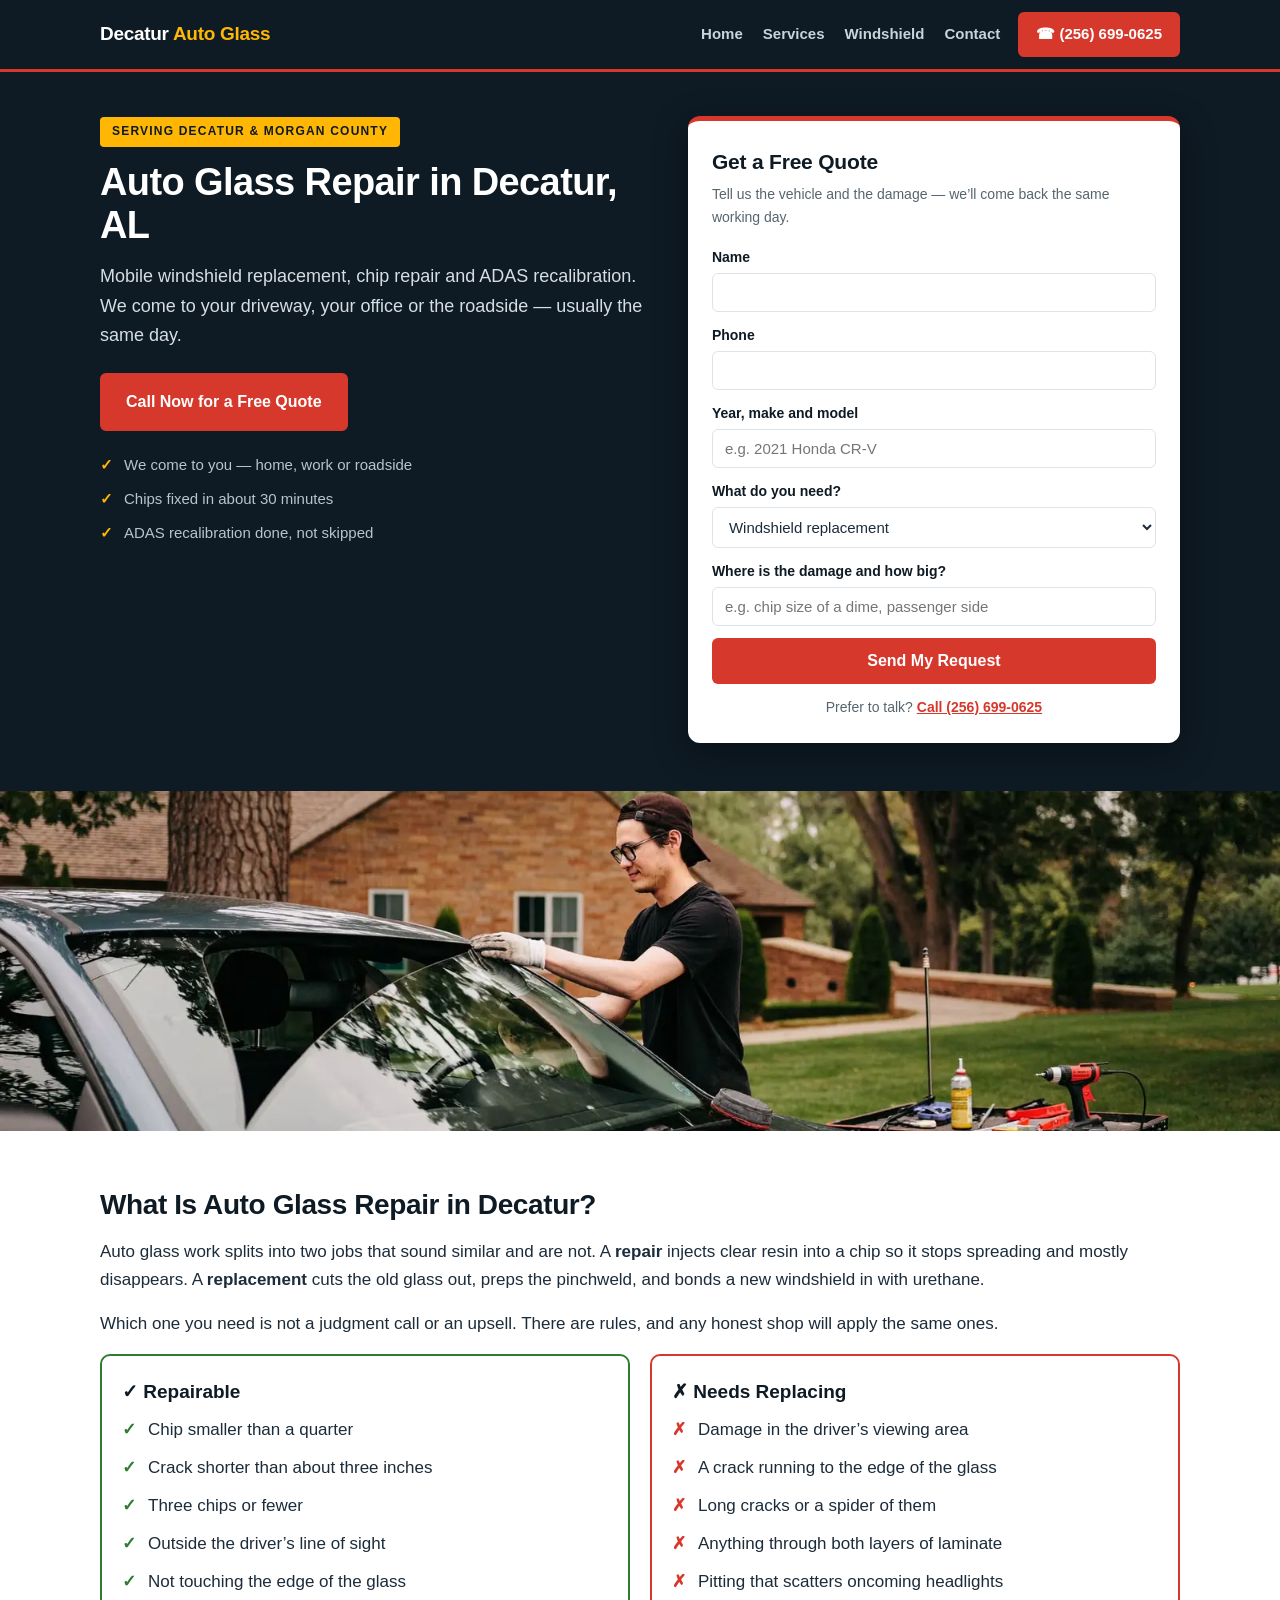
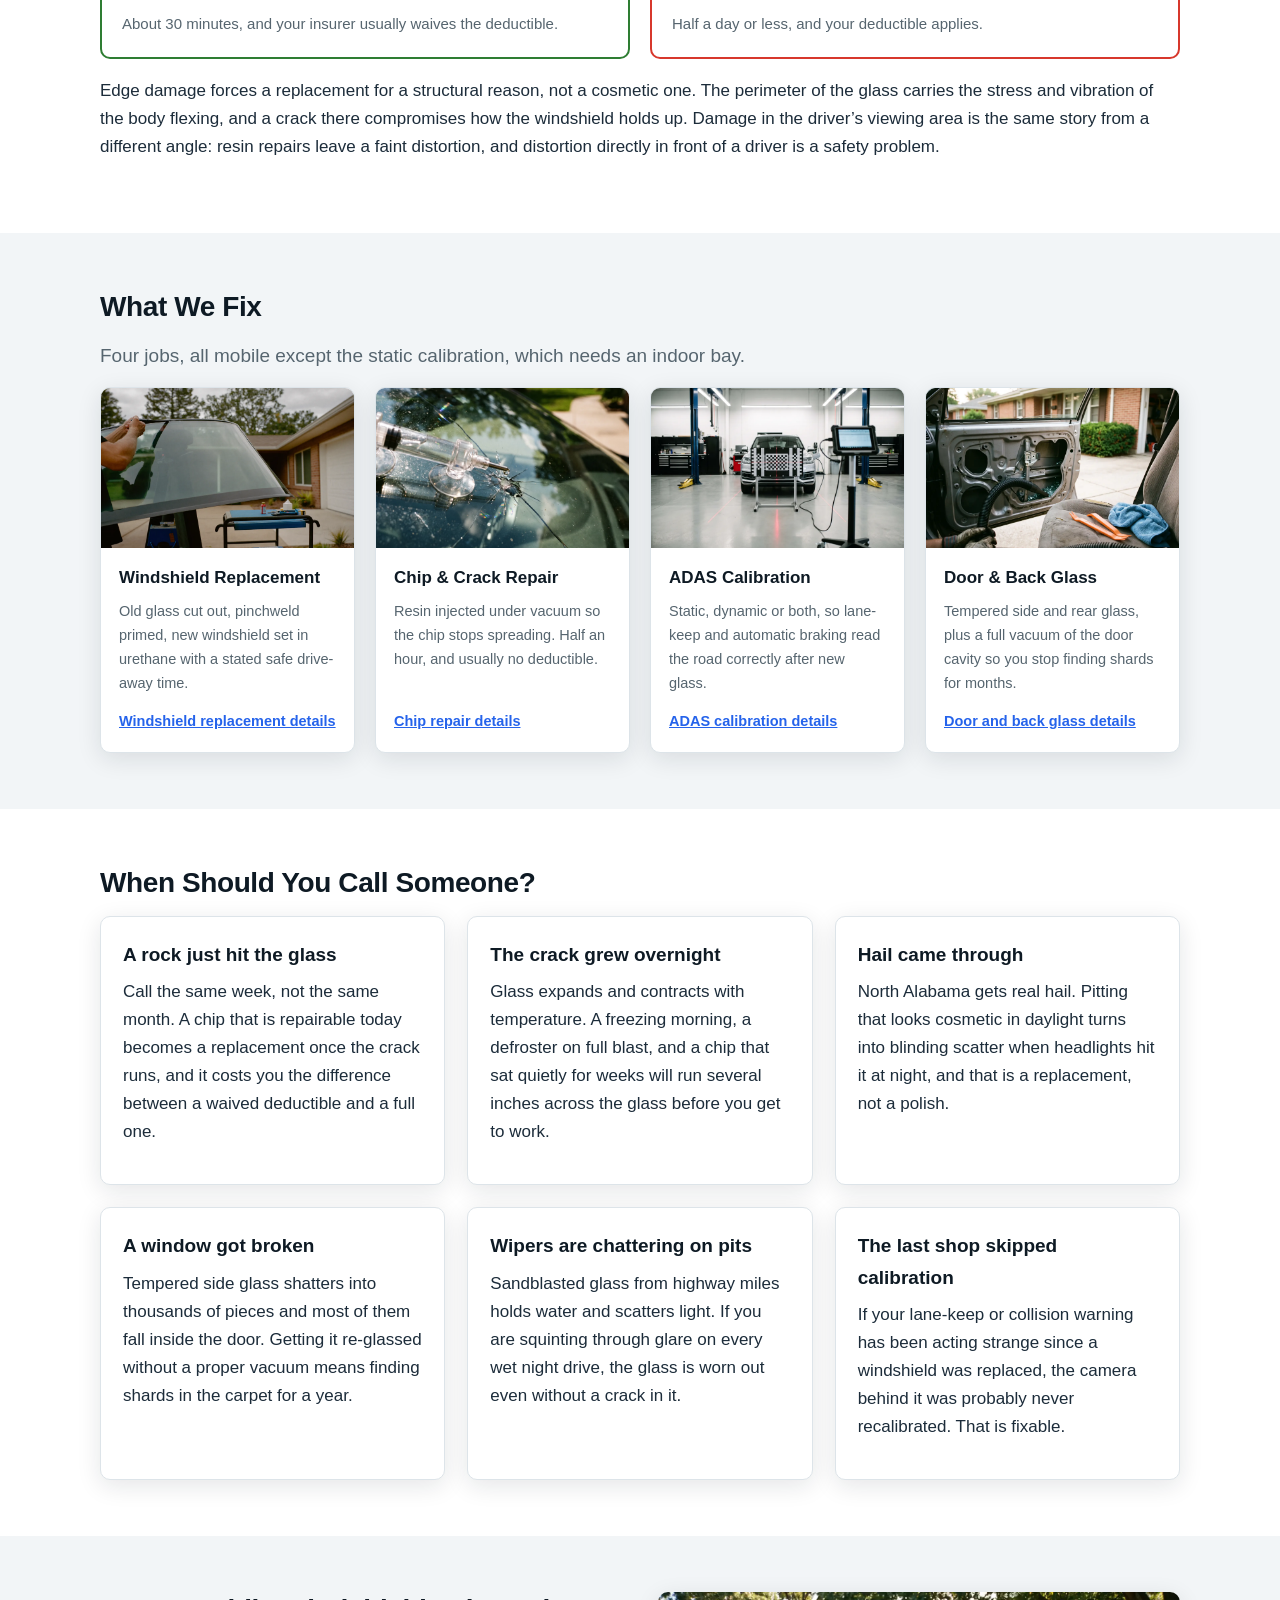
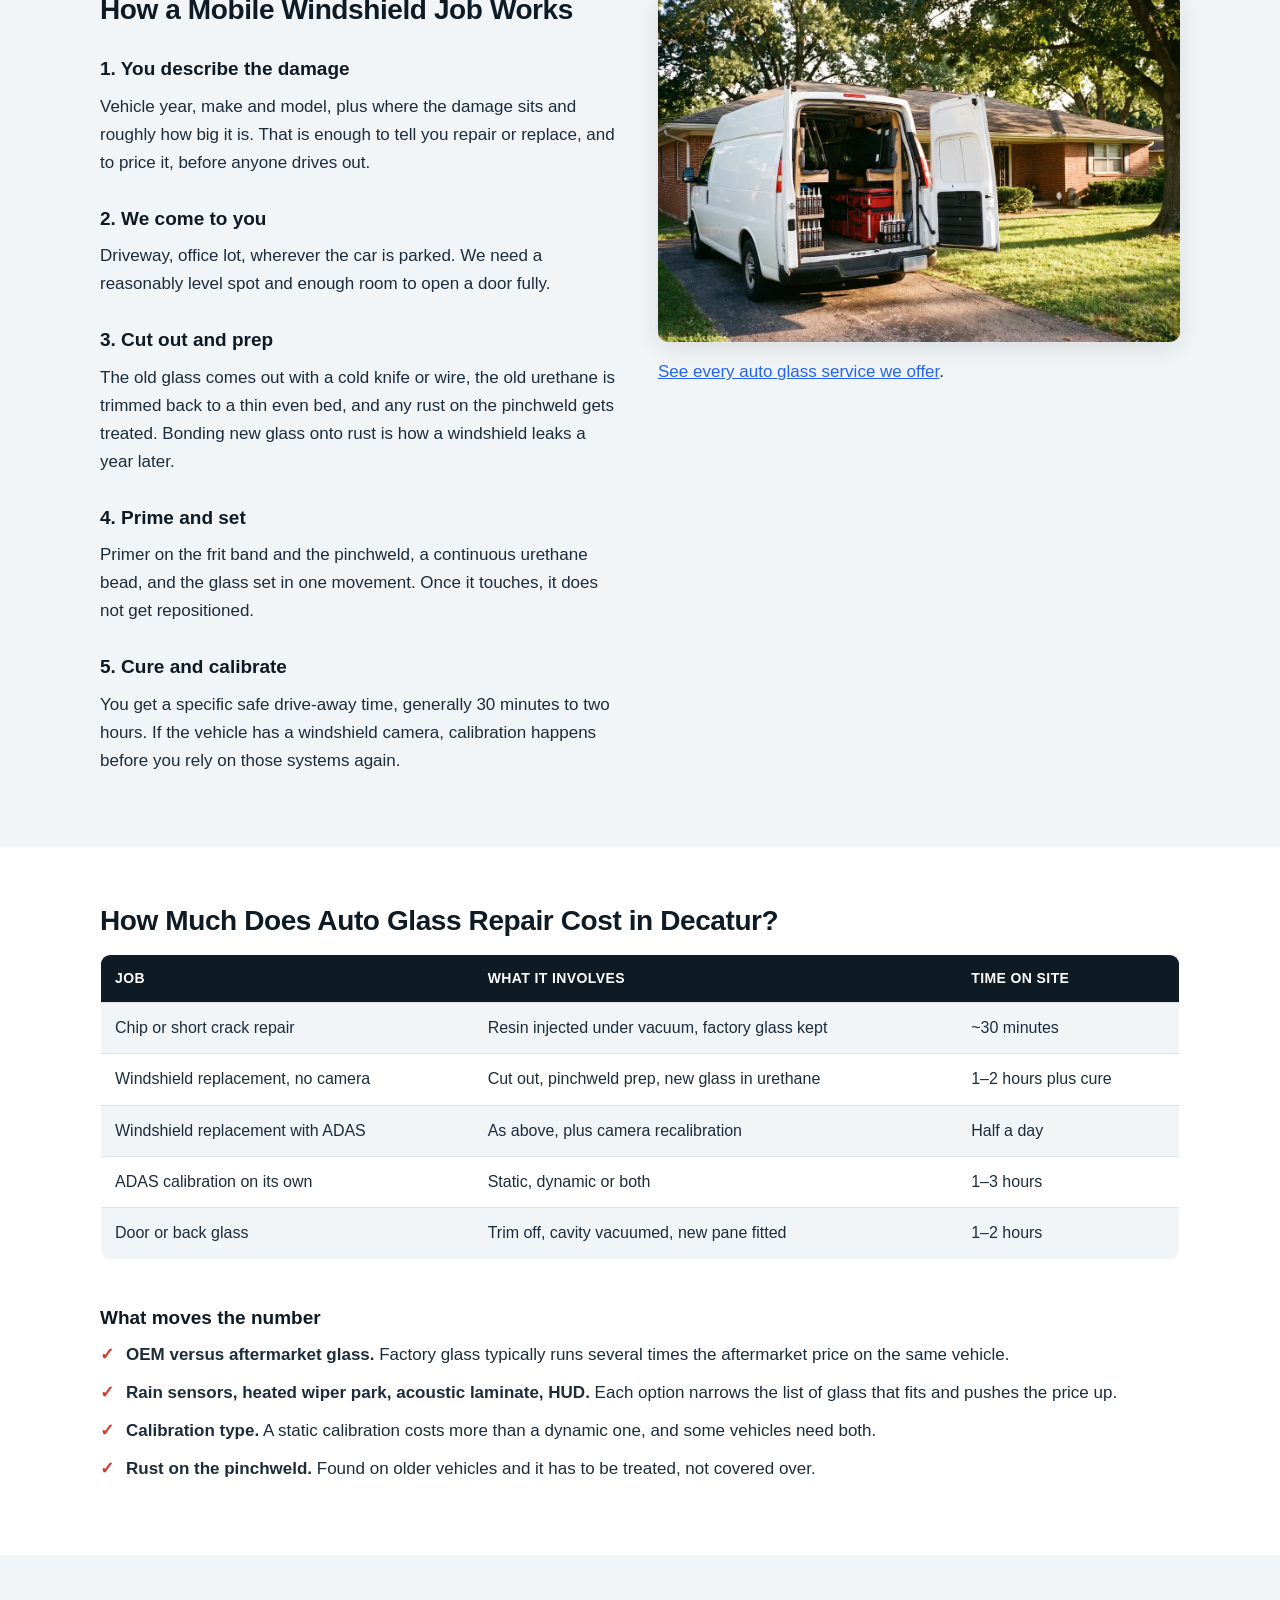
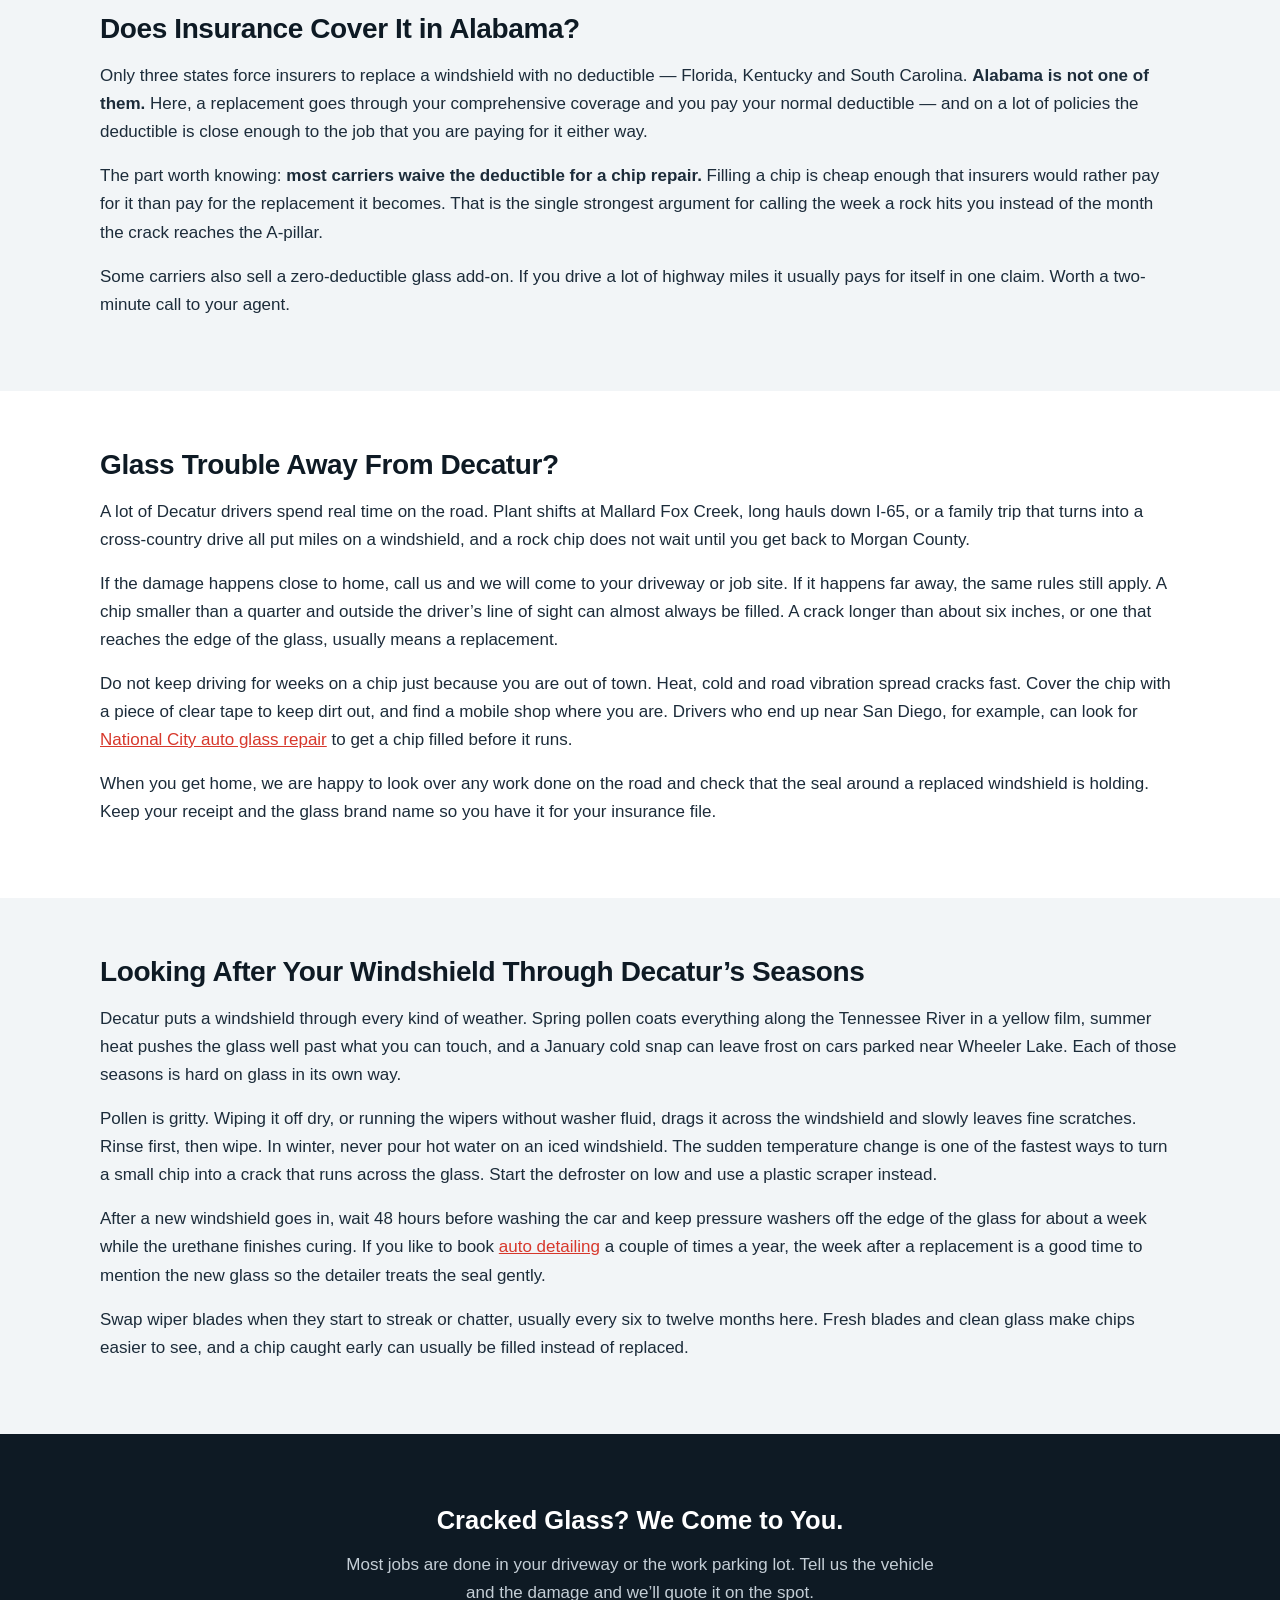
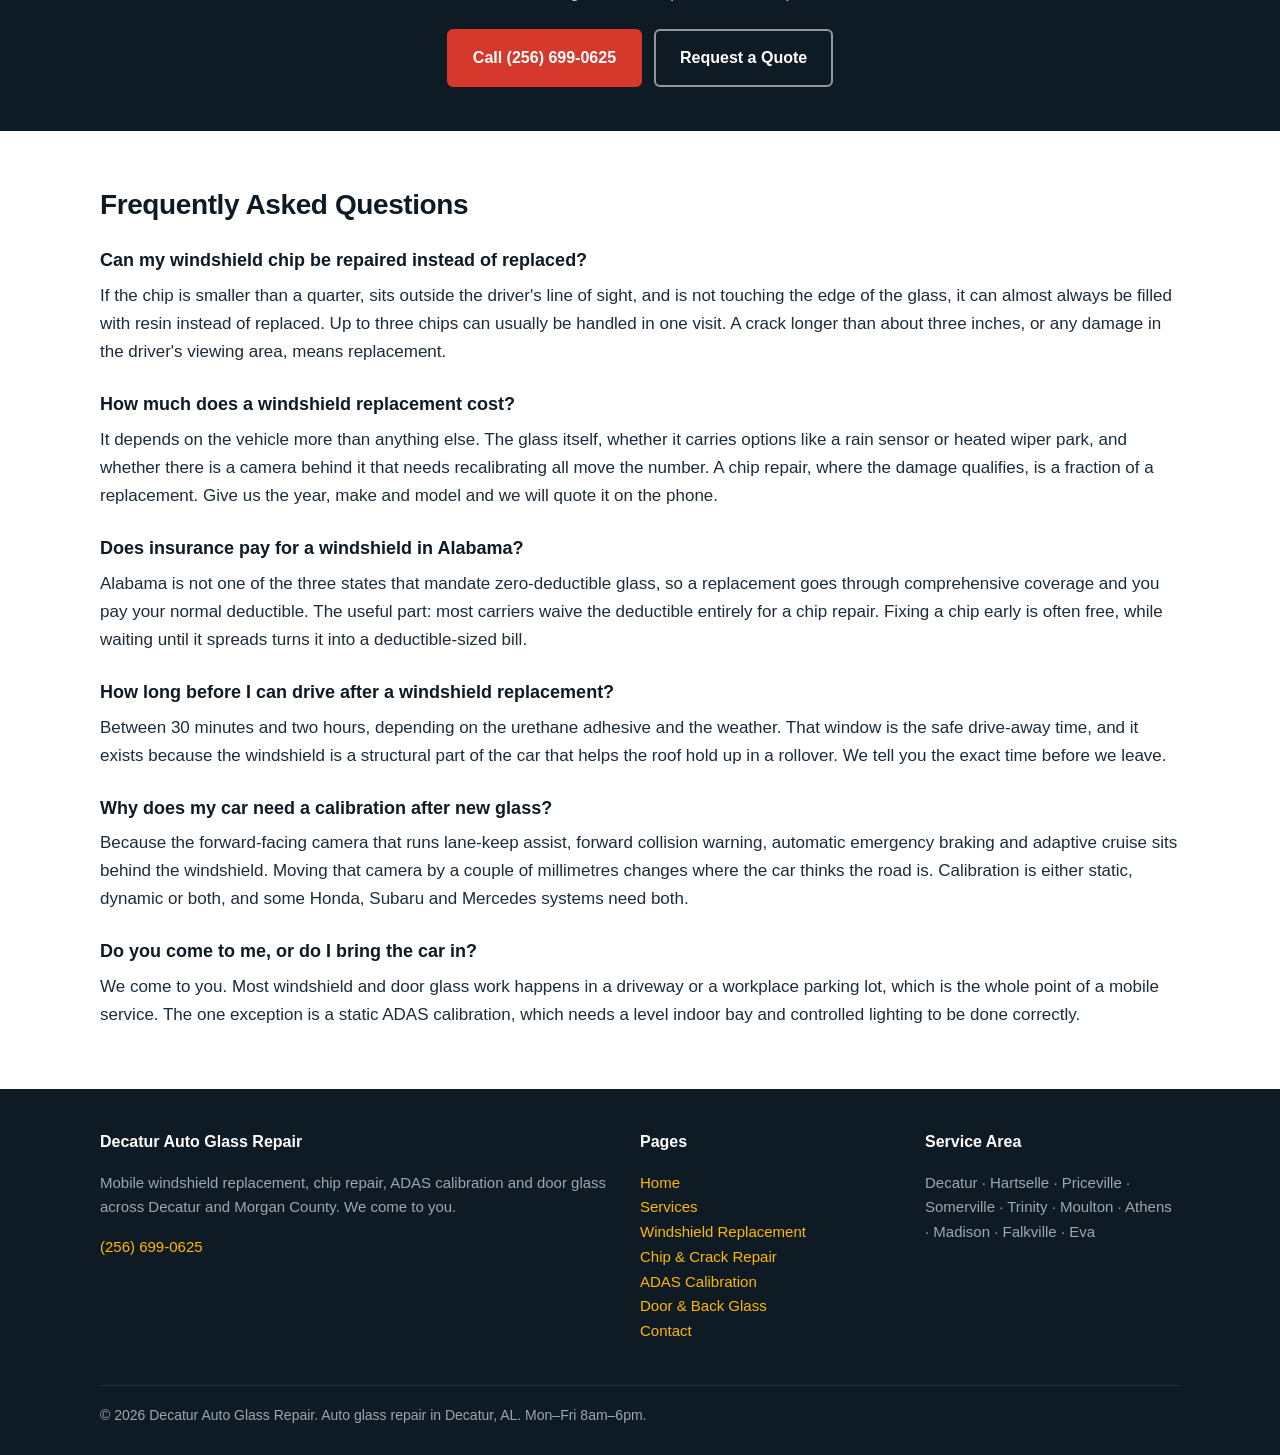
<file: index.html>
<!DOCTYPE html>
<html lang="en">
<head>
<meta charset="utf-8">
<meta name="viewport" content="width=device-width, initial-scale=1">
<title>Auto Glass Repair in Decatur, AL | Mobile Service</title>
<meta name="description" content="Mobile auto glass repair in Decatur, AL. Windshield replacement, chip repair and ADAS calibration at your home or office. Free quote: (256) 699-0625.">
<link rel="canonical" href="https://www.decaturautoglassrepair.com/">
<link rel="stylesheet" href="styles.css">
</head>
<body>

<!-- NAV -->
<nav class="nav">
  <div class="nav-inner">
    <a class="brand" href="/">Decatur <span>Auto Glass</span></a>
    <div class="nav-links">
      <a href="/">Home</a>
      <a href="services.html">Services</a>
      <a href="windshield-replacement-decatur.html">Windshield</a>
      <a href="contact.html">Contact</a>
    </div>
    <a class="nav-cta" href="tel:+12566990625">&#9742; (256) 699-0625</a>
  </div>
</nav>

<header class="hero">
  <div class="wrap hero-grid">
    <div class="hero-copy">
      <span class="eyebrow">Serving Decatur &amp; Morgan County</span>
      <h1>Auto Glass Repair in Decatur, AL</h1>
      <p class="hero-sub">Mobile windshield replacement, chip repair and ADAS recalibration. We come to your driveway, your office or the roadside &mdash; usually the same day.</p>
      <a class="btn" href="tel:+12566990625">Call Now for a Free Quote</a>
      <ul class="hero-points">
        <li>We come to you &mdash; home, work or roadside</li>
        <li>Chips fixed in about 30 minutes</li>
        <li>ADAS recalibration done, not skipped</li>
      </ul>
    </div>
    <div class="hero-form">
      <h2>Get a Free Quote</h2>
      <p class="form-note">Tell us the vehicle and the damage &mdash; we&rsquo;ll come back the same working day.</p>
      <form action="https://formspree.io/f/mzebyjeb" method="POST">
        <input type="hidden" name="_subject" value="New Lead &mdash; Auto Glass Repair in Decatur">
        <label for="hf-name">Name</label>
        <input type="text" id="hf-name" name="name" required>
        <label for="hf-phone">Phone</label>
        <input type="tel" id="hf-phone" name="phone" required>
        <label for="hf-vehicle">Year, make and model</label>
        <input type="text" id="hf-vehicle" name="vehicle" placeholder="e.g. 2021 Honda CR-V" required>
        <label for="hf-service">What do you need?</label>
        <select id="hf-service" name="service">
          <option>Windshield replacement</option>
          <option>Chip or crack repair</option>
          <option>ADAS calibration</option>
          <option>Door or back glass</option>
          <option>Not sure &mdash; need advice</option>
        </select>
        <label for="hf-damage">Where is the damage and how big?</label>
        <input type="text" id="hf-damage" name="damage" placeholder="e.g. chip size of a dime, passenger side">
        <input type="text" name="_gotcha" style="display:none" tabindex="-1">
        <button type="submit">Send My Request</button>
      </form>
      <p class="form-alt">Prefer to talk? <a href="tel:+12566990625">Call (256) 699-0625</a></p>
    </div>
  </div>
</header>

<section class="hero-band">
  <img src="auto-glass-technician-decatur.webp" alt="Mobile technician setting a new windshield into a sedan" width="1600" height="900">
</section>

<!-- WHAT IS IT -->
<section class="section">
  <div class="wrap">
    <h2>What Is Auto Glass Repair in Decatur?</h2>
    <p>Auto glass work splits into two jobs that sound similar and are not. A <strong>repair</strong> injects clear resin into a chip so it stops spreading and mostly disappears. A <strong>replacement</strong> cuts the old glass out, preps the pinchweld, and bonds a new windshield in with urethane.</p>
    <p>Which one you need is not a judgment call or an upsell. There are rules, and any honest shop will apply the same ones.</p>

    <div class="verdict">
      <div class="ok">
        <h3>&#10003; Repairable</h3>
        <ul class="checks">
          <li>Chip smaller than a quarter</li>
          <li>Crack shorter than about three inches</li>
          <li>Three chips or fewer</li>
          <li>Outside the driver&rsquo;s line of sight</li>
          <li>Not touching the edge of the glass</li>
        </ul>
        <p style="margin:0;font-size:15px;color:var(--muted);">About 30 minutes, and your insurer usually waives the deductible.</p>
      </div>
      <div class="no">
        <h3>&#10007; Needs Replacing</h3>
        <ul class="checks">
          <li>Damage in the driver&rsquo;s viewing area</li>
          <li>A crack running to the edge of the glass</li>
          <li>Long cracks or a spider of them</li>
          <li>Anything through both layers of laminate</li>
          <li>Pitting that scatters oncoming headlights</li>
        </ul>
        <p style="margin:0;font-size:15px;color:var(--muted);">Half a day or less, and your deductible applies.</p>
      </div>
    </div>

    <p>Edge damage forces a replacement for a structural reason, not a cosmetic one. The perimeter of the glass carries the stress and vibration of the body flexing, and a crack there compromises how the windshield holds up. Damage in the driver&rsquo;s viewing area is the same story from a different angle: resin repairs leave a faint distortion, and distortion directly in front of a driver is a safety problem.</p>
  </div>
</section>

<!-- SERVICES GRID -->
<section class="section alt">
  <div class="wrap">
    <h2>What We Fix</h2>
    <p class="lead">Four jobs, all mobile except the static calibration, which needs an indoor bay.</p>
    <div class="svc-grid">
      <div class="svc-card">
        <img src="windshield-replacement-decatur.webp" alt="Technician cutting out an old windshield" width="1600" height="1067" loading="lazy">
        <div class="svc-body">
          <h3>Windshield Replacement</h3>
          <p>Old glass cut out, pinchweld primed, new windshield set in urethane with a stated safe drive-away time.</p>
          <a class="svc-link" href="windshield-replacement-decatur.html">Windshield replacement details</a>
        </div>
      </div>
      <div class="svc-card">
        <img src="windshield-chip-repair-decatur.webp" alt="Resin injector bridge over a star-break chip" width="1500" height="1006" loading="lazy">
        <div class="svc-body">
          <h3>Chip &amp; Crack Repair</h3>
          <p>Resin injected under vacuum so the chip stops spreading. Half an hour, and usually no deductible.</p>
          <a class="svc-link" href="windshield-chip-repair-decatur.html">Chip repair details</a>
        </div>
      </div>
      <div class="svc-card">
        <img src="adas-calibration-decatur.webp" alt="Static ADAS calibration target board set up in front of an SUV" width="1500" height="1006" loading="lazy">
        <div class="svc-body">
          <h3>ADAS Calibration</h3>
          <p>Static, dynamic or both, so lane-keep and automatic braking read the road correctly after new glass.</p>
          <a class="svc-link" href="adas-calibration-decatur.html">ADAS calibration details</a>
        </div>
      </div>
      <div class="svc-card">
        <img src="car-window-replacement-decatur.webp" alt="Technician fitting a new door glass into a car" width="1600" height="1067" loading="lazy">
        <div class="svc-body">
          <h3>Door &amp; Back Glass</h3>
          <p>Tempered side and rear glass, plus a full vacuum of the door cavity so you stop finding shards for months.</p>
          <a class="svc-link" href="car-window-replacement-decatur.html">Door and back glass details</a>
        </div>
      </div>
    </div>
  </div>
</section>

<!-- WHEN -->
<section class="section">
  <div class="wrap">
    <h2>When Should You Call Someone?</h2>
    <div class="grid3">
      <div class="card">
        <h3>A rock just hit the glass</h3>
        <p>Call the same week, not the same month. A chip that is repairable today becomes a replacement once the crack runs, and it costs you the difference between a waived deductible and a full one.</p>
      </div>
      <div class="card">
        <h3>The crack grew overnight</h3>
        <p>Glass expands and contracts with temperature. A freezing morning, a defroster on full blast, and a chip that sat quietly for weeks will run several inches across the glass before you get to work.</p>
      </div>
      <div class="card">
        <h3>Hail came through</h3>
        <p>North Alabama gets real hail. Pitting that looks cosmetic in daylight turns into blinding scatter when headlights hit it at night, and that is a replacement, not a polish.</p>
      </div>
      <div class="card">
        <h3>A window got broken</h3>
        <p>Tempered side glass shatters into thousands of pieces and most of them fall inside the door. Getting it re-glassed without a proper vacuum means finding shards in the carpet for a year.</p>
      </div>
      <div class="card">
        <h3>Wipers are chattering on pits</h3>
        <p>Sandblasted glass from highway miles holds water and scatters light. If you are squinting through glare on every wet night drive, the glass is worn out even without a crack in it.</p>
      </div>
      <div class="card">
        <h3>The last shop skipped calibration</h3>
        <p>If your lane-keep or collision warning has been acting strange since a windshield was replaced, the camera behind it was probably never recalibrated. That is fixable.</p>
      </div>
    </div>
  </div>
</section>

<!-- HOW IT WORKS -->
<section class="section alt">
  <div class="wrap grid2">
    <div>
      <h2>How a Mobile Windshield Job Works</h2>
      <h3>1. You describe the damage</h3>
      <p>Vehicle year, make and model, plus where the damage sits and roughly how big it is. That is enough to tell you repair or replace, and to price it, before anyone drives out.</p>
      <h3>2. We come to you</h3>
      <p>Driveway, office lot, wherever the car is parked. We need a reasonably level spot and enough room to open a door fully.</p>
      <h3>3. Cut out and prep</h3>
      <p>The old glass comes out with a cold knife or wire, the old urethane is trimmed back to a thin even bed, and any rust on the pinchweld gets treated. Bonding new glass onto rust is how a windshield leaks a year later.</p>
      <h3>4. Prime and set</h3>
      <p>Primer on the frit band and the pinchweld, a continuous urethane bead, and the glass set in one movement. Once it touches, it does not get repositioned.</p>
      <h3>5. Cure and calibrate</h3>
      <p>You get a specific safe drive-away time, generally 30 minutes to two hours. If the vehicle has a windshield camera, calibration happens before you rely on those systems again.</p>
    </div>
    <div>
      <div class="figure"><img src="mobile-auto-glass-van-decatur.webp" alt="Mobile service van with windshield racks and urethane loaded" width="1500" height="1006" loading="lazy"></div>
      <p style="margin-top:16px;"><a href="services.html" style="color: #2563eb; text-decoration: underline;">See every auto glass service we offer</a>.</p>
    </div>
  </div>
</section>

<!-- COST -->
<section class="section">
  <div class="wrap">
    <h2>How Much Does Auto Glass Repair Cost in Decatur?</h2>
    <div class="table-scroll">
      <table class="price">
        <tr><th>Job</th><th>What it involves</th><th>Time on site</th></tr>
        <tr><td>Chip or short crack repair</td><td>Resin injected under vacuum, factory glass kept</td><td>~30 minutes</td></tr>
        <tr><td>Windshield replacement, no camera</td><td>Cut out, pinchweld prep, new glass in urethane</td><td>1&ndash;2 hours plus cure</td></tr>
        <tr><td>Windshield replacement with ADAS</td><td>As above, plus camera recalibration</td><td>Half a day</td></tr>
        <tr><td>ADAS calibration on its own</td><td>Static, dynamic or both</td><td>1&ndash;3 hours</td></tr>
        <tr><td>Door or back glass</td><td>Trim off, cavity vacuumed, new pane fitted</td><td>1&ndash;2 hours</td></tr>
      </table>
    </div>
    <h3>What moves the number</h3>
    <ul class="checks">
      <li><strong>OEM versus aftermarket glass.</strong> Factory glass typically runs several times the aftermarket price on the same vehicle.</li>
      <li><strong>Rain sensors, heated wiper park, acoustic laminate, HUD.</strong> Each option narrows the list of glass that fits and pushes the price up.</li>
      <li><strong>Calibration type.</strong> A static calibration costs more than a dynamic one, and some vehicles need both.</li>
      <li><strong>Rust on the pinchweld.</strong> Found on older vehicles and it has to be treated, not covered over.</li>
    </ul>
  </div>
</section>

<!-- INSURANCE -->
<section class="section alt">
  <div class="wrap">
    <h2>Does Insurance Cover It in Alabama?</h2>
    <p>Only three states force insurers to replace a windshield with no deductible &mdash; Florida, Kentucky and South Carolina. <strong>Alabama is not one of them.</strong> Here, a replacement goes through your comprehensive coverage and you pay your normal deductible &mdash; and on a lot of policies the deductible is close enough to the job that you are paying for it either way.</p>
    <p>The part worth knowing: <strong>most carriers waive the deductible for a chip repair.</strong> Filling a chip is cheap enough that insurers would rather pay for it than pay for the replacement it becomes. That is the single strongest argument for calling the week a rock hits you instead of the month the crack reaches the A-pillar.</p>
    <p>Some carriers also sell a zero-deductible glass add-on. If you drive a lot of highway miles it usually pays for itself in one claim. Worth a two-minute call to your agent.</p>
  </div>
</section>

<section class="section">
  <div class="wrap">
    <h2>Glass Trouble Away From Decatur?</h2>
    <p>A lot of Decatur drivers spend real time on the road. Plant shifts at Mallard Fox Creek, long hauls down I-65, or a family trip that turns into a cross-country drive all put miles on a windshield, and a rock chip does not wait until you get back to Morgan County.</p>
    <p>If the damage happens close to home, call us and we will come to your driveway or job site. If it happens far away, the same rules still apply. A chip smaller than a quarter and outside the driver&rsquo;s line of sight can almost always be filled. A crack longer than about six inches, or one that reaches the edge of the glass, usually means a replacement.</p>
    <p>Do not keep driving for weeks on a chip just because you are out of town. Heat, cold and road vibration spread cracks fast. Cover the chip with a piece of clear tape to keep dirt out, and find a mobile shop where you are. Drivers who end up near San Diego, for example, can look for <a href="https://nationalcitymobileautoglass.com/">National City auto glass repair</a> to get a chip filled before it runs.</p>
    <p>When you get home, we are happy to look over any work done on the road and check that the seal around a replaced windshield is holding. Keep your receipt and the glass brand name so you have it for your insurance file.</p>
  </div>
</section>

<section class="section alt">
  <div class="wrap">
    <h2>Looking After Your Windshield Through Decatur&rsquo;s Seasons</h2>
    <p>Decatur puts a windshield through every kind of weather. Spring pollen coats everything along the Tennessee River in a yellow film, summer heat pushes the glass well past what you can touch, and a January cold snap can leave frost on cars parked near Wheeler Lake. Each of those seasons is hard on glass in its own way.</p>
    <p>Pollen is gritty. Wiping it off dry, or running the wipers without washer fluid, drags it across the windshield and slowly leaves fine scratches. Rinse first, then wipe. In winter, never pour hot water on an iced windshield. The sudden temperature change is one of the fastest ways to turn a small chip into a crack that runs across the glass. Start the defroster on low and use a plastic scraper instead.</p>
    <p>After a new windshield goes in, wait 48 hours before washing the car and keep pressure washers off the edge of the glass for about a week while the urethane finishes curing. If you like to book <a href="https://cardetailingwarren.com/">auto detailing</a> a couple of times a year, the week after a replacement is a good time to mention the new glass so the detailer treats the seal gently.</p>
    <p>Swap wiper blades when they start to streak or chatter, usually every six to twelve months here. Fresh blades and clean glass make chips easier to see, and a chip caught early can usually be filled instead of replaced.</p>
  </div>
</section>

<section class="band">
  <div class="wrap">
    <h2>Cracked Glass? We Come to You.</h2>
    <p>Most jobs are done in your driveway or the work parking lot. Tell us the vehicle and the damage and we&rsquo;ll quote it on the spot.</p>
    <div class="btn-row" style="justify-content:center">
      <a class="btn" href="tel:+12566990625">Call (256) 699-0625</a>
      <a class="btn btn-ghost" href="contact.html">Request a Quote</a>
    </div>
  </div>
</section>

<!-- FAQ -->
<section class="section faq">
  <div class="wrap">
<h2>Frequently Asked Questions</h2>
<h3>Can my windshield chip be repaired instead of replaced?</h3>
<p>If the chip is smaller than a quarter, sits outside the driver's line of sight, and is not touching the edge of the glass, it can almost always be filled with resin instead of replaced. Up to three chips can usually be handled in one visit. A crack longer than about three inches, or any damage in the driver's viewing area, means replacement.</p>
<h3>How much does a windshield replacement cost?</h3>
<p>It depends on the vehicle more than anything else. The glass itself, whether it carries options like a rain sensor or heated wiper park, and whether there is a camera behind it that needs recalibrating all move the number. A chip repair, where the damage qualifies, is a fraction of a replacement. Give us the year, make and model and we will quote it on the phone.</p>
<h3>Does insurance pay for a windshield in Alabama?</h3>
<p>Alabama is not one of the three states that mandate zero-deductible glass, so a replacement goes through comprehensive coverage and you pay your normal deductible. The useful part: most carriers waive the deductible entirely for a chip repair. Fixing a chip early is often free, while waiting until it spreads turns it into a deductible-sized bill.</p>
<h3>How long before I can drive after a windshield replacement?</h3>
<p>Between 30 minutes and two hours, depending on the urethane adhesive and the weather. That window is the safe drive-away time, and it exists because the windshield is a structural part of the car that helps the roof hold up in a rollover. We tell you the exact time before we leave.</p>
<h3>Why does my car need a calibration after new glass?</h3>
<p>Because the forward-facing camera that runs lane-keep assist, forward collision warning, automatic emergency braking and adaptive cruise sits behind the windshield. Moving that camera by a couple of millimetres changes where the car thinks the road is. Calibration is either static, dynamic or both, and some Honda, Subaru and Mercedes systems need both.</p>
<h3>Do you come to me, or do I bring the car in?</h3>
<p>We come to you. Most windshield and door glass work happens in a driveway or a workplace parking lot, which is the whole point of a mobile service. The one exception is a static ADAS calibration, which needs a level indoor bay and controlled lighting to be done correctly.</p>
  </div>
</section>

<!-- FOOTER -->
<footer class="footer">
  <div class="wrap">
    <div class="foot-grid">
      <div>
        <h4>Decatur Auto Glass Repair</h4>
        <p>Mobile windshield replacement, chip repair, ADAS calibration and door glass across Decatur and Morgan County. We come to you.</p>
        <p><a href="tel:+12566990625">(256) 699-0625</a></p>
      </div>
      <div>
        <h4>Pages</h4>
        <p><a href="/">Home</a><br>
        <a href="services.html">Services</a><br>
        <a href="windshield-replacement-decatur.html">Windshield Replacement</a><br>
        <a href="windshield-chip-repair-decatur.html">Chip &amp; Crack Repair</a><br>
        <a href="adas-calibration-decatur.html">ADAS Calibration</a><br>
        <a href="car-window-replacement-decatur.html">Door &amp; Back Glass</a><br>
        <a href="contact.html">Contact</a></p>
      </div>
      <div>
        <h4>Service Area</h4>
        <p>Decatur &middot; Hartselle &middot; Priceville &middot; Somerville &middot; Trinity &middot; Moulton &middot; Athens &middot; Madison &middot; Falkville &middot; Eva</p>
      </div>
    </div>
    <div class="foot-bottom">&copy; 2026 Decatur Auto Glass Repair. Auto glass repair in Decatur, AL. Mon&ndash;Fri 8am&ndash;6pm.</div>
  </div>
</footer>

<script type="application/ld+json">
{"@context": "https://schema.org", "@type": "AutoGlassShop", "name": "Decatur Auto Glass Repair", "telephone": "(256) 699-0625", "address": {"@type": "PostalAddress", "addressLocality": "Decatur", "addressRegion": "AL", "addressCountry": "US"}, "areaServed": "Decatur, AL", "description": "Mobile auto glass repair in Decatur, AL", "openingHours": "Mo-Fr 08:00-18:00"}
</script>
<script type="application/ld+json">
{"@context": "https://schema.org", "@type": "FAQPage", "mainEntity": [{"@type": "Question", "name": "Can my windshield chip be repaired instead of replaced?", "acceptedAnswer": {"@type": "Answer", "text": "If the chip is smaller than a quarter, sits outside the driver's line of sight, and is not touching the edge of the glass, it can almost always be filled with resin instead of replaced. Up to three chips can usually be handled in one visit. A crack longer than about three inches, or any damage in the driver's viewing area, means replacement."}}, {"@type": "Question", "name": "How much does a windshield replacement cost?", "acceptedAnswer": {"@type": "Answer", "text": "It depends on the vehicle more than anything else. The glass itself, whether it carries options like a rain sensor or heated wiper park, and whether there is a camera behind it that needs recalibrating all move the number. A chip repair, where the damage qualifies, is a fraction of a replacement. Give us the year, make and model and we will quote it on the phone."}}, {"@type": "Question", "name": "Does insurance pay for a windshield in Alabama?", "acceptedAnswer": {"@type": "Answer", "text": "Alabama is not one of the three states that mandate zero-deductible glass, so a replacement goes through comprehensive coverage and you pay your normal deductible. The useful part: most carriers waive the deductible entirely for a chip repair. Fixing a chip early is often free, while waiting until it spreads turns it into a deductible-sized bill."}}, {"@type": "Question", "name": "How long before I can drive after a windshield replacement?", "acceptedAnswer": {"@type": "Answer", "text": "Between 30 minutes and two hours, depending on the urethane adhesive and the weather. That window is the safe drive-away time, and it exists because the windshield is a structural part of the car that helps the roof hold up in a rollover. We tell you the exact time before we leave."}}, {"@type": "Question", "name": "Why does my car need a calibration after new glass?", "acceptedAnswer": {"@type": "Answer", "text": "Because the forward-facing camera that runs lane-keep assist, forward collision warning, automatic emergency braking and adaptive cruise sits behind the windshield. Moving that camera by a couple of millimetres changes where the car thinks the road is. Calibration is either static, dynamic or both, and some Honda, Subaru and Mercedes systems need both."}}, {"@type": "Question", "name": "Do you come to me, or do I bring the car in?", "acceptedAnswer": {"@type": "Answer", "text": "We come to you. Most windshield and door glass work happens in a driveway or a workplace parking lot, which is the whole point of a mobile service. The one exception is a static ADAS calibration, which needs a level indoor bay and controlled lighting to be done correctly."}}]}
</script>
</body>
</html>
</file>
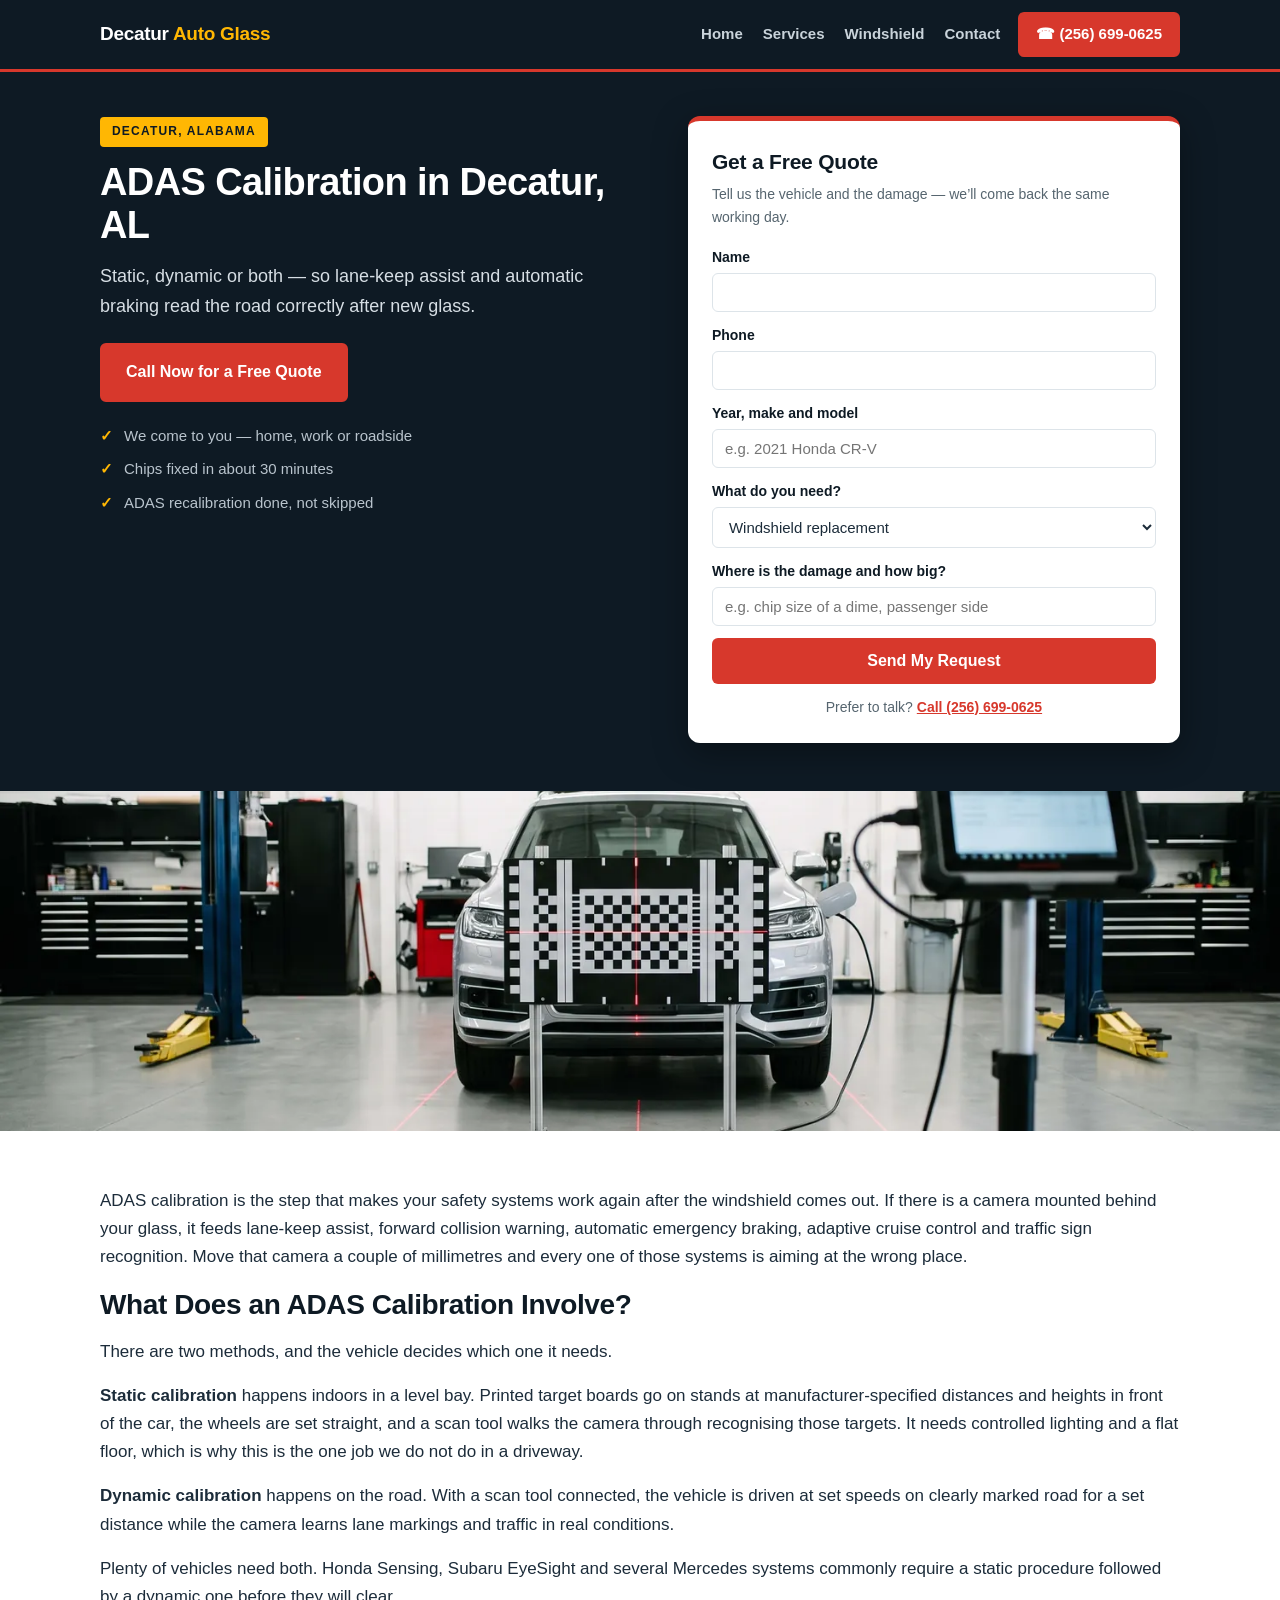
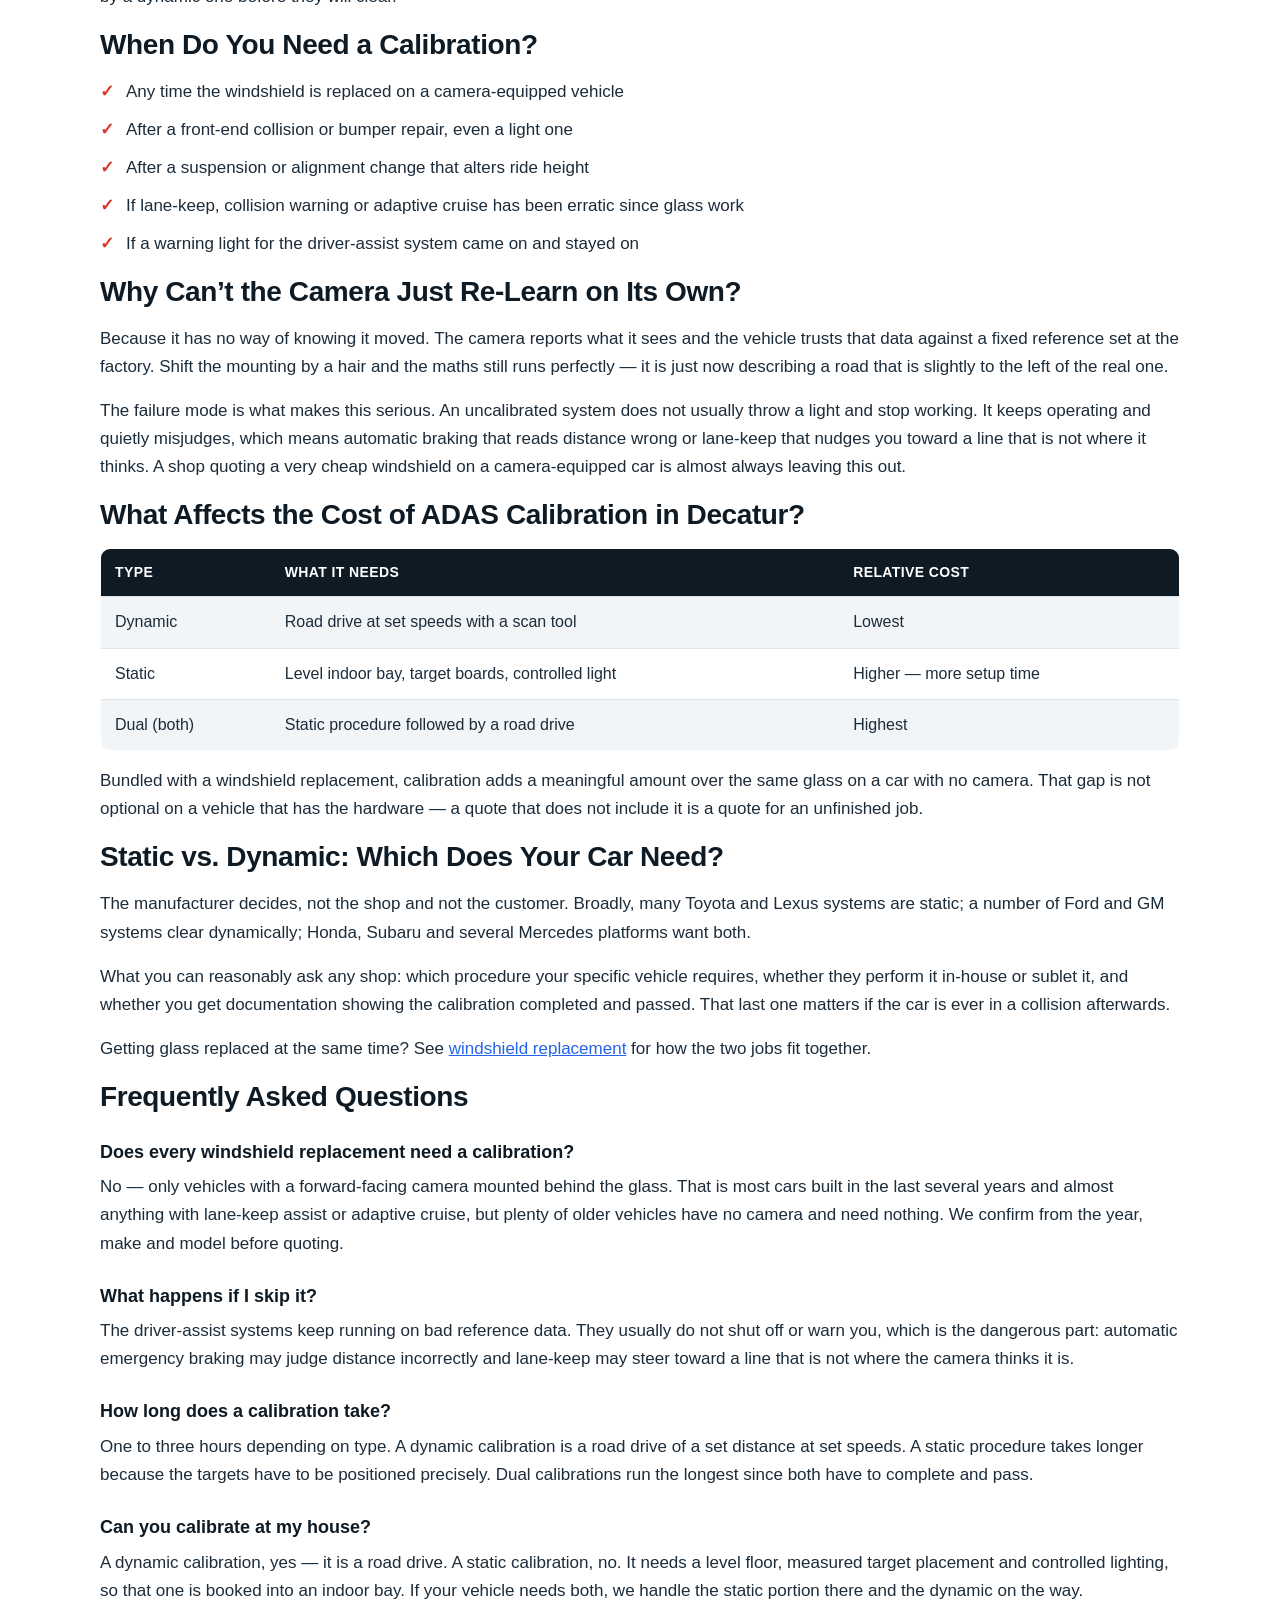
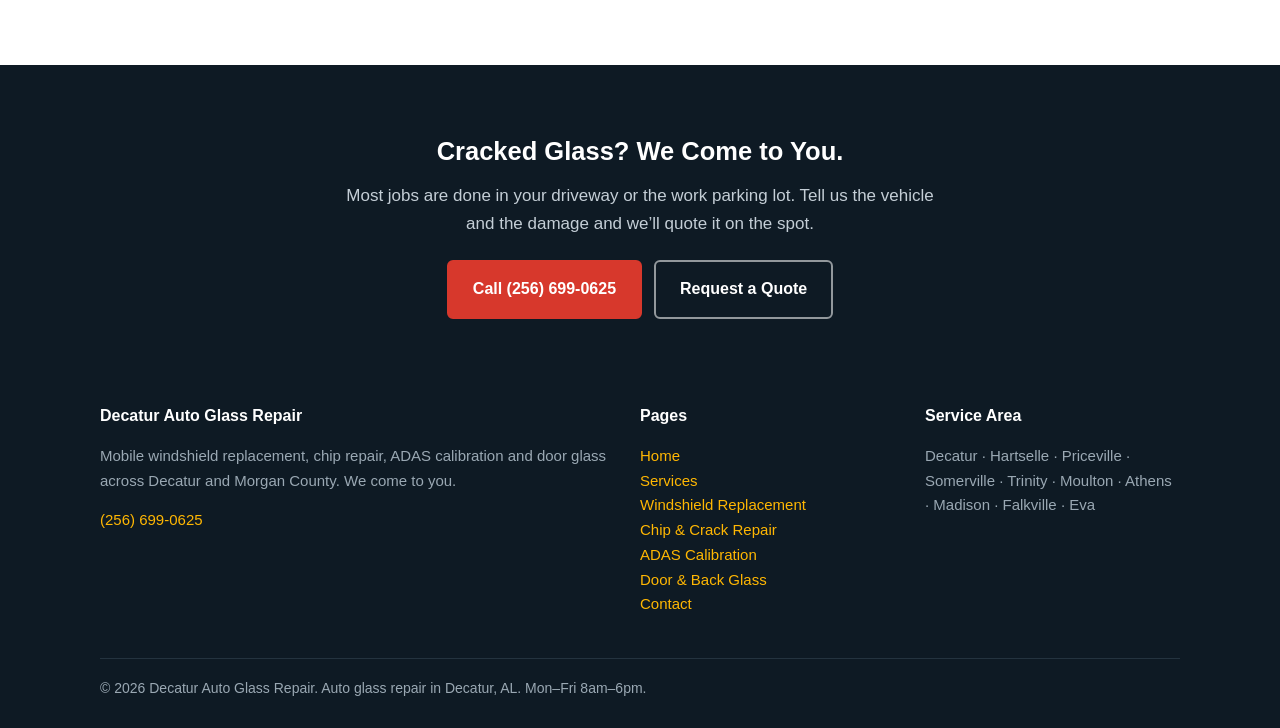
<file: adas-calibration-decatur.html>
<!DOCTYPE html>
<html lang="en">
<head>
<meta charset="utf-8">
<meta name="viewport" content="width=device-width, initial-scale=1">
<title>ADAS Calibration in Decatur, AL | After New Glass</title>
<meta name="description" content="ADAS windshield camera calibration in Decatur, AL. Static, dynamic or dual, so lane-keep and automatic braking work after a replacement. (256) 699-0625.">
<link rel="canonical" href="https://www.decaturautoglassrepair.com/adas-calibration-decatur.html">
<link rel="stylesheet" href="styles.css">
</head>
<body>

<!-- NAV -->
<nav class="nav">
  <div class="nav-inner">
    <a class="brand" href="/">Decatur <span>Auto Glass</span></a>
    <div class="nav-links">
      <a href="/">Home</a>
      <a href="services.html">Services</a>
      <a href="windshield-replacement-decatur.html">Windshield</a>
      <a href="contact.html">Contact</a>
    </div>
    <a class="nav-cta" href="tel:+12566990625">&#9742; (256) 699-0625</a>
  </div>
</nav>

<header class="hero">
  <div class="wrap hero-grid">
    <div class="hero-copy">
      <span class="eyebrow">Decatur, Alabama</span>
      <h1>ADAS Calibration in Decatur, AL</h1>
      <p class="hero-sub">Static, dynamic or both &mdash; so lane-keep assist and automatic braking read the road correctly after new glass.</p>
      <a class="btn" href="tel:+12566990625">Call Now for a Free Quote</a>
      <ul class="hero-points">
        <li>We come to you &mdash; home, work or roadside</li>
        <li>Chips fixed in about 30 minutes</li>
        <li>ADAS recalibration done, not skipped</li>
      </ul>
    </div>
    <div class="hero-form">
      <h2>Get a Free Quote</h2>
      <p class="form-note">Tell us the vehicle and the damage &mdash; we&rsquo;ll come back the same working day.</p>
      <form action="https://formspree.io/f/mzebyjeb" method="POST">
        <input type="hidden" name="_subject" value="New Lead &mdash; ADAS Calibration">
        <label for="hf-name">Name</label>
        <input type="text" id="hf-name" name="name" required>
        <label for="hf-phone">Phone</label>
        <input type="tel" id="hf-phone" name="phone" required>
        <label for="hf-vehicle">Year, make and model</label>
        <input type="text" id="hf-vehicle" name="vehicle" placeholder="e.g. 2021 Honda CR-V" required>
        <label for="hf-service">What do you need?</label>
        <select id="hf-service" name="service">
          <option>Windshield replacement</option>
          <option>Chip or crack repair</option>
          <option>ADAS calibration</option>
          <option>Door or back glass</option>
          <option>Not sure &mdash; need advice</option>
        </select>
        <label for="hf-damage">Where is the damage and how big?</label>
        <input type="text" id="hf-damage" name="damage" placeholder="e.g. chip size of a dime, passenger side">
        <input type="text" name="_gotcha" style="display:none" tabindex="-1">
        <button type="submit">Send My Request</button>
      </form>
      <p class="form-alt">Prefer to talk? <a href="tel:+12566990625">Call (256) 699-0625</a></p>
    </div>
  </div>
</header>

<section class="hero-band">
  <img src="adas-calibration-decatur.webp" alt="Static calibration target board set up in front of an SUV" width="1600" height="900">
</section>

<section class="section">
  <div class="wrap">
<p>ADAS calibration is the step that makes your safety systems work again after the windshield comes out. If there is a camera mounted behind your glass, it feeds lane-keep assist, forward collision warning, automatic emergency braking, adaptive cruise control and traffic sign recognition. Move that camera a couple of millimetres and every one of those systems is aiming at the wrong place.</p>

<h2>What Does an ADAS Calibration Involve?</h2>
<p>There are two methods, and the vehicle decides which one it needs.</p>
<p><strong>Static calibration</strong> happens indoors in a level bay. Printed target boards go on stands at manufacturer-specified distances and heights in front of the car, the wheels are set straight, and a scan tool walks the camera through recognising those targets. It needs controlled lighting and a flat floor, which is why this is the one job we do not do in a driveway.</p>
<p><strong>Dynamic calibration</strong> happens on the road. With a scan tool connected, the vehicle is driven at set speeds on clearly marked road for a set distance while the camera learns lane markings and traffic in real conditions.</p>
<p>Plenty of vehicles need both. Honda Sensing, Subaru EyeSight and several Mercedes systems commonly require a static procedure followed by a dynamic one before they will clear.</p>

<h2>When Do You Need a Calibration?</h2>
<ul class="checks">
  <li>Any time the windshield is replaced on a camera-equipped vehicle</li>
  <li>After a front-end collision or bumper repair, even a light one</li>
  <li>After a suspension or alignment change that alters ride height</li>
  <li>If lane-keep, collision warning or adaptive cruise has been erratic since glass work</li>
  <li>If a warning light for the driver-assist system came on and stayed on</li>
</ul>

<h2>Why Can&rsquo;t the Camera Just Re-Learn on Its Own?</h2>
<p>Because it has no way of knowing it moved. The camera reports what it sees and the vehicle trusts that data against a fixed reference set at the factory. Shift the mounting by a hair and the maths still runs perfectly &mdash; it is just now describing a road that is slightly to the left of the real one.</p>
<p>The failure mode is what makes this serious. An uncalibrated system does not usually throw a light and stop working. It keeps operating and quietly misjudges, which means automatic braking that reads distance wrong or lane-keep that nudges you toward a line that is not where it thinks. A shop quoting a very cheap windshield on a camera-equipped car is almost always leaving this out.</p>

<h2>What Affects the Cost of ADAS Calibration in Decatur?</h2>
<div class="table-scroll">
<table class="price">
  <tr><th>Type</th><th>What it needs</th><th>Relative cost</th></tr>
  <tr><td>Dynamic</td><td>Road drive at set speeds with a scan tool</td><td>Lowest</td></tr>
  <tr><td>Static</td><td>Level indoor bay, target boards, controlled light</td><td>Higher &mdash; more setup time</td></tr>
  <tr><td>Dual (both)</td><td>Static procedure followed by a road drive</td><td>Highest</td></tr>
</table>
</div>
<p>Bundled with a windshield replacement, calibration adds a meaningful amount over the same glass on a car with no camera. That gap is not optional on a vehicle that has the hardware &mdash; a quote that does not include it is a quote for an unfinished job.</p>

<h2>Static vs. Dynamic: Which Does Your Car Need?</h2>
<p>The manufacturer decides, not the shop and not the customer. Broadly, many Toyota and Lexus systems are static; a number of Ford and GM systems clear dynamically; Honda, Subaru and several Mercedes platforms want both.</p>
<p>What you can reasonably ask any shop: which procedure your specific vehicle requires, whether they perform it in-house or sublet it, and whether you get documentation showing the calibration completed and passed. That last one matters if the car is ever in a collision afterwards.</p>
<p>Getting glass replaced at the same time? See <a href="windshield-replacement-decatur.html" style="color: #2563eb; text-decoration: underline;">windshield replacement</a> for how the two jobs fit together.</p>

    <div class="faq">
<h2>Frequently Asked Questions</h2>
<h3>Does every windshield replacement need a calibration?</h3>
<p>No &mdash; only vehicles with a forward-facing camera mounted behind the glass. That is most cars built in the last several years and almost anything with lane-keep assist or adaptive cruise, but plenty of older vehicles have no camera and need nothing. We confirm from the year, make and model before quoting.</p>
<h3>What happens if I skip it?</h3>
<p>The driver-assist systems keep running on bad reference data. They usually do not shut off or warn you, which is the dangerous part: automatic emergency braking may judge distance incorrectly and lane-keep may steer toward a line that is not where the camera thinks it is.</p>
<h3>How long does a calibration take?</h3>
<p>One to three hours depending on type. A dynamic calibration is a road drive of a set distance at set speeds. A static procedure takes longer because the targets have to be positioned precisely. Dual calibrations run the longest since both have to complete and pass.</p>
<h3>Can you calibrate at my house?</h3>
<p>A dynamic calibration, yes &mdash; it is a road drive. A static calibration, no. It needs a level floor, measured target placement and controlled lighting, so that one is booked into an indoor bay. If your vehicle needs both, we handle the static portion there and the dynamic on the way.</p>
    </div>
  </div>
</section>

<section class="band">
  <div class="wrap">
    <h2>Cracked Glass? We Come to You.</h2>
    <p>Most jobs are done in your driveway or the work parking lot. Tell us the vehicle and the damage and we&rsquo;ll quote it on the spot.</p>
    <div class="btn-row" style="justify-content:center">
      <a class="btn" href="tel:+12566990625">Call (256) 699-0625</a>
      <a class="btn btn-ghost" href="contact.html">Request a Quote</a>
    </div>
  </div>
</section>

<!-- FOOTER -->
<footer class="footer">
  <div class="wrap">
    <div class="foot-grid">
      <div>
        <h4>Decatur Auto Glass Repair</h4>
        <p>Mobile windshield replacement, chip repair, ADAS calibration and door glass across Decatur and Morgan County. We come to you.</p>
        <p><a href="tel:+12566990625">(256) 699-0625</a></p>
      </div>
      <div>
        <h4>Pages</h4>
        <p><a href="/">Home</a><br>
        <a href="services.html">Services</a><br>
        <a href="windshield-replacement-decatur.html">Windshield Replacement</a><br>
        <a href="windshield-chip-repair-decatur.html">Chip &amp; Crack Repair</a><br>
        <a href="adas-calibration-decatur.html">ADAS Calibration</a><br>
        <a href="car-window-replacement-decatur.html">Door &amp; Back Glass</a><br>
        <a href="contact.html">Contact</a></p>
      </div>
      <div>
        <h4>Service Area</h4>
        <p>Decatur &middot; Hartselle &middot; Priceville &middot; Somerville &middot; Trinity &middot; Moulton &middot; Athens &middot; Madison &middot; Falkville &middot; Eva</p>
      </div>
    </div>
    <div class="foot-bottom">&copy; 2026 Decatur Auto Glass Repair. Auto glass repair in Decatur, AL. Mon&ndash;Fri 8am&ndash;6pm.</div>
  </div>
</footer>

<script type="application/ld+json">
{"@context": "https://schema.org", "@type": "AutoGlassShop", "name": "Decatur Auto Glass Repair", "telephone": "(256) 699-0625", "address": {"@type": "PostalAddress", "addressLocality": "Decatur", "addressRegion": "AL", "addressCountry": "US"}, "areaServed": "Decatur, AL", "description": "Mobile auto glass repair in Decatur, AL", "openingHours": "Mo-Fr 08:00-18:00"}
</script>
<script type="application/ld+json">
{"@context": "https://schema.org", "@type": "FAQPage", "mainEntity": [{"@type": "Question", "name": "Does every windshield replacement need a calibration?", "acceptedAnswer": {"@type": "Answer", "text": "No &mdash; only vehicles with a forward-facing camera mounted behind the glass. That is most cars built in the last several years and almost anything with lane-keep assist or adaptive cruise, but plenty of older vehicles have no camera and need nothing. We confirm from the year, make and model before quoting."}}, {"@type": "Question", "name": "What happens if I skip it?", "acceptedAnswer": {"@type": "Answer", "text": "The driver-assist systems keep running on bad reference data. They usually do not shut off or warn you, which is the dangerous part: automatic emergency braking may judge distance incorrectly and lane-keep may steer toward a line that is not where the camera thinks it is."}}, {"@type": "Question", "name": "How long does a calibration take?", "acceptedAnswer": {"@type": "Answer", "text": "One to three hours depending on type. A dynamic calibration is a road drive of a set distance at set speeds. A static procedure takes longer because the targets have to be positioned precisely. Dual calibrations run the longest since both have to complete and pass."}}, {"@type": "Question", "name": "Can you calibrate at my house?", "acceptedAnswer": {"@type": "Answer", "text": "A dynamic calibration, yes &mdash; it is a road drive. A static calibration, no. It needs a level floor, measured target placement and controlled lighting, so that one is booked into an indoor bay. If your vehicle needs both, we handle the static portion there and the dynamic on the way."}}]}
</script>
<script type="application/ld+json">
{"@context": "https://schema.org", "@type": "Service", "serviceType": "ADAS Calibration", "areaServed": "Decatur", "provider": {"@type": "AutoGlassShop", "name": "Decatur Auto Glass Repair"}}
</script>
</body>
</html>
</file>
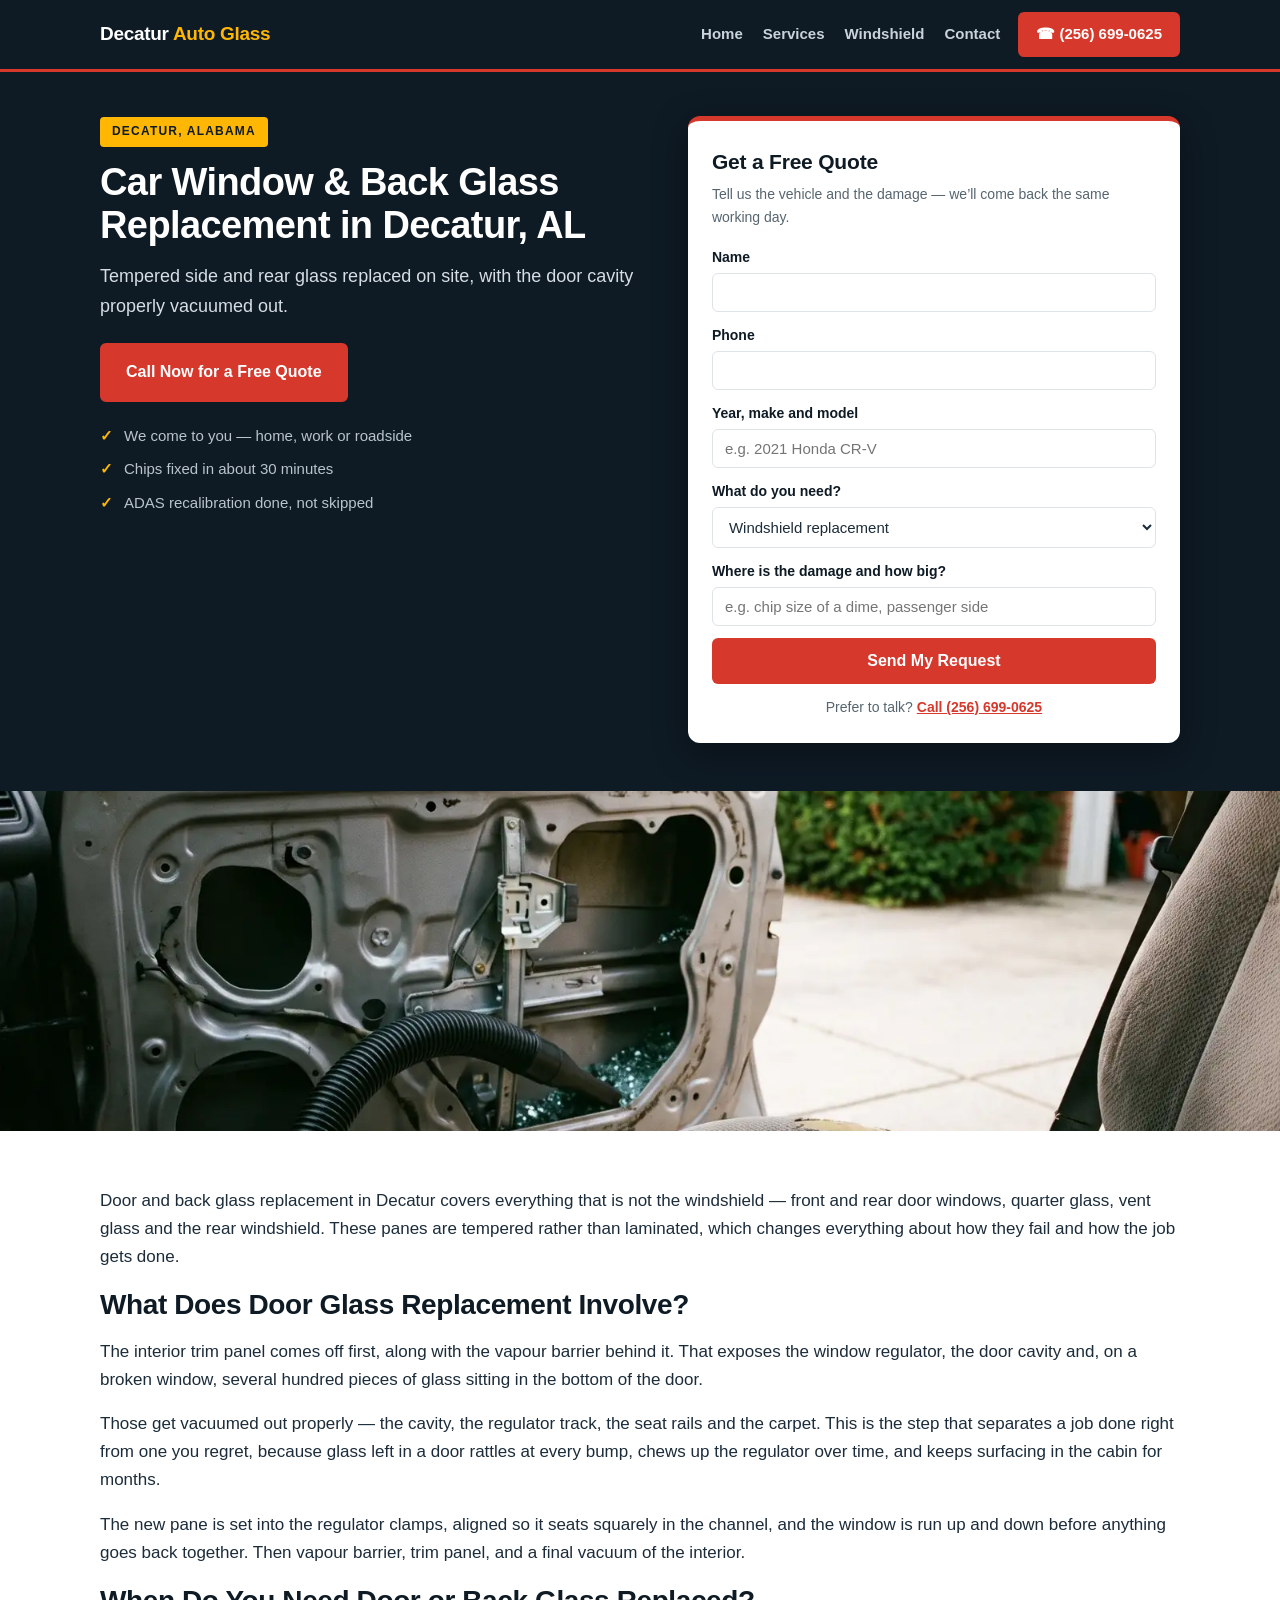
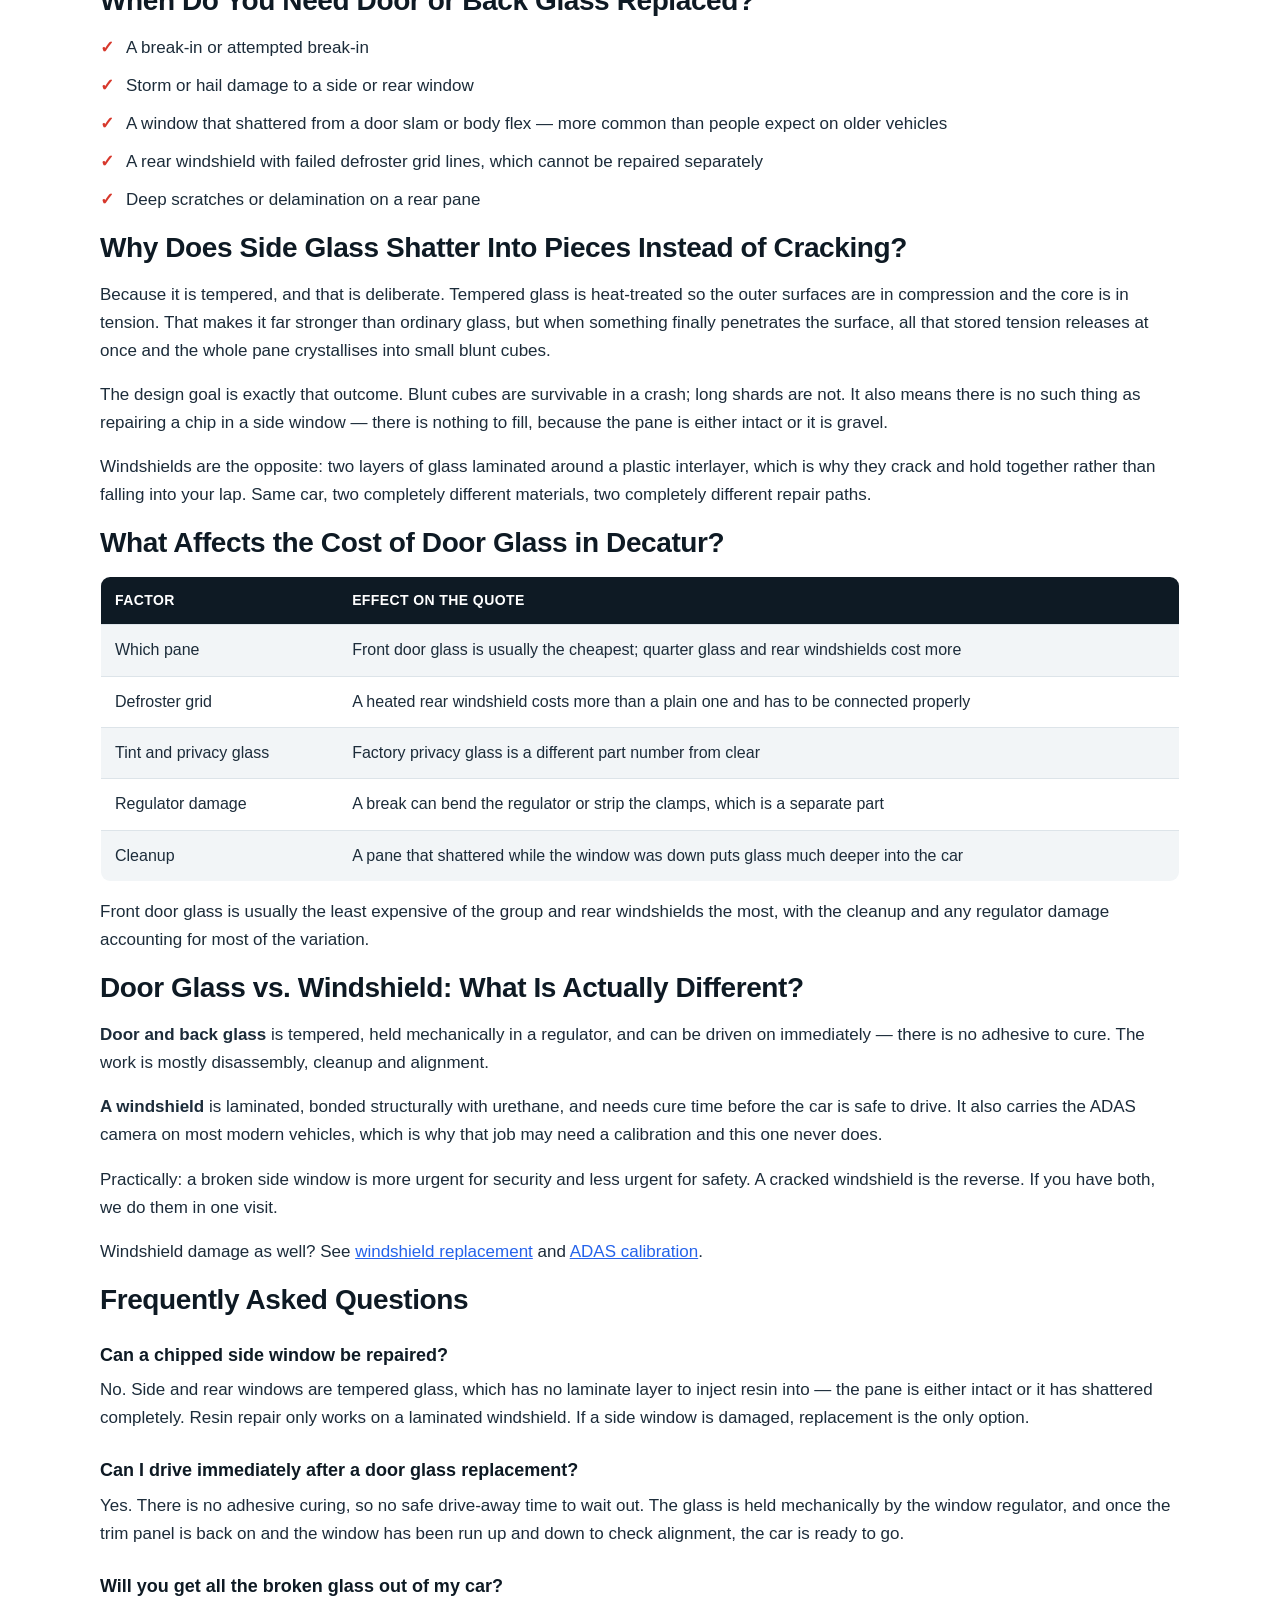
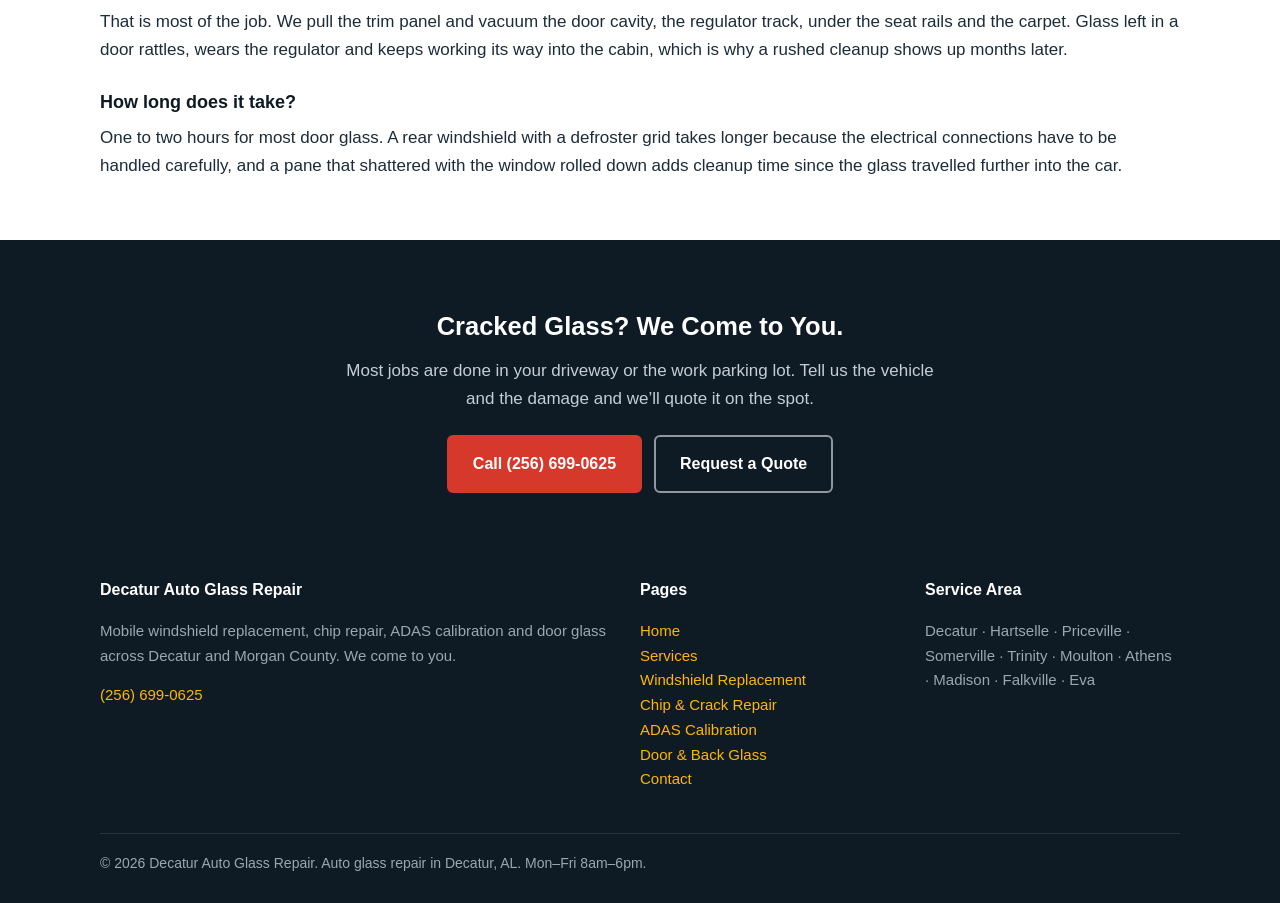
<file: car-window-replacement-decatur.html>
<!DOCTYPE html>
<html lang="en">
<head>
<meta charset="utf-8">
<meta name="viewport" content="width=device-width, initial-scale=1">
<title>Car Window Replacement in Decatur, AL | Door Glass</title>
<meta name="description" content="Door, quarter and back glass replacement in Decatur, AL. Full door cavity vacuum so you stop finding glass for months. Mobile service. (256) 699-0625.">
<link rel="canonical" href="https://www.decaturautoglassrepair.com/car-window-replacement-decatur.html">
<link rel="stylesheet" href="styles.css">
</head>
<body>

<!-- NAV -->
<nav class="nav">
  <div class="nav-inner">
    <a class="brand" href="/">Decatur <span>Auto Glass</span></a>
    <div class="nav-links">
      <a href="/">Home</a>
      <a href="services.html">Services</a>
      <a href="windshield-replacement-decatur.html">Windshield</a>
      <a href="contact.html">Contact</a>
    </div>
    <a class="nav-cta" href="tel:+12566990625">&#9742; (256) 699-0625</a>
  </div>
</nav>

<header class="hero">
  <div class="wrap hero-grid">
    <div class="hero-copy">
      <span class="eyebrow">Decatur, Alabama</span>
      <h1>Car Window &amp; Back Glass Replacement in Decatur, AL</h1>
      <p class="hero-sub">Tempered side and rear glass replaced on site, with the door cavity properly vacuumed out.</p>
      <a class="btn" href="tel:+12566990625">Call Now for a Free Quote</a>
      <ul class="hero-points">
        <li>We come to you &mdash; home, work or roadside</li>
        <li>Chips fixed in about 30 minutes</li>
        <li>ADAS recalibration done, not skipped</li>
      </ul>
    </div>
    <div class="hero-form">
      <h2>Get a Free Quote</h2>
      <p class="form-note">Tell us the vehicle and the damage &mdash; we&rsquo;ll come back the same working day.</p>
      <form action="https://formspree.io/f/mzebyjeb" method="POST">
        <input type="hidden" name="_subject" value="New Lead &mdash; Door and Back Glass">
        <label for="hf-name">Name</label>
        <input type="text" id="hf-name" name="name" required>
        <label for="hf-phone">Phone</label>
        <input type="tel" id="hf-phone" name="phone" required>
        <label for="hf-vehicle">Year, make and model</label>
        <input type="text" id="hf-vehicle" name="vehicle" placeholder="e.g. 2021 Honda CR-V" required>
        <label for="hf-service">What do you need?</label>
        <select id="hf-service" name="service">
          <option>Windshield replacement</option>
          <option>Chip or crack repair</option>
          <option>ADAS calibration</option>
          <option>Door or back glass</option>
          <option>Not sure &mdash; need advice</option>
        </select>
        <label for="hf-damage">Where is the damage and how big?</label>
        <input type="text" id="hf-damage" name="damage" placeholder="e.g. chip size of a dime, passenger side">
        <input type="text" name="_gotcha" style="display:none" tabindex="-1">
        <button type="submit">Send My Request</button>
      </form>
      <p class="form-alt">Prefer to talk? <a href="tel:+12566990625">Call (256) 699-0625</a></p>
    </div>
  </div>
</header>

<section class="hero-band">
  <img src="car-window-replacement-decatur.webp" alt="Door trim panel removed to clear shattered glass from the cavity" width="1600" height="900">
</section>

<section class="section">
  <div class="wrap">
<p>Door and back glass replacement in Decatur covers everything that is not the windshield &mdash; front and rear door windows, quarter glass, vent glass and the rear windshield. These panes are tempered rather than laminated, which changes everything about how they fail and how the job gets done.</p>

<h2>What Does Door Glass Replacement Involve?</h2>
<p>The interior trim panel comes off first, along with the vapour barrier behind it. That exposes the window regulator, the door cavity and, on a broken window, several hundred pieces of glass sitting in the bottom of the door.</p>
<p>Those get vacuumed out properly &mdash; the cavity, the regulator track, the seat rails and the carpet. This is the step that separates a job done right from one you regret, because glass left in a door rattles at every bump, chews up the regulator over time, and keeps surfacing in the cabin for months.</p>
<p>The new pane is set into the regulator clamps, aligned so it seats squarely in the channel, and the window is run up and down before anything goes back together. Then vapour barrier, trim panel, and a final vacuum of the interior.</p>

<h2>When Do You Need Door or Back Glass Replaced?</h2>
<ul class="checks">
  <li>A break-in or attempted break-in</li>
  <li>Storm or hail damage to a side or rear window</li>
  <li>A window that shattered from a door slam or body flex &mdash; more common than people expect on older vehicles</li>
  <li>A rear windshield with failed defroster grid lines, which cannot be repaired separately</li>
  <li>Deep scratches or delamination on a rear pane</li>
</ul>

<h2>Why Does Side Glass Shatter Into Pieces Instead of Cracking?</h2>
<p>Because it is tempered, and that is deliberate. Tempered glass is heat-treated so the outer surfaces are in compression and the core is in tension. That makes it far stronger than ordinary glass, but when something finally penetrates the surface, all that stored tension releases at once and the whole pane crystallises into small blunt cubes.</p>
<p>The design goal is exactly that outcome. Blunt cubes are survivable in a crash; long shards are not. It also means there is no such thing as repairing a chip in a side window &mdash; there is nothing to fill, because the pane is either intact or it is gravel.</p>
<p>Windshields are the opposite: two layers of glass laminated around a plastic interlayer, which is why they crack and hold together rather than falling into your lap. Same car, two completely different materials, two completely different repair paths.</p>

<h2>What Affects the Cost of Door Glass in Decatur?</h2>
<div class="table-scroll">
<table class="price">
  <tr><th>Factor</th><th>Effect on the quote</th></tr>
  <tr><td>Which pane</td><td>Front door glass is usually the cheapest; quarter glass and rear windshields cost more</td></tr>
  <tr><td>Defroster grid</td><td>A heated rear windshield costs more than a plain one and has to be connected properly</td></tr>
  <tr><td>Tint and privacy glass</td><td>Factory privacy glass is a different part number from clear</td></tr>
  <tr><td>Regulator damage</td><td>A break can bend the regulator or strip the clamps, which is a separate part</td></tr>
  <tr><td>Cleanup</td><td>A pane that shattered while the window was down puts glass much deeper into the car</td></tr>
</table>
</div>
<p>Front door glass is usually the least expensive of the group and rear windshields the most, with the cleanup and any regulator damage accounting for most of the variation.</p>

<h2>Door Glass vs. Windshield: What Is Actually Different?</h2>
<p><strong>Door and back glass</strong> is tempered, held mechanically in a regulator, and can be driven on immediately &mdash; there is no adhesive to cure. The work is mostly disassembly, cleanup and alignment.</p>
<p><strong>A windshield</strong> is laminated, bonded structurally with urethane, and needs cure time before the car is safe to drive. It also carries the ADAS camera on most modern vehicles, which is why that job may need a calibration and this one never does.</p>
<p>Practically: a broken side window is more urgent for security and less urgent for safety. A cracked windshield is the reverse. If you have both, we do them in one visit.</p>
<p>Windshield damage as well? See <a href="windshield-replacement-decatur.html" style="color: #2563eb; text-decoration: underline;">windshield replacement</a> and <a href="adas-calibration-decatur.html" style="color: #2563eb; text-decoration: underline;">ADAS calibration</a>.</p>

    <div class="faq">
<h2>Frequently Asked Questions</h2>
<h3>Can a chipped side window be repaired?</h3>
<p>No. Side and rear windows are tempered glass, which has no laminate layer to inject resin into &mdash; the pane is either intact or it has shattered completely. Resin repair only works on a laminated windshield. If a side window is damaged, replacement is the only option.</p>
<h3>Can I drive immediately after a door glass replacement?</h3>
<p>Yes. There is no adhesive curing, so no safe drive-away time to wait out. The glass is held mechanically by the window regulator, and once the trim panel is back on and the window has been run up and down to check alignment, the car is ready to go.</p>
<h3>Will you get all the broken glass out of my car?</h3>
<p>That is most of the job. We pull the trim panel and vacuum the door cavity, the regulator track, under the seat rails and the carpet. Glass left in a door rattles, wears the regulator and keeps working its way into the cabin, which is why a rushed cleanup shows up months later.</p>
<h3>How long does it take?</h3>
<p>One to two hours for most door glass. A rear windshield with a defroster grid takes longer because the electrical connections have to be handled carefully, and a pane that shattered with the window rolled down adds cleanup time since the glass travelled further into the car.</p>
    </div>
  </div>
</section>

<section class="band">
  <div class="wrap">
    <h2>Cracked Glass? We Come to You.</h2>
    <p>Most jobs are done in your driveway or the work parking lot. Tell us the vehicle and the damage and we&rsquo;ll quote it on the spot.</p>
    <div class="btn-row" style="justify-content:center">
      <a class="btn" href="tel:+12566990625">Call (256) 699-0625</a>
      <a class="btn btn-ghost" href="contact.html">Request a Quote</a>
    </div>
  </div>
</section>

<!-- FOOTER -->
<footer class="footer">
  <div class="wrap">
    <div class="foot-grid">
      <div>
        <h4>Decatur Auto Glass Repair</h4>
        <p>Mobile windshield replacement, chip repair, ADAS calibration and door glass across Decatur and Morgan County. We come to you.</p>
        <p><a href="tel:+12566990625">(256) 699-0625</a></p>
      </div>
      <div>
        <h4>Pages</h4>
        <p><a href="/">Home</a><br>
        <a href="services.html">Services</a><br>
        <a href="windshield-replacement-decatur.html">Windshield Replacement</a><br>
        <a href="windshield-chip-repair-decatur.html">Chip &amp; Crack Repair</a><br>
        <a href="adas-calibration-decatur.html">ADAS Calibration</a><br>
        <a href="car-window-replacement-decatur.html">Door &amp; Back Glass</a><br>
        <a href="contact.html">Contact</a></p>
      </div>
      <div>
        <h4>Service Area</h4>
        <p>Decatur &middot; Hartselle &middot; Priceville &middot; Somerville &middot; Trinity &middot; Moulton &middot; Athens &middot; Madison &middot; Falkville &middot; Eva</p>
      </div>
    </div>
    <div class="foot-bottom">&copy; 2026 Decatur Auto Glass Repair. Auto glass repair in Decatur, AL. Mon&ndash;Fri 8am&ndash;6pm.</div>
  </div>
</footer>

<script type="application/ld+json">
{"@context": "https://schema.org", "@type": "AutoGlassShop", "name": "Decatur Auto Glass Repair", "telephone": "(256) 699-0625", "address": {"@type": "PostalAddress", "addressLocality": "Decatur", "addressRegion": "AL", "addressCountry": "US"}, "areaServed": "Decatur, AL", "description": "Mobile auto glass repair in Decatur, AL", "openingHours": "Mo-Fr 08:00-18:00"}
</script>
<script type="application/ld+json">
{"@context": "https://schema.org", "@type": "FAQPage", "mainEntity": [{"@type": "Question", "name": "Can a chipped side window be repaired?", "acceptedAnswer": {"@type": "Answer", "text": "No. Side and rear windows are tempered glass, which has no laminate layer to inject resin into &mdash; the pane is either intact or it has shattered completely. Resin repair only works on a laminated windshield. If a side window is damaged, replacement is the only option."}}, {"@type": "Question", "name": "Can I drive immediately after a door glass replacement?", "acceptedAnswer": {"@type": "Answer", "text": "Yes. There is no adhesive curing, so no safe drive-away time to wait out. The glass is held mechanically by the window regulator, and once the trim panel is back on and the window has been run up and down to check alignment, the car is ready to go."}}, {"@type": "Question", "name": "Will you get all the broken glass out of my car?", "acceptedAnswer": {"@type": "Answer", "text": "That is most of the job. We pull the trim panel and vacuum the door cavity, the regulator track, under the seat rails and the carpet. Glass left in a door rattles, wears the regulator and keeps working its way into the cabin, which is why a rushed cleanup shows up months later."}}, {"@type": "Question", "name": "How long does it take?", "acceptedAnswer": {"@type": "Answer", "text": "One to two hours for most door glass. A rear windshield with a defroster grid takes longer because the electrical connections have to be handled carefully, and a pane that shattered with the window rolled down adds cleanup time since the glass travelled further into the car."}}]}
</script>
<script type="application/ld+json">
{"@context": "https://schema.org", "@type": "Service", "serviceType": "Car Window Replacement", "areaServed": "Decatur", "provider": {"@type": "AutoGlassShop", "name": "Decatur Auto Glass Repair"}}
</script>
</body>
</html>
</file>
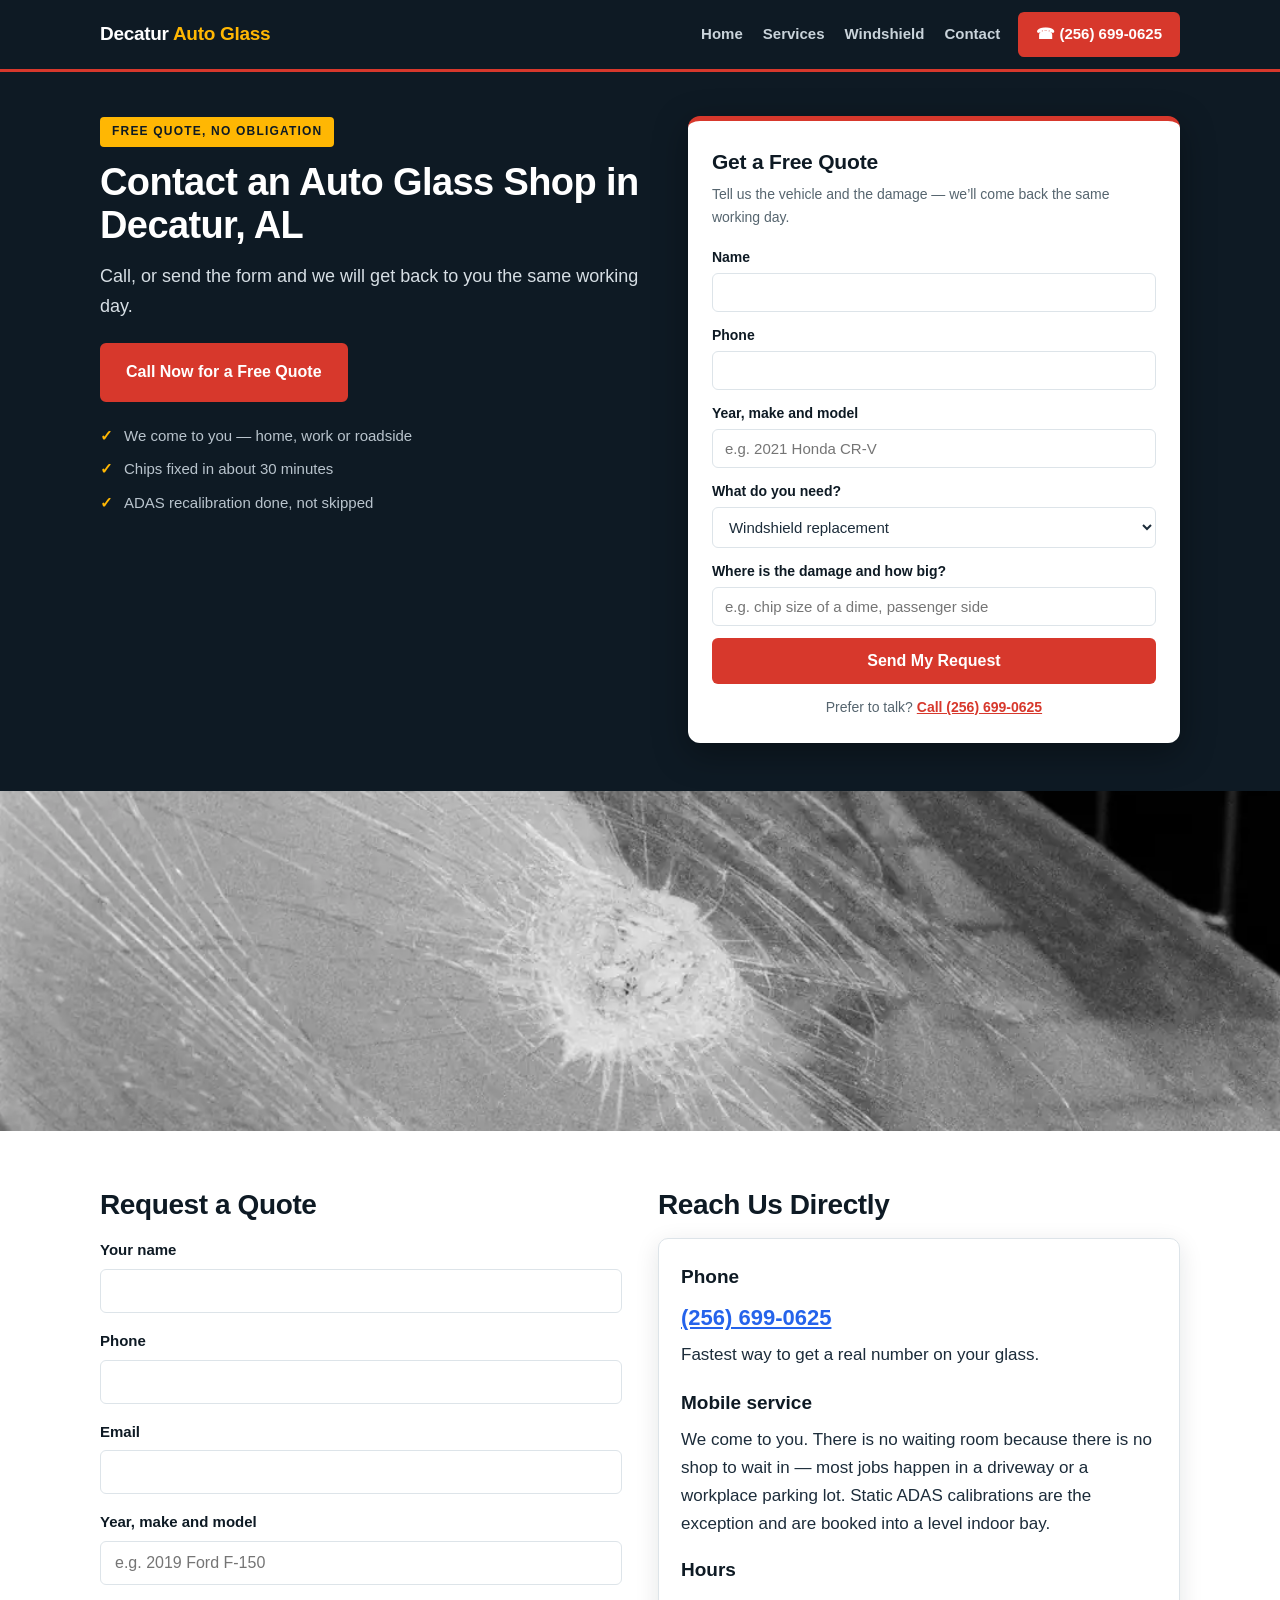
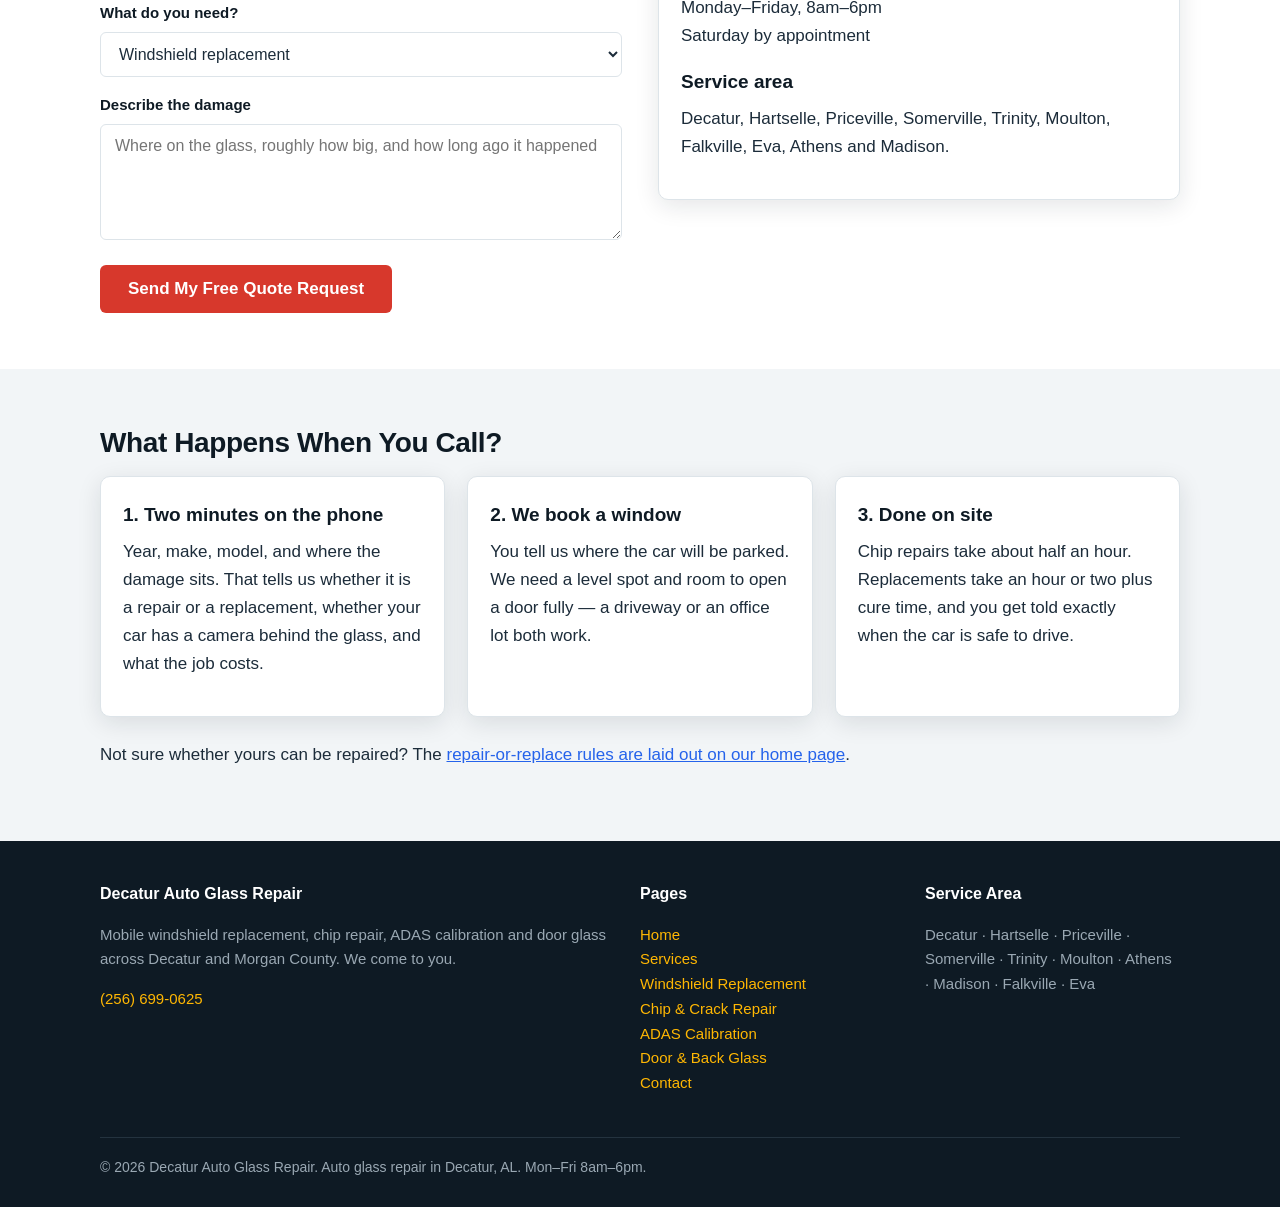
<file: contact.html>
<!DOCTYPE html>
<html lang="en">
<head>
<meta charset="utf-8">
<meta name="viewport" content="width=device-width, initial-scale=1">
<title>Contact | Auto Glass Repair in Decatur, AL</title>
<meta name="description" content="Contact Decatur Auto Glass Repair for a free quote on windshield replacement, chip repair or ADAS calibration. Mobile service. Call (256) 699-0625.">
<link rel="canonical" href="https://www.decaturautoglassrepair.com/contact.html">
<link rel="stylesheet" href="styles.css">
</head>
<body>

<!-- NAV -->
<nav class="nav">
  <div class="nav-inner">
    <a class="brand" href="/">Decatur <span>Auto Glass</span></a>
    <div class="nav-links">
      <a href="/">Home</a>
      <a href="services.html">Services</a>
      <a href="windshield-replacement-decatur.html">Windshield</a>
      <a href="contact.html">Contact</a>
    </div>
    <a class="nav-cta" href="tel:+12566990625">&#9742; (256) 699-0625</a>
  </div>
</nav>

<header class="hero">
  <div class="wrap hero-grid">
    <div class="hero-copy">
      <span class="eyebrow">Free Quote, No Obligation</span>
      <h1>Contact an Auto Glass Shop in Decatur, AL</h1>
      <p class="hero-sub">Call, or send the form and we will get back to you the same working day.</p>
      <a class="btn" href="tel:+12566990625">Call Now for a Free Quote</a>
      <ul class="hero-points">
        <li>We come to you &mdash; home, work or roadside</li>
        <li>Chips fixed in about 30 minutes</li>
        <li>ADAS recalibration done, not skipped</li>
      </ul>
    </div>
    <div class="hero-form">
      <h2>Get a Free Quote</h2>
      <p class="form-note">Tell us the vehicle and the damage &mdash; we&rsquo;ll come back the same working day.</p>
      <form action="https://formspree.io/f/mzebyjeb" method="POST">
        <input type="hidden" name="_subject" value="New Lead &mdash; Contact Request">
        <label for="hf-name">Name</label>
        <input type="text" id="hf-name" name="name" required>
        <label for="hf-phone">Phone</label>
        <input type="tel" id="hf-phone" name="phone" required>
        <label for="hf-vehicle">Year, make and model</label>
        <input type="text" id="hf-vehicle" name="vehicle" placeholder="e.g. 2021 Honda CR-V" required>
        <label for="hf-service">What do you need?</label>
        <select id="hf-service" name="service">
          <option>Windshield replacement</option>
          <option>Chip or crack repair</option>
          <option>ADAS calibration</option>
          <option>Door or back glass</option>
          <option>Not sure &mdash; need advice</option>
        </select>
        <label for="hf-damage">Where is the damage and how big?</label>
        <input type="text" id="hf-damage" name="damage" placeholder="e.g. chip size of a dime, passenger side">
        <input type="text" name="_gotcha" style="display:none" tabindex="-1">
        <button type="submit">Send My Request</button>
      </form>
      <p class="form-alt">Prefer to talk? <a href="tel:+12566990625">Call (256) 699-0625</a></p>
    </div>
  </div>
</header>

<section class="hero-band">
  <img src="cracked-windshield-decatur.webp" alt="Close-up of a cracked vehicle windshield" width="1600" height="900">
</section>

<section class="section">
  <div class="wrap grid2">
    <div>
      <h2>Request a Quote</h2>
      <form action="https://formspree.io/f/mzebyjeb" method="POST">
        <input type="hidden" name="_subject" value="New Lead &mdash; Contact Page">
        <label for="name">Your name</label>
        <input type="text" id="name" name="name" required>
        <label for="phone">Phone</label>
        <input type="tel" id="phone" name="phone" required>
        <label for="email">Email</label>
        <input type="email" id="email" name="email" required>
        <label for="vehicle">Year, make and model</label>
        <input type="text" id="vehicle" name="vehicle" placeholder="e.g. 2019 Ford F-150" required>
        <label for="service">What do you need?</label>
        <select id="service" name="service">
          <option>Windshield replacement</option>
          <option>Chip or crack repair</option>
          <option>ADAS calibration</option>
          <option>Door or back glass</option>
          <option>Not sure &mdash; need advice</option>
        </select>
        <label for="message">Describe the damage</label>
        <textarea id="message" name="message" rows="5" placeholder="Where on the glass, roughly how big, and how long ago it happened"></textarea>
        <input type="text" name="_gotcha" style="display:none" tabindex="-1">
        <button type="submit">Send My Free Quote Request</button>
      </form>
    </div>
    <div>
      <h2>Reach Us Directly</h2>
      <div class="card">
        <h3>Phone</h3>
        <p style="font-size:22px;font-weight:800;margin-bottom:4px;"><a href="tel:+12566990625" style="color: #2563eb; text-decoration: underline;">(256) 699-0625</a></p>
        <p style="margin-bottom:18px;">Fastest way to get a real number on your glass.</p>
        <h3>Mobile service</h3>
        <p>We come to you. There is no waiting room because there is no shop to wait in &mdash; most jobs happen in a driveway or a workplace parking lot. Static ADAS calibrations are the exception and are booked into a level indoor bay.</p>
        <h3>Hours</h3>
        <p>Monday&ndash;Friday, 8am&ndash;6pm<br>Saturday by appointment</p>
        <h3>Service area</h3>
        <p>Decatur, Hartselle, Priceville, Somerville, Trinity, Moulton, Falkville, Eva, Athens and Madison.</p>
      </div>
    </div>
  </div>
</section>

<section class="section alt">
  <div class="wrap">
    <h2>What Happens When You Call?</h2>
    <div class="grid3">
      <div class="card">
        <h3>1. Two minutes on the phone</h3>
        <p>Year, make, model, and where the damage sits. That tells us whether it is a repair or a replacement, whether your car has a camera behind the glass, and what the job costs.</p>
      </div>
      <div class="card">
        <h3>2. We book a window</h3>
        <p>You tell us where the car will be parked. We need a level spot and room to open a door fully &mdash; a driveway or an office lot both work.</p>
      </div>
      <div class="card">
        <h3>3. Done on site</h3>
        <p>Chip repairs take about half an hour. Replacements take an hour or two plus cure time, and you get told exactly when the car is safe to drive.</p>
      </div>
    </div>
    <p style="margin-top:24px;">Not sure whether yours can be repaired? The <a href="/" style="color: #2563eb; text-decoration: underline;">repair-or-replace rules are laid out on our home page</a>.</p>
  </div>
</section>

<!-- FOOTER -->
<footer class="footer">
  <div class="wrap">
    <div class="foot-grid">
      <div>
        <h4>Decatur Auto Glass Repair</h4>
        <p>Mobile windshield replacement, chip repair, ADAS calibration and door glass across Decatur and Morgan County. We come to you.</p>
        <p><a href="tel:+12566990625">(256) 699-0625</a></p>
      </div>
      <div>
        <h4>Pages</h4>
        <p><a href="/">Home</a><br>
        <a href="services.html">Services</a><br>
        <a href="windshield-replacement-decatur.html">Windshield Replacement</a><br>
        <a href="windshield-chip-repair-decatur.html">Chip &amp; Crack Repair</a><br>
        <a href="adas-calibration-decatur.html">ADAS Calibration</a><br>
        <a href="car-window-replacement-decatur.html">Door &amp; Back Glass</a><br>
        <a href="contact.html">Contact</a></p>
      </div>
      <div>
        <h4>Service Area</h4>
        <p>Decatur &middot; Hartselle &middot; Priceville &middot; Somerville &middot; Trinity &middot; Moulton &middot; Athens &middot; Madison &middot; Falkville &middot; Eva</p>
      </div>
    </div>
    <div class="foot-bottom">&copy; 2026 Decatur Auto Glass Repair. Auto glass repair in Decatur, AL. Mon&ndash;Fri 8am&ndash;6pm.</div>
  </div>
</footer>

<script type="application/ld+json">
{"@context": "https://schema.org", "@type": "AutoGlassShop", "name": "Decatur Auto Glass Repair", "telephone": "(256) 699-0625", "address": {"@type": "PostalAddress", "addressLocality": "Decatur", "addressRegion": "AL", "addressCountry": "US"}, "areaServed": "Decatur, AL", "description": "Mobile auto glass repair in Decatur, AL", "openingHours": "Mo-Fr 08:00-18:00"}
</script>

</body>
</html>
</file>
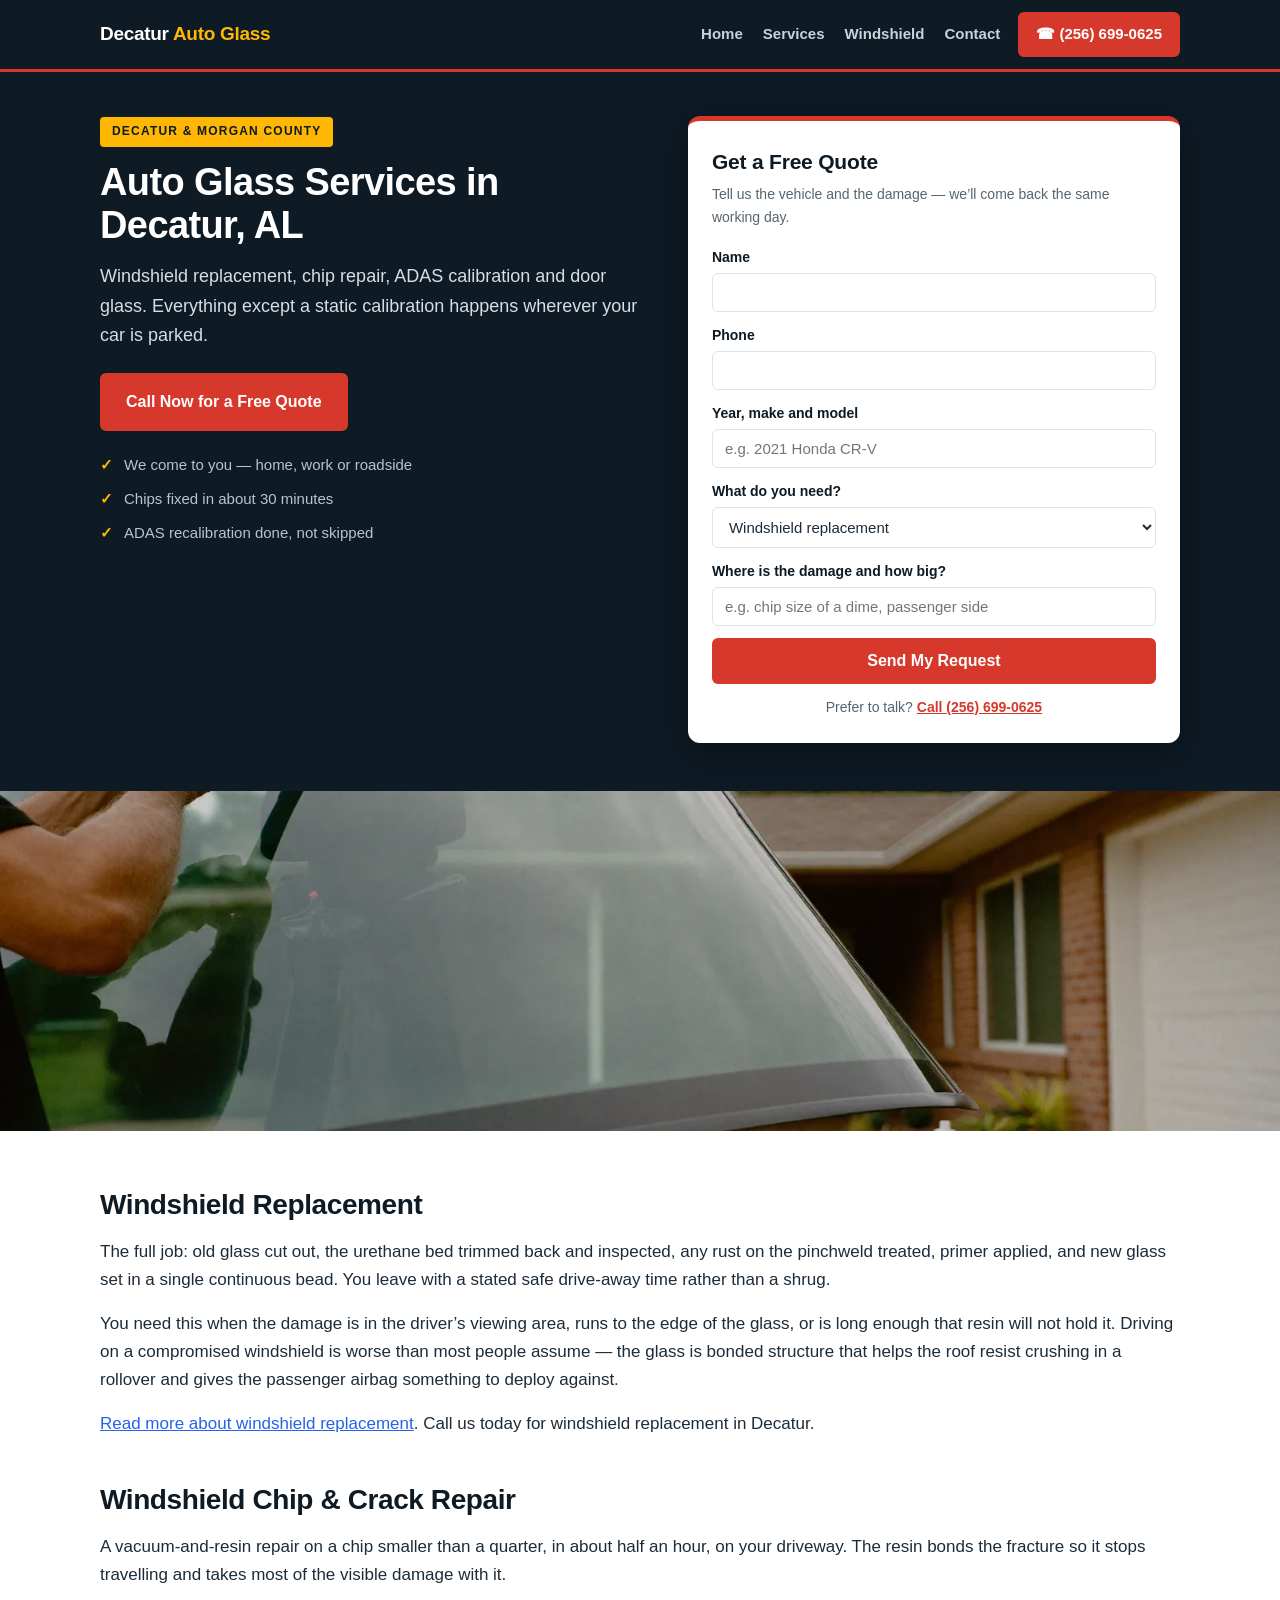
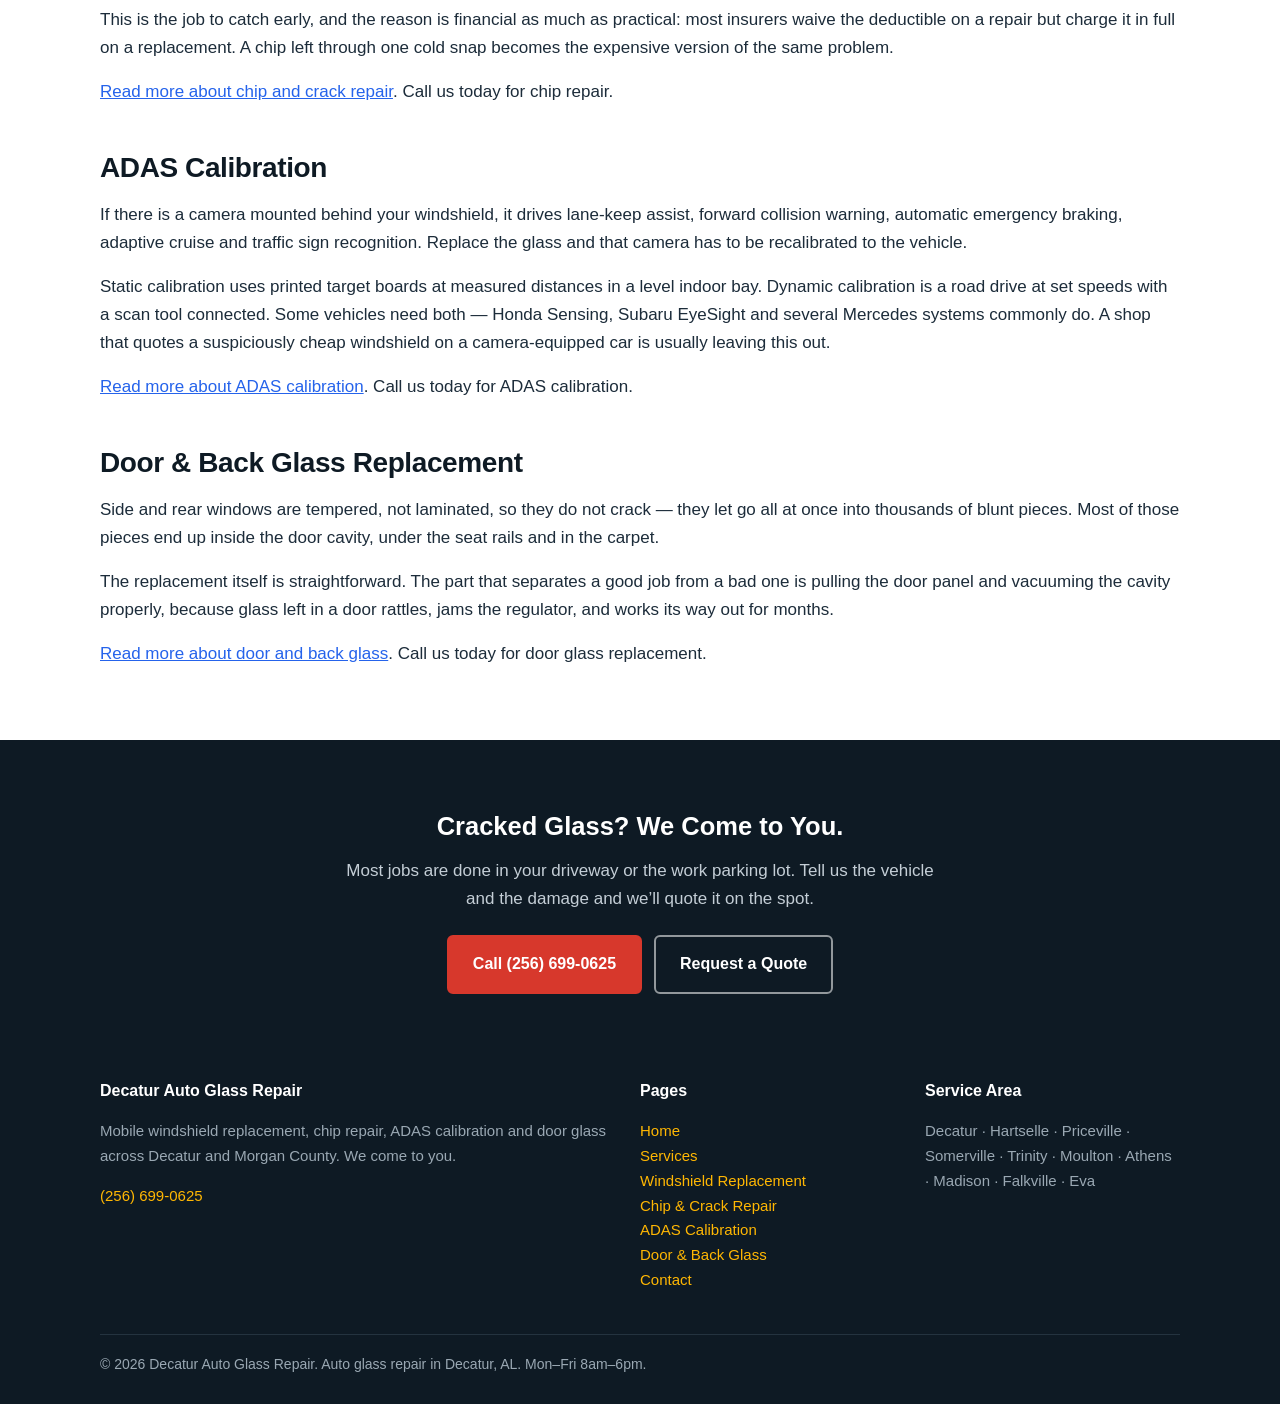
<file: services.html>
<!DOCTYPE html>
<html lang="en">
<head>
<meta charset="utf-8">
<meta name="viewport" content="width=device-width, initial-scale=1">
<title>Auto Glass Services in Decatur, AL | Mobile</title>
<meta name="description" content="Windshield replacement, chip repair, ADAS calibration and door glass replacement in Decatur, AL. Mobile service. Free quote at (256) 699-0625.">
<link rel="canonical" href="https://www.decaturautoglassrepair.com/services.html">
<link rel="stylesheet" href="styles.css">
</head>
<body>

<!-- NAV -->
<nav class="nav">
  <div class="nav-inner">
    <a class="brand" href="/">Decatur <span>Auto Glass</span></a>
    <div class="nav-links">
      <a href="/">Home</a>
      <a href="services.html">Services</a>
      <a href="windshield-replacement-decatur.html">Windshield</a>
      <a href="contact.html">Contact</a>
    </div>
    <a class="nav-cta" href="tel:+12566990625">&#9742; (256) 699-0625</a>
  </div>
</nav>

<header class="hero">
  <div class="wrap hero-grid">
    <div class="hero-copy">
      <span class="eyebrow">Decatur &amp; Morgan County</span>
      <h1>Auto Glass Services in Decatur, AL</h1>
      <p class="hero-sub">Windshield replacement, chip repair, ADAS calibration and door glass. Everything except a static calibration happens wherever your car is parked.</p>
      <a class="btn" href="tel:+12566990625">Call Now for a Free Quote</a>
      <ul class="hero-points">
        <li>We come to you &mdash; home, work or roadside</li>
        <li>Chips fixed in about 30 minutes</li>
        <li>ADAS recalibration done, not skipped</li>
      </ul>
    </div>
    <div class="hero-form">
      <h2>Get a Free Quote</h2>
      <p class="form-note">Tell us the vehicle and the damage &mdash; we&rsquo;ll come back the same working day.</p>
      <form action="https://formspree.io/f/mzebyjeb" method="POST">
        <input type="hidden" name="_subject" value="New Lead &mdash; Auto Glass Services">
        <label for="hf-name">Name</label>
        <input type="text" id="hf-name" name="name" required>
        <label for="hf-phone">Phone</label>
        <input type="tel" id="hf-phone" name="phone" required>
        <label for="hf-vehicle">Year, make and model</label>
        <input type="text" id="hf-vehicle" name="vehicle" placeholder="e.g. 2021 Honda CR-V" required>
        <label for="hf-service">What do you need?</label>
        <select id="hf-service" name="service">
          <option>Windshield replacement</option>
          <option>Chip or crack repair</option>
          <option>ADAS calibration</option>
          <option>Door or back glass</option>
          <option>Not sure &mdash; need advice</option>
        </select>
        <label for="hf-damage">Where is the damage and how big?</label>
        <input type="text" id="hf-damage" name="damage" placeholder="e.g. chip size of a dime, passenger side">
        <input type="text" name="_gotcha" style="display:none" tabindex="-1">
        <button type="submit">Send My Request</button>
      </form>
      <p class="form-alt">Prefer to talk? <a href="tel:+12566990625">Call (256) 699-0625</a></p>
    </div>
  </div>
</header>

<section class="hero-band">
  <img src="windshield-replacement-decatur.webp" alt="Technician cutting an old windshield out of a vehicle" width="1600" height="900">
</section>

<section class="section">
  <div class="wrap">
    <h2>Windshield Replacement</h2>
    <p>The full job: old glass cut out, the urethane bed trimmed back and inspected, any rust on the pinchweld treated, primer applied, and new glass set in a single continuous bead. You leave with a stated safe drive-away time rather than a shrug.</p>
    <p>You need this when the damage is in the driver&rsquo;s viewing area, runs to the edge of the glass, or is long enough that resin will not hold it. Driving on a compromised windshield is worse than most people assume &mdash; the glass is bonded structure that helps the roof resist crushing in a rollover and gives the passenger airbag something to deploy against.</p>
    <p><a href="windshield-replacement-decatur.html" style="color: #2563eb; text-decoration: underline;">Read more about windshield replacement</a>. Call us today for windshield replacement in Decatur.</p>

    <h2 style="margin-top:44px;">Windshield Chip &amp; Crack Repair</h2>
    <p>A vacuum-and-resin repair on a chip smaller than a quarter, in about half an hour, on your driveway. The resin bonds the fracture so it stops travelling and takes most of the visible damage with it.</p>
    <p>This is the job to catch early, and the reason is financial as much as practical: most insurers waive the deductible on a repair but charge it in full on a replacement. A chip left through one cold snap becomes the expensive version of the same problem.</p>
    <p><a href="windshield-chip-repair-decatur.html" style="color: #2563eb; text-decoration: underline;">Read more about chip and crack repair</a>. Call us today for chip repair.</p>

    <h2 style="margin-top:44px;">ADAS Calibration</h2>
    <p>If there is a camera mounted behind your windshield, it drives lane-keep assist, forward collision warning, automatic emergency braking, adaptive cruise and traffic sign recognition. Replace the glass and that camera has to be recalibrated to the vehicle.</p>
    <p>Static calibration uses printed target boards at measured distances in a level indoor bay. Dynamic calibration is a road drive at set speeds with a scan tool connected. Some vehicles need both &mdash; Honda Sensing, Subaru EyeSight and several Mercedes systems commonly do. A shop that quotes a suspiciously cheap windshield on a camera-equipped car is usually leaving this out.</p>
    <p><a href="adas-calibration-decatur.html" style="color: #2563eb; text-decoration: underline;">Read more about ADAS calibration</a>. Call us today for ADAS calibration.</p>

    <h2 style="margin-top:44px;">Door &amp; Back Glass Replacement</h2>
    <p>Side and rear windows are tempered, not laminated, so they do not crack &mdash; they let go all at once into thousands of blunt pieces. Most of those pieces end up inside the door cavity, under the seat rails and in the carpet.</p>
    <p>The replacement itself is straightforward. The part that separates a good job from a bad one is pulling the door panel and vacuuming the cavity properly, because glass left in a door rattles, jams the regulator, and works its way out for months.</p>
    <p><a href="car-window-replacement-decatur.html" style="color: #2563eb; text-decoration: underline;">Read more about door and back glass</a>. Call us today for door glass replacement.</p>
  </div>
</section>

<section class="band">
  <div class="wrap">
    <h2>Cracked Glass? We Come to You.</h2>
    <p>Most jobs are done in your driveway or the work parking lot. Tell us the vehicle and the damage and we&rsquo;ll quote it on the spot.</p>
    <div class="btn-row" style="justify-content:center">
      <a class="btn" href="tel:+12566990625">Call (256) 699-0625</a>
      <a class="btn btn-ghost" href="contact.html">Request a Quote</a>
    </div>
  </div>
</section>

<!-- FOOTER -->
<footer class="footer">
  <div class="wrap">
    <div class="foot-grid">
      <div>
        <h4>Decatur Auto Glass Repair</h4>
        <p>Mobile windshield replacement, chip repair, ADAS calibration and door glass across Decatur and Morgan County. We come to you.</p>
        <p><a href="tel:+12566990625">(256) 699-0625</a></p>
      </div>
      <div>
        <h4>Pages</h4>
        <p><a href="/">Home</a><br>
        <a href="services.html">Services</a><br>
        <a href="windshield-replacement-decatur.html">Windshield Replacement</a><br>
        <a href="windshield-chip-repair-decatur.html">Chip &amp; Crack Repair</a><br>
        <a href="adas-calibration-decatur.html">ADAS Calibration</a><br>
        <a href="car-window-replacement-decatur.html">Door &amp; Back Glass</a><br>
        <a href="contact.html">Contact</a></p>
      </div>
      <div>
        <h4>Service Area</h4>
        <p>Decatur &middot; Hartselle &middot; Priceville &middot; Somerville &middot; Trinity &middot; Moulton &middot; Athens &middot; Madison &middot; Falkville &middot; Eva</p>
      </div>
    </div>
    <div class="foot-bottom">&copy; 2026 Decatur Auto Glass Repair. Auto glass repair in Decatur, AL. Mon&ndash;Fri 8am&ndash;6pm.</div>
  </div>
</footer>

<script type="application/ld+json">
{"@context": "https://schema.org", "@type": "AutoGlassShop", "name": "Decatur Auto Glass Repair", "telephone": "(256) 699-0625", "address": {"@type": "PostalAddress", "addressLocality": "Decatur", "addressRegion": "AL", "addressCountry": "US"}, "areaServed": "Decatur, AL", "description": "Mobile auto glass repair in Decatur, AL", "openingHours": "Mo-Fr 08:00-18:00"}
</script>
<script type="application/ld+json">
{"@context": "https://schema.org", "@type": "Service", "serviceType": "Auto Glass Repair", "areaServed": "Decatur", "provider": {"@type": "AutoGlassShop", "name": "Decatur Auto Glass Repair"}}
</script>
</body>
</html>
</file>
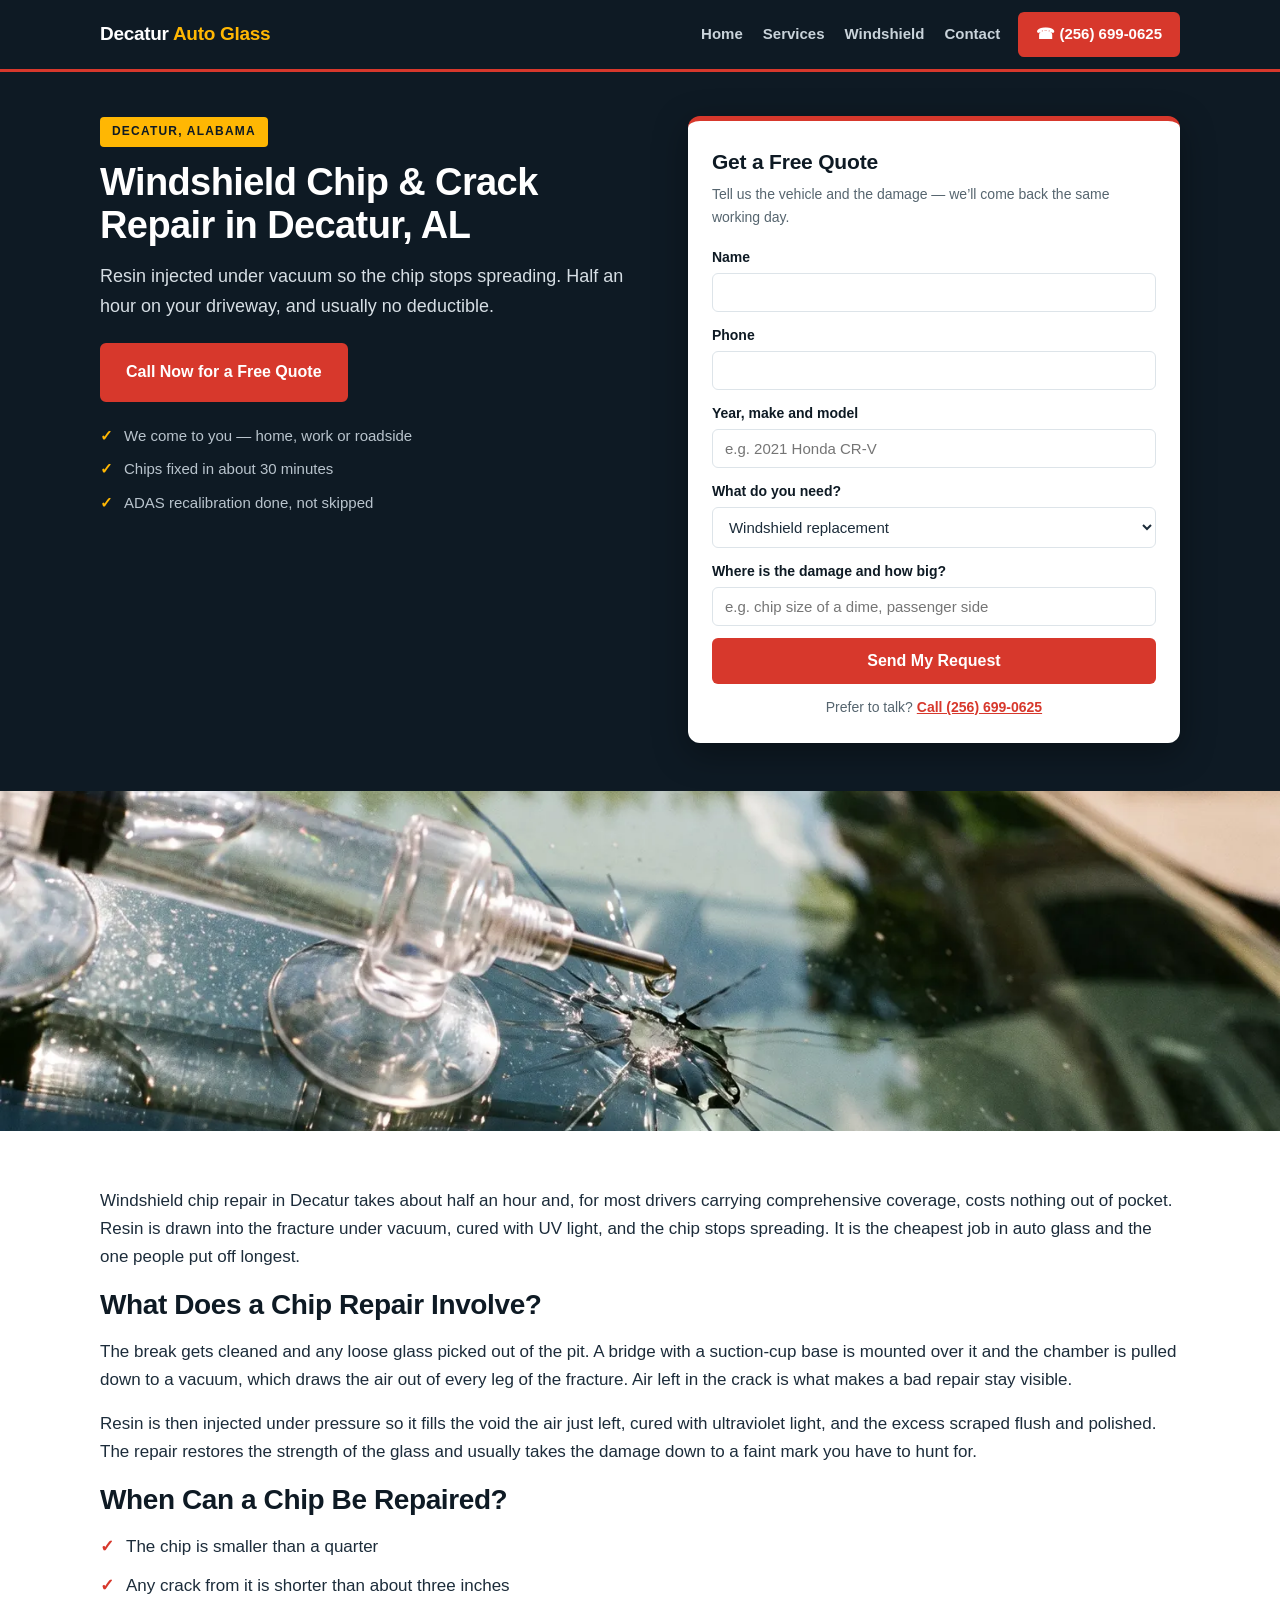
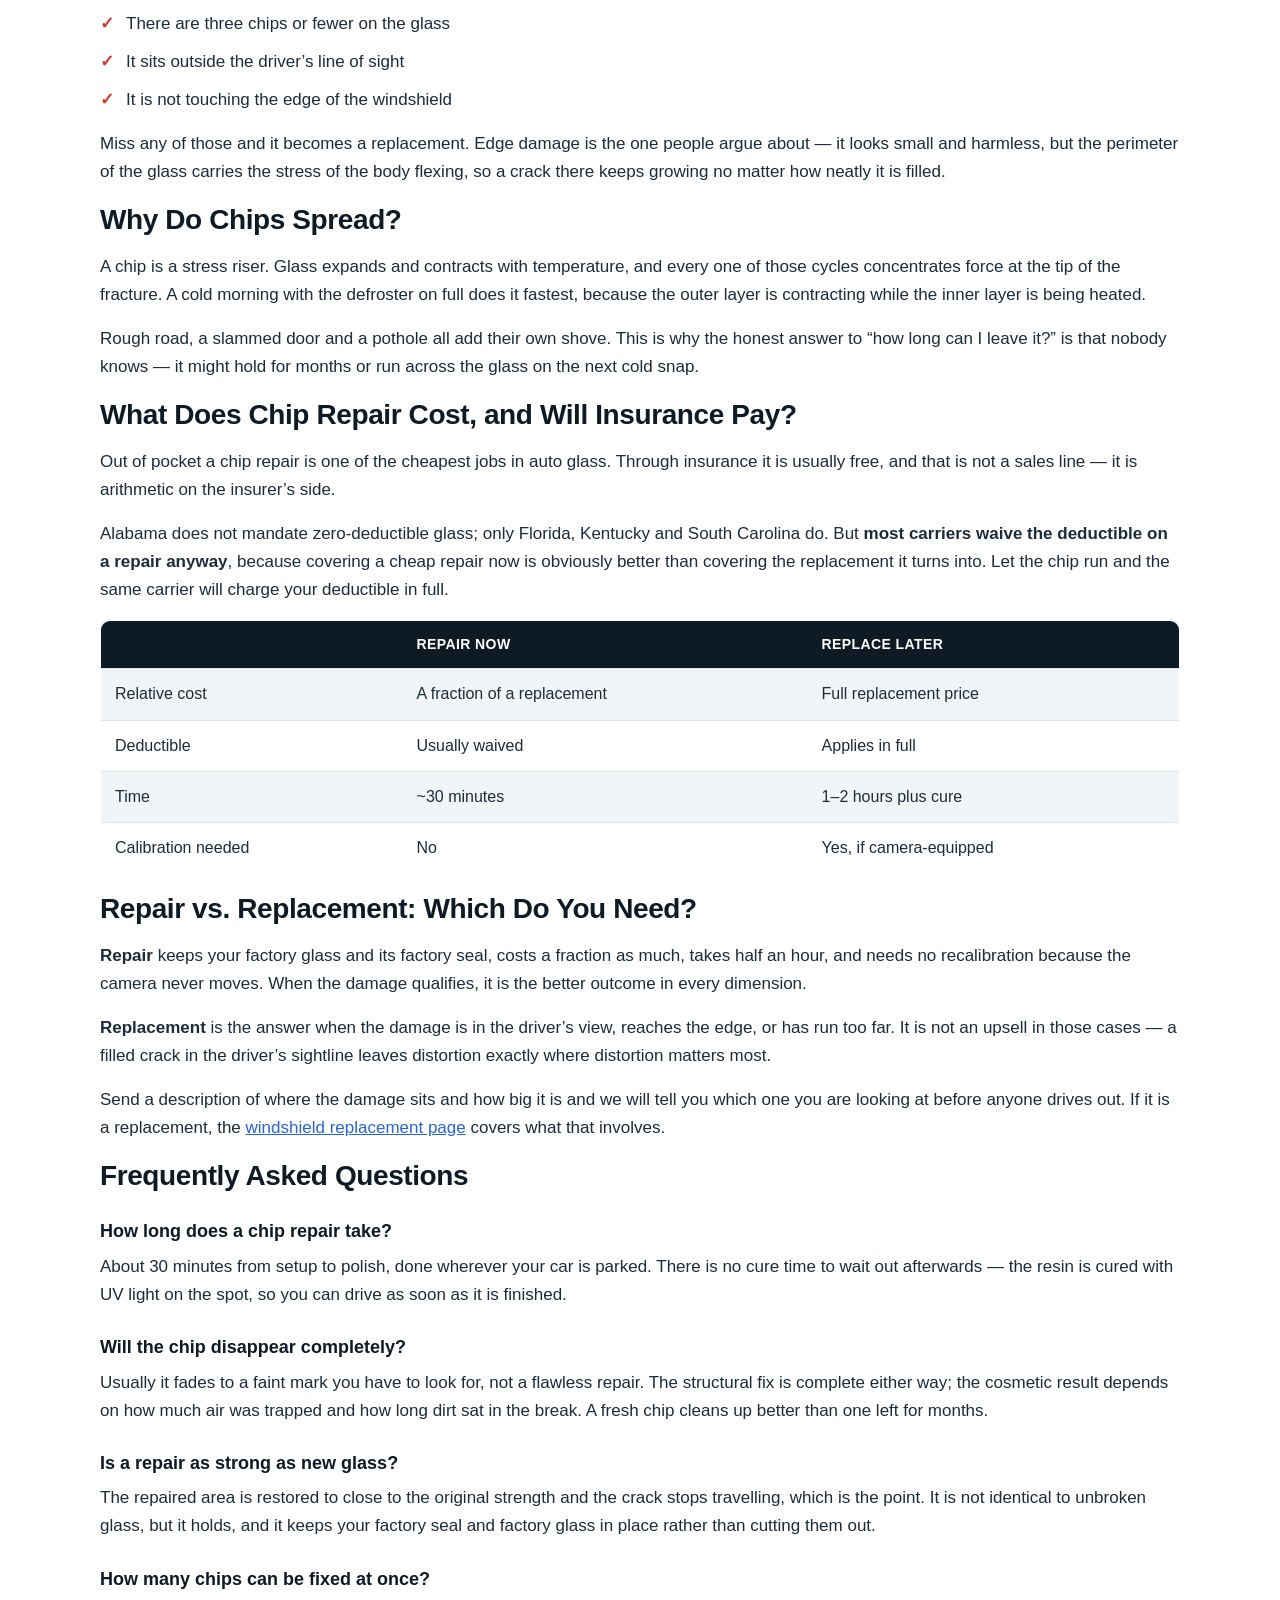
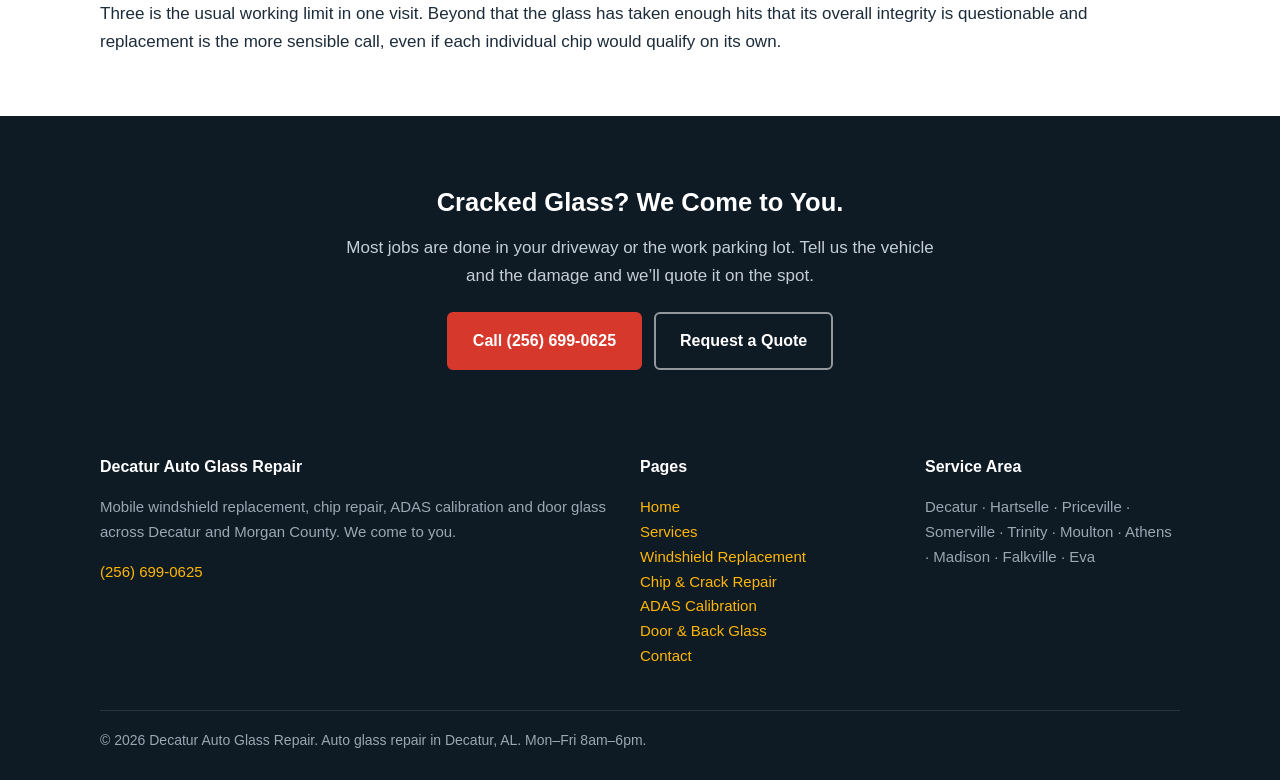
<file: windshield-chip-repair-decatur.html>
<!DOCTYPE html>
<html lang="en">
<head>
<meta charset="utf-8">
<meta name="viewport" content="width=device-width, initial-scale=1">
<title>Windshield Chip Repair in Decatur, AL | 30 Minutes</title>
<meta name="description" content="Mobile windshield chip and crack repair in Decatur, AL. About 30 minutes on your driveway, and most insurers waive the deductible. Call (256) 699-0625.">
<link rel="canonical" href="https://www.decaturautoglassrepair.com/windshield-chip-repair-decatur.html">
<link rel="stylesheet" href="styles.css">
</head>
<body>

<!-- NAV -->
<nav class="nav">
  <div class="nav-inner">
    <a class="brand" href="/">Decatur <span>Auto Glass</span></a>
    <div class="nav-links">
      <a href="/">Home</a>
      <a href="services.html">Services</a>
      <a href="windshield-replacement-decatur.html">Windshield</a>
      <a href="contact.html">Contact</a>
    </div>
    <a class="nav-cta" href="tel:+12566990625">&#9742; (256) 699-0625</a>
  </div>
</nav>

<header class="hero">
  <div class="wrap hero-grid">
    <div class="hero-copy">
      <span class="eyebrow">Decatur, Alabama</span>
      <h1>Windshield Chip &amp; Crack Repair in Decatur, AL</h1>
      <p class="hero-sub">Resin injected under vacuum so the chip stops spreading. Half an hour on your driveway, and usually no deductible.</p>
      <a class="btn" href="tel:+12566990625">Call Now for a Free Quote</a>
      <ul class="hero-points">
        <li>We come to you &mdash; home, work or roadside</li>
        <li>Chips fixed in about 30 minutes</li>
        <li>ADAS recalibration done, not skipped</li>
      </ul>
    </div>
    <div class="hero-form">
      <h2>Get a Free Quote</h2>
      <p class="form-note">Tell us the vehicle and the damage &mdash; we&rsquo;ll come back the same working day.</p>
      <form action="https://formspree.io/f/mzebyjeb" method="POST">
        <input type="hidden" name="_subject" value="New Lead &mdash; Chip and Crack Repair">
        <label for="hf-name">Name</label>
        <input type="text" id="hf-name" name="name" required>
        <label for="hf-phone">Phone</label>
        <input type="tel" id="hf-phone" name="phone" required>
        <label for="hf-vehicle">Year, make and model</label>
        <input type="text" id="hf-vehicle" name="vehicle" placeholder="e.g. 2021 Honda CR-V" required>
        <label for="hf-service">What do you need?</label>
        <select id="hf-service" name="service">
          <option>Windshield replacement</option>
          <option>Chip or crack repair</option>
          <option>ADAS calibration</option>
          <option>Door or back glass</option>
          <option>Not sure &mdash; need advice</option>
        </select>
        <label for="hf-damage">Where is the damage and how big?</label>
        <input type="text" id="hf-damage" name="damage" placeholder="e.g. chip size of a dime, passenger side">
        <input type="text" name="_gotcha" style="display:none" tabindex="-1">
        <button type="submit">Send My Request</button>
      </form>
      <p class="form-alt">Prefer to talk? <a href="tel:+12566990625">Call (256) 699-0625</a></p>
    </div>
  </div>
</header>

<section class="hero-band">
  <img src="windshield-chip-repair-decatur.webp" alt="Resin injector bridge mounted over a star-break chip" width="1600" height="900">
</section>

<section class="section">
  <div class="wrap">
<p>Windshield chip repair in Decatur takes about half an hour and, for most drivers carrying comprehensive coverage, costs nothing out of pocket. Resin is drawn into the fracture under vacuum, cured with UV light, and the chip stops spreading. It is the cheapest job in auto glass and the one people put off longest.</p>

<h2>What Does a Chip Repair Involve?</h2>
<p>The break gets cleaned and any loose glass picked out of the pit. A bridge with a suction-cup base is mounted over it and the chamber is pulled down to a vacuum, which draws the air out of every leg of the fracture. Air left in the crack is what makes a bad repair stay visible.</p>
<p>Resin is then injected under pressure so it fills the void the air just left, cured with ultraviolet light, and the excess scraped flush and polished. The repair restores the strength of the glass and usually takes the damage down to a faint mark you have to hunt for.</p>

<h2>When Can a Chip Be Repaired?</h2>
<ul class="checks">
  <li>The chip is smaller than a quarter</li>
  <li>Any crack from it is shorter than about three inches</li>
  <li>There are three chips or fewer on the glass</li>
  <li>It sits outside the driver&rsquo;s line of sight</li>
  <li>It is not touching the edge of the windshield</li>
</ul>
<p>Miss any of those and it becomes a replacement. Edge damage is the one people argue about &mdash; it looks small and harmless, but the perimeter of the glass carries the stress of the body flexing, so a crack there keeps growing no matter how neatly it is filled.</p>

<h2>Why Do Chips Spread?</h2>
<p>A chip is a stress riser. Glass expands and contracts with temperature, and every one of those cycles concentrates force at the tip of the fracture. A cold morning with the defroster on full does it fastest, because the outer layer is contracting while the inner layer is being heated.</p>
<p>Rough road, a slammed door and a pothole all add their own shove. This is why the honest answer to &ldquo;how long can I leave it?&rdquo; is that nobody knows &mdash; it might hold for months or run across the glass on the next cold snap.</p>

<h2>What Does Chip Repair Cost, and Will Insurance Pay?</h2>
<p>Out of pocket a chip repair is one of the cheapest jobs in auto glass. Through insurance it is usually free, and that is not a sales line &mdash; it is arithmetic on the insurer&rsquo;s side.</p>
<p>Alabama does not mandate zero-deductible glass; only Florida, Kentucky and South Carolina do. But <strong>most carriers waive the deductible on a repair anyway</strong>, because covering a cheap repair now is obviously better than covering the replacement it turns into. Let the chip run and the same carrier will charge your deductible in full.</p>
<div class="table-scroll">
<table class="price">
  <tr><th></th><th>Repair now</th><th>Replace later</th></tr>
  <tr><td>Relative cost</td><td>A fraction of a replacement</td><td>Full replacement price</td></tr>
  <tr><td>Deductible</td><td>Usually waived</td><td>Applies in full</td></tr>
  <tr><td>Time</td><td>~30 minutes</td><td>1&ndash;2 hours plus cure</td></tr>
  <tr><td>Calibration needed</td><td>No</td><td>Yes, if camera-equipped</td></tr>
</table>
</div>

<h2>Repair vs. Replacement: Which Do You Need?</h2>
<p><strong>Repair</strong> keeps your factory glass and its factory seal, costs a fraction as much, takes half an hour, and needs no recalibration because the camera never moves. When the damage qualifies, it is the better outcome in every dimension.</p>
<p><strong>Replacement</strong> is the answer when the damage is in the driver&rsquo;s view, reaches the edge, or has run too far. It is not an upsell in those cases &mdash; a filled crack in the driver&rsquo;s sightline leaves distortion exactly where distortion matters most.</p>
<p>Send a description of where the damage sits and how big it is and we will tell you which one you are looking at before anyone drives out. If it is a replacement, the <a href="windshield-replacement-decatur.html" style="color: #2563eb; text-decoration: underline;">windshield replacement page</a> covers what that involves.</p>

    <div class="faq">
<h2>Frequently Asked Questions</h2>
<h3>How long does a chip repair take?</h3>
<p>About 30 minutes from setup to polish, done wherever your car is parked. There is no cure time to wait out afterwards &mdash; the resin is cured with UV light on the spot, so you can drive as soon as it is finished.</p>
<h3>Will the chip disappear completely?</h3>
<p>Usually it fades to a faint mark you have to look for, not a flawless repair. The structural fix is complete either way; the cosmetic result depends on how much air was trapped and how long dirt sat in the break. A fresh chip cleans up better than one left for months.</p>
<h3>Is a repair as strong as new glass?</h3>
<p>The repaired area is restored to close to the original strength and the crack stops travelling, which is the point. It is not identical to unbroken glass, but it holds, and it keeps your factory seal and factory glass in place rather than cutting them out.</p>
<h3>How many chips can be fixed at once?</h3>
<p>Three is the usual working limit in one visit. Beyond that the glass has taken enough hits that its overall integrity is questionable and replacement is the more sensible call, even if each individual chip would qualify on its own.</p>
    </div>
  </div>
</section>

<section class="band">
  <div class="wrap">
    <h2>Cracked Glass? We Come to You.</h2>
    <p>Most jobs are done in your driveway or the work parking lot. Tell us the vehicle and the damage and we&rsquo;ll quote it on the spot.</p>
    <div class="btn-row" style="justify-content:center">
      <a class="btn" href="tel:+12566990625">Call (256) 699-0625</a>
      <a class="btn btn-ghost" href="contact.html">Request a Quote</a>
    </div>
  </div>
</section>

<!-- FOOTER -->
<footer class="footer">
  <div class="wrap">
    <div class="foot-grid">
      <div>
        <h4>Decatur Auto Glass Repair</h4>
        <p>Mobile windshield replacement, chip repair, ADAS calibration and door glass across Decatur and Morgan County. We come to you.</p>
        <p><a href="tel:+12566990625">(256) 699-0625</a></p>
      </div>
      <div>
        <h4>Pages</h4>
        <p><a href="/">Home</a><br>
        <a href="services.html">Services</a><br>
        <a href="windshield-replacement-decatur.html">Windshield Replacement</a><br>
        <a href="windshield-chip-repair-decatur.html">Chip &amp; Crack Repair</a><br>
        <a href="adas-calibration-decatur.html">ADAS Calibration</a><br>
        <a href="car-window-replacement-decatur.html">Door &amp; Back Glass</a><br>
        <a href="contact.html">Contact</a></p>
      </div>
      <div>
        <h4>Service Area</h4>
        <p>Decatur &middot; Hartselle &middot; Priceville &middot; Somerville &middot; Trinity &middot; Moulton &middot; Athens &middot; Madison &middot; Falkville &middot; Eva</p>
      </div>
    </div>
    <div class="foot-bottom">&copy; 2026 Decatur Auto Glass Repair. Auto glass repair in Decatur, AL. Mon&ndash;Fri 8am&ndash;6pm.</div>
  </div>
</footer>

<script type="application/ld+json">
{"@context": "https://schema.org", "@type": "AutoGlassShop", "name": "Decatur Auto Glass Repair", "telephone": "(256) 699-0625", "address": {"@type": "PostalAddress", "addressLocality": "Decatur", "addressRegion": "AL", "addressCountry": "US"}, "areaServed": "Decatur, AL", "description": "Mobile auto glass repair in Decatur, AL", "openingHours": "Mo-Fr 08:00-18:00"}
</script>
<script type="application/ld+json">
{"@context": "https://schema.org", "@type": "FAQPage", "mainEntity": [{"@type": "Question", "name": "How long does a chip repair take?", "acceptedAnswer": {"@type": "Answer", "text": "About 30 minutes from setup to polish, done wherever your car is parked. There is no cure time to wait out afterwards &mdash; the resin is cured with UV light on the spot, so you can drive as soon as it is finished."}}, {"@type": "Question", "name": "Will the chip disappear completely?", "acceptedAnswer": {"@type": "Answer", "text": "Usually it fades to a faint mark you have to look for, not a flawless repair. The structural fix is complete either way; the cosmetic result depends on how much air was trapped and how long dirt sat in the break. A fresh chip cleans up better than one left for months."}}, {"@type": "Question", "name": "Is a repair as strong as new glass?", "acceptedAnswer": {"@type": "Answer", "text": "The repaired area is restored to close to the original strength and the crack stops travelling, which is the point. It is not identical to unbroken glass, but it holds, and it keeps your factory seal and factory glass in place rather than cutting them out."}}, {"@type": "Question", "name": "How many chips can be fixed at once?", "acceptedAnswer": {"@type": "Answer", "text": "Three is the usual working limit in one visit. Beyond that the glass has taken enough hits that its overall integrity is questionable and replacement is the more sensible call, even if each individual chip would qualify on its own."}}]}
</script>
<script type="application/ld+json">
{"@context": "https://schema.org", "@type": "Service", "serviceType": "Windshield Repair", "areaServed": "Decatur", "provider": {"@type": "AutoGlassShop", "name": "Decatur Auto Glass Repair"}}
</script>
</body>
</html>
</file>
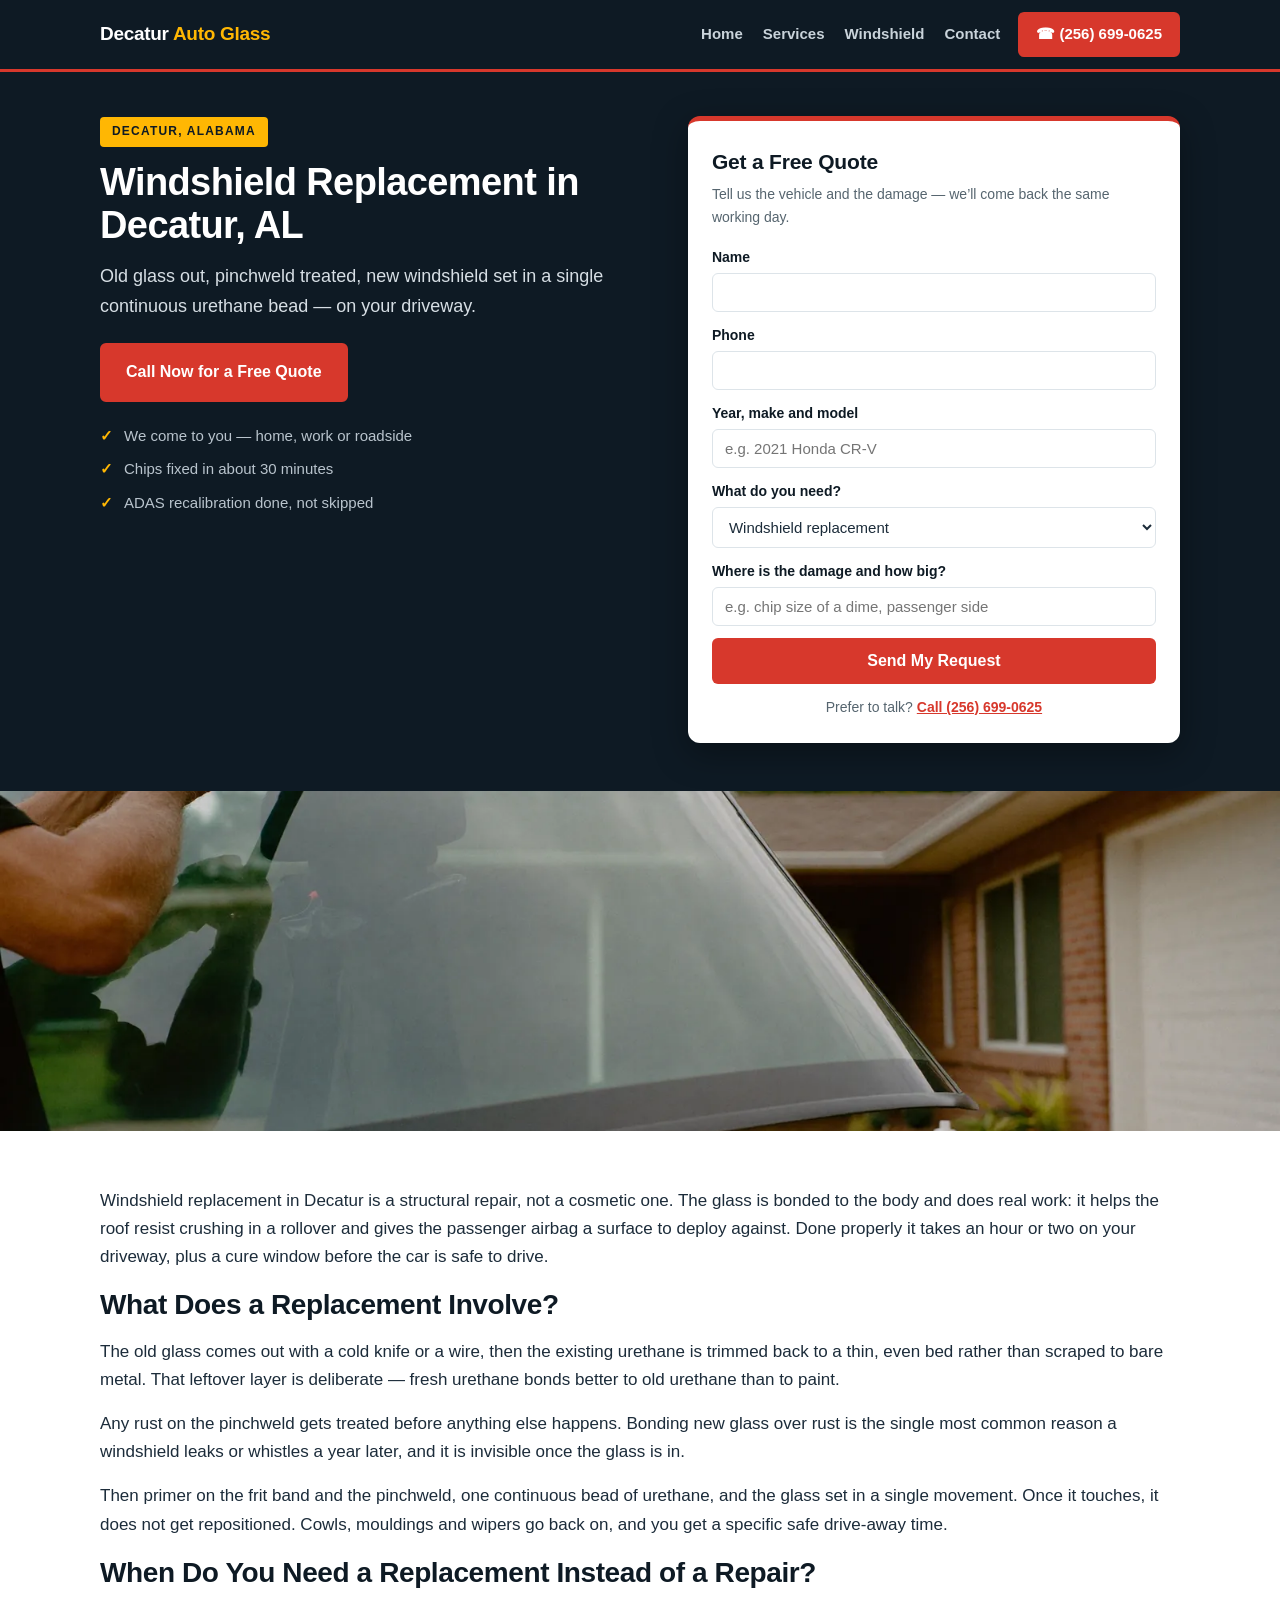
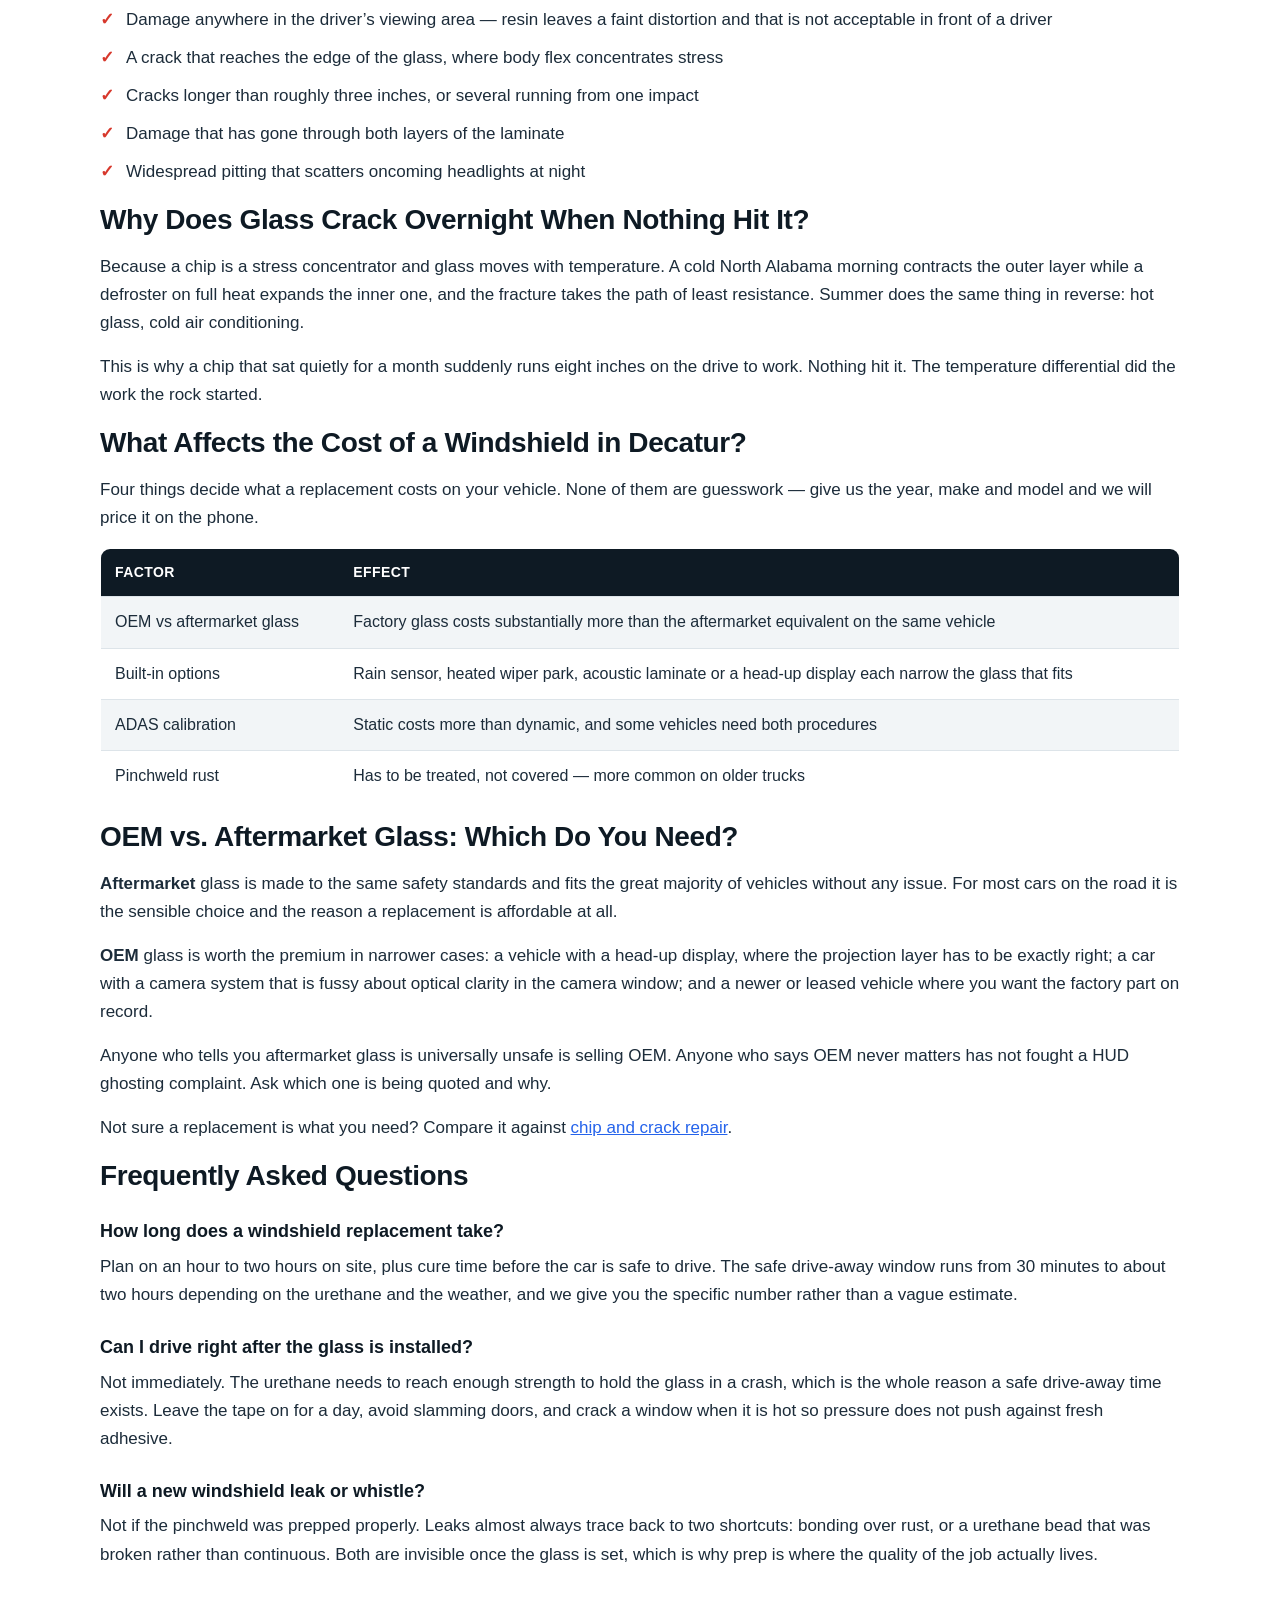
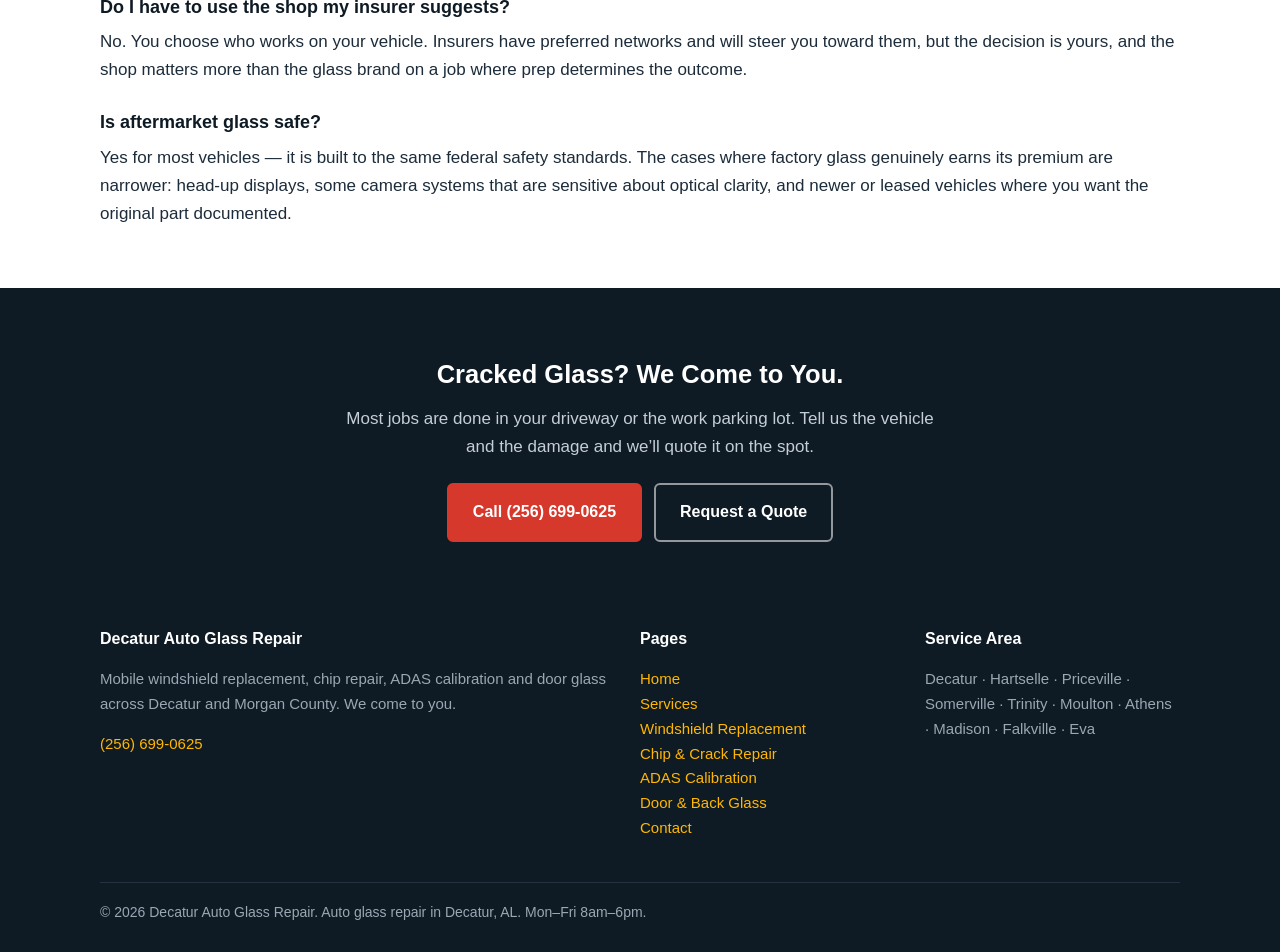
<file: windshield-replacement-decatur.html>
<!DOCTYPE html>
<html lang="en">
<head>
<meta charset="utf-8">
<meta name="viewport" content="width=device-width, initial-scale=1">
<title>Windshield Replacement in Decatur, AL | Mobile</title>
<meta name="description" content="Mobile windshield replacement in Decatur, AL. Rust-treated pinchweld, stated safe drive-away time, ADAS calibration included. Call (256) 699-0625.">
<link rel="canonical" href="https://www.decaturautoglassrepair.com/windshield-replacement-decatur.html">
<link rel="stylesheet" href="styles.css">
</head>
<body>

<!-- NAV -->
<nav class="nav">
  <div class="nav-inner">
    <a class="brand" href="/">Decatur <span>Auto Glass</span></a>
    <div class="nav-links">
      <a href="/">Home</a>
      <a href="services.html">Services</a>
      <a href="windshield-replacement-decatur.html">Windshield</a>
      <a href="contact.html">Contact</a>
    </div>
    <a class="nav-cta" href="tel:+12566990625">&#9742; (256) 699-0625</a>
  </div>
</nav>

<header class="hero">
  <div class="wrap hero-grid">
    <div class="hero-copy">
      <span class="eyebrow">Decatur, Alabama</span>
      <h1>Windshield Replacement in Decatur, AL</h1>
      <p class="hero-sub">Old glass out, pinchweld treated, new windshield set in a single continuous urethane bead &mdash; on your driveway.</p>
      <a class="btn" href="tel:+12566990625">Call Now for a Free Quote</a>
      <ul class="hero-points">
        <li>We come to you &mdash; home, work or roadside</li>
        <li>Chips fixed in about 30 minutes</li>
        <li>ADAS recalibration done, not skipped</li>
      </ul>
    </div>
    <div class="hero-form">
      <h2>Get a Free Quote</h2>
      <p class="form-note">Tell us the vehicle and the damage &mdash; we&rsquo;ll come back the same working day.</p>
      <form action="https://formspree.io/f/mzebyjeb" method="POST">
        <input type="hidden" name="_subject" value="New Lead &mdash; Windshield Replacement">
        <label for="hf-name">Name</label>
        <input type="text" id="hf-name" name="name" required>
        <label for="hf-phone">Phone</label>
        <input type="tel" id="hf-phone" name="phone" required>
        <label for="hf-vehicle">Year, make and model</label>
        <input type="text" id="hf-vehicle" name="vehicle" placeholder="e.g. 2021 Honda CR-V" required>
        <label for="hf-service">What do you need?</label>
        <select id="hf-service" name="service">
          <option>Windshield replacement</option>
          <option>Chip or crack repair</option>
          <option>ADAS calibration</option>
          <option>Door or back glass</option>
          <option>Not sure &mdash; need advice</option>
        </select>
        <label for="hf-damage">Where is the damage and how big?</label>
        <input type="text" id="hf-damage" name="damage" placeholder="e.g. chip size of a dime, passenger side">
        <input type="text" name="_gotcha" style="display:none" tabindex="-1">
        <button type="submit">Send My Request</button>
      </form>
      <p class="form-alt">Prefer to talk? <a href="tel:+12566990625">Call (256) 699-0625</a></p>
    </div>
  </div>
</header>

<section class="hero-band">
  <img src="windshield-replacement-decatur.webp" alt="Technician cutting an old windshield out of a vehicle" width="1600" height="900">
</section>

<section class="section">
  <div class="wrap">
<p>Windshield replacement in Decatur is a structural repair, not a cosmetic one. The glass is bonded to the body and does real work: it helps the roof resist crushing in a rollover and gives the passenger airbag a surface to deploy against. Done properly it takes an hour or two on your driveway, plus a cure window before the car is safe to drive.</p>

<h2>What Does a Replacement Involve?</h2>
<p>The old glass comes out with a cold knife or a wire, then the existing urethane is trimmed back to a thin, even bed rather than scraped to bare metal. That leftover layer is deliberate &mdash; fresh urethane bonds better to old urethane than to paint.</p>
<p>Any rust on the pinchweld gets treated before anything else happens. Bonding new glass over rust is the single most common reason a windshield leaks or whistles a year later, and it is invisible once the glass is in.</p>
<p>Then primer on the frit band and the pinchweld, one continuous bead of urethane, and the glass set in a single movement. Once it touches, it does not get repositioned. Cowls, mouldings and wipers go back on, and you get a specific safe drive-away time.</p>

<h2>When Do You Need a Replacement Instead of a Repair?</h2>
<ul class="checks">
  <li>Damage anywhere in the driver&rsquo;s viewing area &mdash; resin leaves a faint distortion and that is not acceptable in front of a driver</li>
  <li>A crack that reaches the edge of the glass, where body flex concentrates stress</li>
  <li>Cracks longer than roughly three inches, or several running from one impact</li>
  <li>Damage that has gone through both layers of the laminate</li>
  <li>Widespread pitting that scatters oncoming headlights at night</li>
</ul>

<h2>Why Does Glass Crack Overnight When Nothing Hit It?</h2>
<p>Because a chip is a stress concentrator and glass moves with temperature. A cold North Alabama morning contracts the outer layer while a defroster on full heat expands the inner one, and the fracture takes the path of least resistance. Summer does the same thing in reverse: hot glass, cold air conditioning.</p>
<p>This is why a chip that sat quietly for a month suddenly runs eight inches on the drive to work. Nothing hit it. The temperature differential did the work the rock started.</p>

<h2>What Affects the Cost of a Windshield in Decatur?</h2>
<p>Four things decide what a replacement costs on your vehicle. None of them are guesswork &mdash; give us the year, make and model and we will price it on the phone.</p>
<div class="table-scroll">
<table class="price">
  <tr><th>Factor</th><th>Effect</th></tr>
  <tr><td>OEM vs aftermarket glass</td><td>Factory glass costs substantially more than the aftermarket equivalent on the same vehicle</td></tr>
  <tr><td>Built-in options</td><td>Rain sensor, heated wiper park, acoustic laminate or a head-up display each narrow the glass that fits</td></tr>
  <tr><td>ADAS calibration</td><td>Static costs more than dynamic, and some vehicles need both procedures</td></tr>
  <tr><td>Pinchweld rust</td><td>Has to be treated, not covered &mdash; more common on older trucks</td></tr>
</table>
</div>

<h2>OEM vs. Aftermarket Glass: Which Do You Need?</h2>
<p><strong>Aftermarket</strong> glass is made to the same safety standards and fits the great majority of vehicles without any issue. For most cars on the road it is the sensible choice and the reason a replacement is affordable at all.</p>
<p><strong>OEM</strong> glass is worth the premium in narrower cases: a vehicle with a head-up display, where the projection layer has to be exactly right; a car with a camera system that is fussy about optical clarity in the camera window; and a newer or leased vehicle where you want the factory part on record.</p>
<p>Anyone who tells you aftermarket glass is universally unsafe is selling OEM. Anyone who says OEM never matters has not fought a HUD ghosting complaint. Ask which one is being quoted and why.</p>
<p>Not sure a replacement is what you need? Compare it against <a href="windshield-chip-repair-decatur.html" style="color: #2563eb; text-decoration: underline;">chip and crack repair</a>.</p>

    <div class="faq">
<h2>Frequently Asked Questions</h2>
<h3>How long does a windshield replacement take?</h3>
<p>Plan on an hour to two hours on site, plus cure time before the car is safe to drive. The safe drive-away window runs from 30 minutes to about two hours depending on the urethane and the weather, and we give you the specific number rather than a vague estimate.</p>
<h3>Can I drive right after the glass is installed?</h3>
<p>Not immediately. The urethane needs to reach enough strength to hold the glass in a crash, which is the whole reason a safe drive-away time exists. Leave the tape on for a day, avoid slamming doors, and crack a window when it is hot so pressure does not push against fresh adhesive.</p>
<h3>Will a new windshield leak or whistle?</h3>
<p>Not if the pinchweld was prepped properly. Leaks almost always trace back to two shortcuts: bonding over rust, or a urethane bead that was broken rather than continuous. Both are invisible once the glass is set, which is why prep is where the quality of the job actually lives.</p>
<h3>Do I have to use the shop my insurer suggests?</h3>
<p>No. You choose who works on your vehicle. Insurers have preferred networks and will steer you toward them, but the decision is yours, and the shop matters more than the glass brand on a job where prep determines the outcome.</p>
<h3>Is aftermarket glass safe?</h3>
<p>Yes for most vehicles &mdash; it is built to the same federal safety standards. The cases where factory glass genuinely earns its premium are narrower: head-up displays, some camera systems that are sensitive about optical clarity, and newer or leased vehicles where you want the original part documented.</p>
    </div>
  </div>
</section>

<section class="band">
  <div class="wrap">
    <h2>Cracked Glass? We Come to You.</h2>
    <p>Most jobs are done in your driveway or the work parking lot. Tell us the vehicle and the damage and we&rsquo;ll quote it on the spot.</p>
    <div class="btn-row" style="justify-content:center">
      <a class="btn" href="tel:+12566990625">Call (256) 699-0625</a>
      <a class="btn btn-ghost" href="contact.html">Request a Quote</a>
    </div>
  </div>
</section>

<!-- FOOTER -->
<footer class="footer">
  <div class="wrap">
    <div class="foot-grid">
      <div>
        <h4>Decatur Auto Glass Repair</h4>
        <p>Mobile windshield replacement, chip repair, ADAS calibration and door glass across Decatur and Morgan County. We come to you.</p>
        <p><a href="tel:+12566990625">(256) 699-0625</a></p>
      </div>
      <div>
        <h4>Pages</h4>
        <p><a href="/">Home</a><br>
        <a href="services.html">Services</a><br>
        <a href="windshield-replacement-decatur.html">Windshield Replacement</a><br>
        <a href="windshield-chip-repair-decatur.html">Chip &amp; Crack Repair</a><br>
        <a href="adas-calibration-decatur.html">ADAS Calibration</a><br>
        <a href="car-window-replacement-decatur.html">Door &amp; Back Glass</a><br>
        <a href="contact.html">Contact</a></p>
      </div>
      <div>
        <h4>Service Area</h4>
        <p>Decatur &middot; Hartselle &middot; Priceville &middot; Somerville &middot; Trinity &middot; Moulton &middot; Athens &middot; Madison &middot; Falkville &middot; Eva</p>
      </div>
    </div>
    <div class="foot-bottom">&copy; 2026 Decatur Auto Glass Repair. Auto glass repair in Decatur, AL. Mon&ndash;Fri 8am&ndash;6pm.</div>
  </div>
</footer>

<script type="application/ld+json">
{"@context": "https://schema.org", "@type": "AutoGlassShop", "name": "Decatur Auto Glass Repair", "telephone": "(256) 699-0625", "address": {"@type": "PostalAddress", "addressLocality": "Decatur", "addressRegion": "AL", "addressCountry": "US"}, "areaServed": "Decatur, AL", "description": "Mobile auto glass repair in Decatur, AL", "openingHours": "Mo-Fr 08:00-18:00"}
</script>
<script type="application/ld+json">
{"@context": "https://schema.org", "@type": "FAQPage", "mainEntity": [{"@type": "Question", "name": "How long does a windshield replacement take?", "acceptedAnswer": {"@type": "Answer", "text": "Plan on an hour to two hours on site, plus cure time before the car is safe to drive. The safe drive-away window runs from 30 minutes to about two hours depending on the urethane and the weather, and we give you the specific number rather than a vague estimate."}}, {"@type": "Question", "name": "Can I drive right after the glass is installed?", "acceptedAnswer": {"@type": "Answer", "text": "Not immediately. The urethane needs to reach enough strength to hold the glass in a crash, which is the whole reason a safe drive-away time exists. Leave the tape on for a day, avoid slamming doors, and crack a window when it is hot so pressure does not push against fresh adhesive."}}, {"@type": "Question", "name": "Will a new windshield leak or whistle?", "acceptedAnswer": {"@type": "Answer", "text": "Not if the pinchweld was prepped properly. Leaks almost always trace back to two shortcuts: bonding over rust, or a urethane bead that was broken rather than continuous. Both are invisible once the glass is set, which is why prep is where the quality of the job actually lives."}}, {"@type": "Question", "name": "Do I have to use the shop my insurer suggests?", "acceptedAnswer": {"@type": "Answer", "text": "No. You choose who works on your vehicle. Insurers have preferred networks and will steer you toward them, but the decision is yours, and the shop matters more than the glass brand on a job where prep determines the outcome."}}, {"@type": "Question", "name": "Is aftermarket glass safe?", "acceptedAnswer": {"@type": "Answer", "text": "Yes for most vehicles &mdash; it is built to the same federal safety standards. The cases where factory glass genuinely earns its premium are narrower: head-up displays, some camera systems that are sensitive about optical clarity, and newer or leased vehicles where you want the original part documented."}}]}
</script>
<script type="application/ld+json">
{"@context": "https://schema.org", "@type": "Service", "serviceType": "Windshield Replacement", "areaServed": "Decatur", "provider": {"@type": "AutoGlassShop", "name": "Decatur Auto Glass Repair"}}
</script>
</body>
</html>
</file>
<file: styles.css>
:root{
  --ink:#0e1a24; --steel:#1c2c3a; --red:#d7382c; --red-dk:#b52c22;
  --amber:#ffb703; --light:#f2f5f7; --white:#fff; --muted:#56656f;
  --line:#dde4e9; --shadow:0 6px 24px rgba(14,26,36,.11);
}
*{box-sizing:border-box}
body{margin:0;font-family:-apple-system,BlinkMacSystemFont,"Segoe UI",Roboto,Helvetica,Arial,sans-serif;
  color:var(--steel);background:var(--white);line-height:1.65;font-size:17px;-webkit-font-smoothing:antialiased}
img{max-width:100%;height:auto;display:block}
a{color:var(--red)}
.wrap{max-width:1120px;margin:0 auto;padding:0 20px}

/* NAV */
.nav{position:sticky;top:0;z-index:50;background:var(--ink);border-bottom:3px solid var(--red)}
.nav-inner{max-width:1120px;margin:0 auto;padding:12px 20px;display:flex;align-items:center;gap:18px;flex-wrap:wrap}
.brand{color:var(--white);font-weight:800;font-size:19px;letter-spacing:-.3px;text-decoration:none;line-height:1.2}
.brand span{color:var(--amber)}
.nav-links{display:flex;gap:20px;margin-left:auto;flex-wrap:wrap}
.nav-links a{color:#c9d3da;text-decoration:none;font-size:15px;font-weight:600}
.nav-links a:hover{color:var(--amber)}
.nav-cta{background:var(--red);color:var(--white);text-decoration:none;font-weight:800;font-size:15px;
  padding:10px 18px;border-radius:6px;white-space:nowrap}
.nav-cta:hover{background:var(--red-dk)}

/* HERO + QUOTE FORM */
.hero{background:var(--ink);padding:44px 0 48px}
.hero-grid{display:grid;grid-template-columns:1.05fr .95fr;gap:44px;align-items:start}
.hero-copy h1{color:var(--white);font-size:38px;line-height:1.15;margin:0 0 14px;font-weight:800;letter-spacing:-.6px}
.hero-copy p.hero-sub{color:#d6dee4;font-size:18px;margin:0 0 22px}
.eyebrow{display:inline-block;background:var(--amber);color:var(--ink);font-weight:800;font-size:12px;
  letter-spacing:1.2px;text-transform:uppercase;padding:5px 12px;border-radius:4px;margin-bottom:14px}
.hero-points{list-style:none;padding:0;margin:22px 0 0}
.hero-points li{color:#b9c4cd;font-size:15px;padding-left:24px;position:relative;margin-bottom:9px}
.hero-points li:before{content:"\2713";position:absolute;left:0;color:var(--amber);font-weight:800}
.hero-form{background:var(--white);border-radius:12px;padding:24px;box-shadow:0 10px 34px rgba(0,0,0,.36);
  border-top:5px solid var(--red)}
.hero-form h2{font-size:21px;margin:0 0 4px;color:var(--ink);font-weight:800;letter-spacing:-.2px}
.hero-form .form-note{font-size:14px;color:var(--muted);margin:0 0 16px}
.hero-form label{font-size:14px;margin-bottom:4px}
.hero-form input,.hero-form select{margin-bottom:12px;padding:10px 12px;font-size:15px}
.hero-form button{width:100%;padding:14px 20px;font-size:16px}
.form-alt{text-align:center;font-size:14px;color:var(--muted);margin:12px 0 0}
.form-alt a{font-weight:700}
.hero-band{line-height:0;background:var(--ink)}
.hero-band img{width:100%;height:340px;object-fit:cover}

.btn{display:inline-block;background:var(--red);color:var(--white);text-decoration:none;font-weight:800;
  padding:14px 24px;border-radius:6px;font-size:16px;border:2px solid var(--red)}
.btn:hover{background:var(--red-dk);border-color:var(--red-dk)}
.btn-ghost{background:transparent;color:var(--white);border:2px solid rgba(255,255,255,.55)}

/* SECTIONS */
.section{padding:56px 0}
.section.alt{background:var(--light)}
.section h2{font-size:28px;line-height:1.25;margin:0 0 16px;color:var(--ink);font-weight:800;letter-spacing:-.4px}
.section h3{font-size:19px;margin:26px 0 8px;color:var(--ink);font-weight:700}
.section p{margin:0 0 16px}
.lead{font-size:19px;color:var(--muted)}
.grid2{display:grid;grid-template-columns:1fr 1fr;gap:36px;align-items:start}
.grid3{display:grid;grid-template-columns:repeat(3,1fr);gap:22px}
.card{background:var(--white);border:1px solid var(--line);border-radius:10px;padding:22px;box-shadow:var(--shadow)}
.card h3{margin-top:0}
.figure{border-radius:10px;overflow:hidden;box-shadow:var(--shadow)}
ul.checks{list-style:none;padding:0;margin:0 0 16px}
ul.checks li{padding-left:26px;position:relative;margin-bottom:10px}
ul.checks li:before{content:"\2713";position:absolute;left:0;color:var(--red);font-weight:800}

/* VERDICT BOX — repair vs replace */
.verdict{display:grid;grid-template-columns:1fr 1fr;gap:20px;margin:0 0 18px}
.verdict > div{border-radius:10px;padding:20px;border:2px solid var(--line);background:var(--white)}
.verdict .ok{border-color:#2e7d32}
.verdict .no{border-color:var(--red)}
.verdict h3{margin-top:0}

table.price{width:100%;border-collapse:collapse;margin:0 0 16px;background:var(--white);
  border:1px solid var(--line);border-radius:10px;overflow:hidden;font-size:16px}
table.price th{background:var(--ink);color:var(--white);text-align:left;padding:12px 14px;font-size:14px;
  letter-spacing:.4px;text-transform:uppercase}
table.price td{padding:12px 14px;border-top:1px solid var(--line)}
table.price tr:nth-child(even) td{background:var(--light)}
.table-scroll{overflow-x:auto}

.band{background:var(--ink);color:var(--white);padding:44px 0;text-align:center}
.band h2{color:var(--white);margin-bottom:10px}
.band p{color:#c4ced6;max-width:620px;margin:0 auto 22px}
.btn-row{display:flex;gap:12px;flex-wrap:wrap}

.faq h3{font-size:18px;margin:24px 0 6px;color:var(--ink)}
.faq p{margin:0 0 4px}

/* SERVICES GRID */
.svc-grid{display:grid;grid-template-columns:repeat(4,1fr);gap:20px}
.svc-card{background:var(--white);border:1px solid var(--line);border-radius:10px;overflow:hidden;
  box-shadow:var(--shadow);display:flex;flex-direction:column}
.svc-card img{width:100%;height:160px;object-fit:cover}
.svc-card .svc-body{padding:16px 18px 18px;display:flex;flex-direction:column;flex:1}
.svc-card h3{margin:0 0 8px;font-size:17px;color:var(--ink);font-weight:700}
.svc-card p{font-size:14.5px;color:var(--muted);margin:0 0 14px;flex:1}
.svc-card a.svc-link{font-weight:700;font-size:14.5px;color:#2563eb;text-decoration:underline}

/* FOOTER */
.footer{background:var(--ink);color:#9aa8b3;padding:40px 0 28px;font-size:15px}
.footer a{color:var(--amber);text-decoration:none}
.footer h4{color:var(--white);font-size:16px;margin:0 0 10px}
.foot-grid{display:grid;grid-template-columns:2fr 1fr 1fr;gap:30px;margin-bottom:26px}
.foot-bottom{border-top:1px solid #24333f;padding-top:18px;font-size:14px}

form label{display:block;font-weight:700;margin-bottom:6px;font-size:15px;color:var(--ink)}
form input,form select,form textarea{width:100%;padding:12px 14px;border:1px solid var(--line);
  border-radius:6px;font-size:16px;font-family:inherit;margin-bottom:16px;background:var(--white);color:var(--steel)}
form button{background:var(--red);color:var(--white);border:0;padding:14px 28px;border-radius:6px;
  font-size:17px;font-weight:800;cursor:pointer;font-family:inherit}
form button:hover{background:var(--red-dk)}

@media(max-width:980px){ .svc-grid{grid-template-columns:1fr 1fr} }
@media(max-width:860px){
  .grid2,.grid3,.foot-grid,.verdict,.hero-grid{grid-template-columns:1fr}
  .hero-grid{gap:30px}
  .hero-copy h1{font-size:29px}
  .hero-band img{height:220px}
  .svc-grid{grid-template-columns:1fr}
  .nav-links{order:3;margin-left:0;width:100%;gap:16px}
  .nav-cta{margin-left:auto}
  .section{padding:40px 0}
}

/* repair-vs-replace box: green ticks on the left, red crosses on the right */
.verdict .ok ul.checks li:before{content:"\2713";color:#2e7d32}
.verdict .no ul.checks li:before{content:"\2717";color:var(--red)}
</file>
